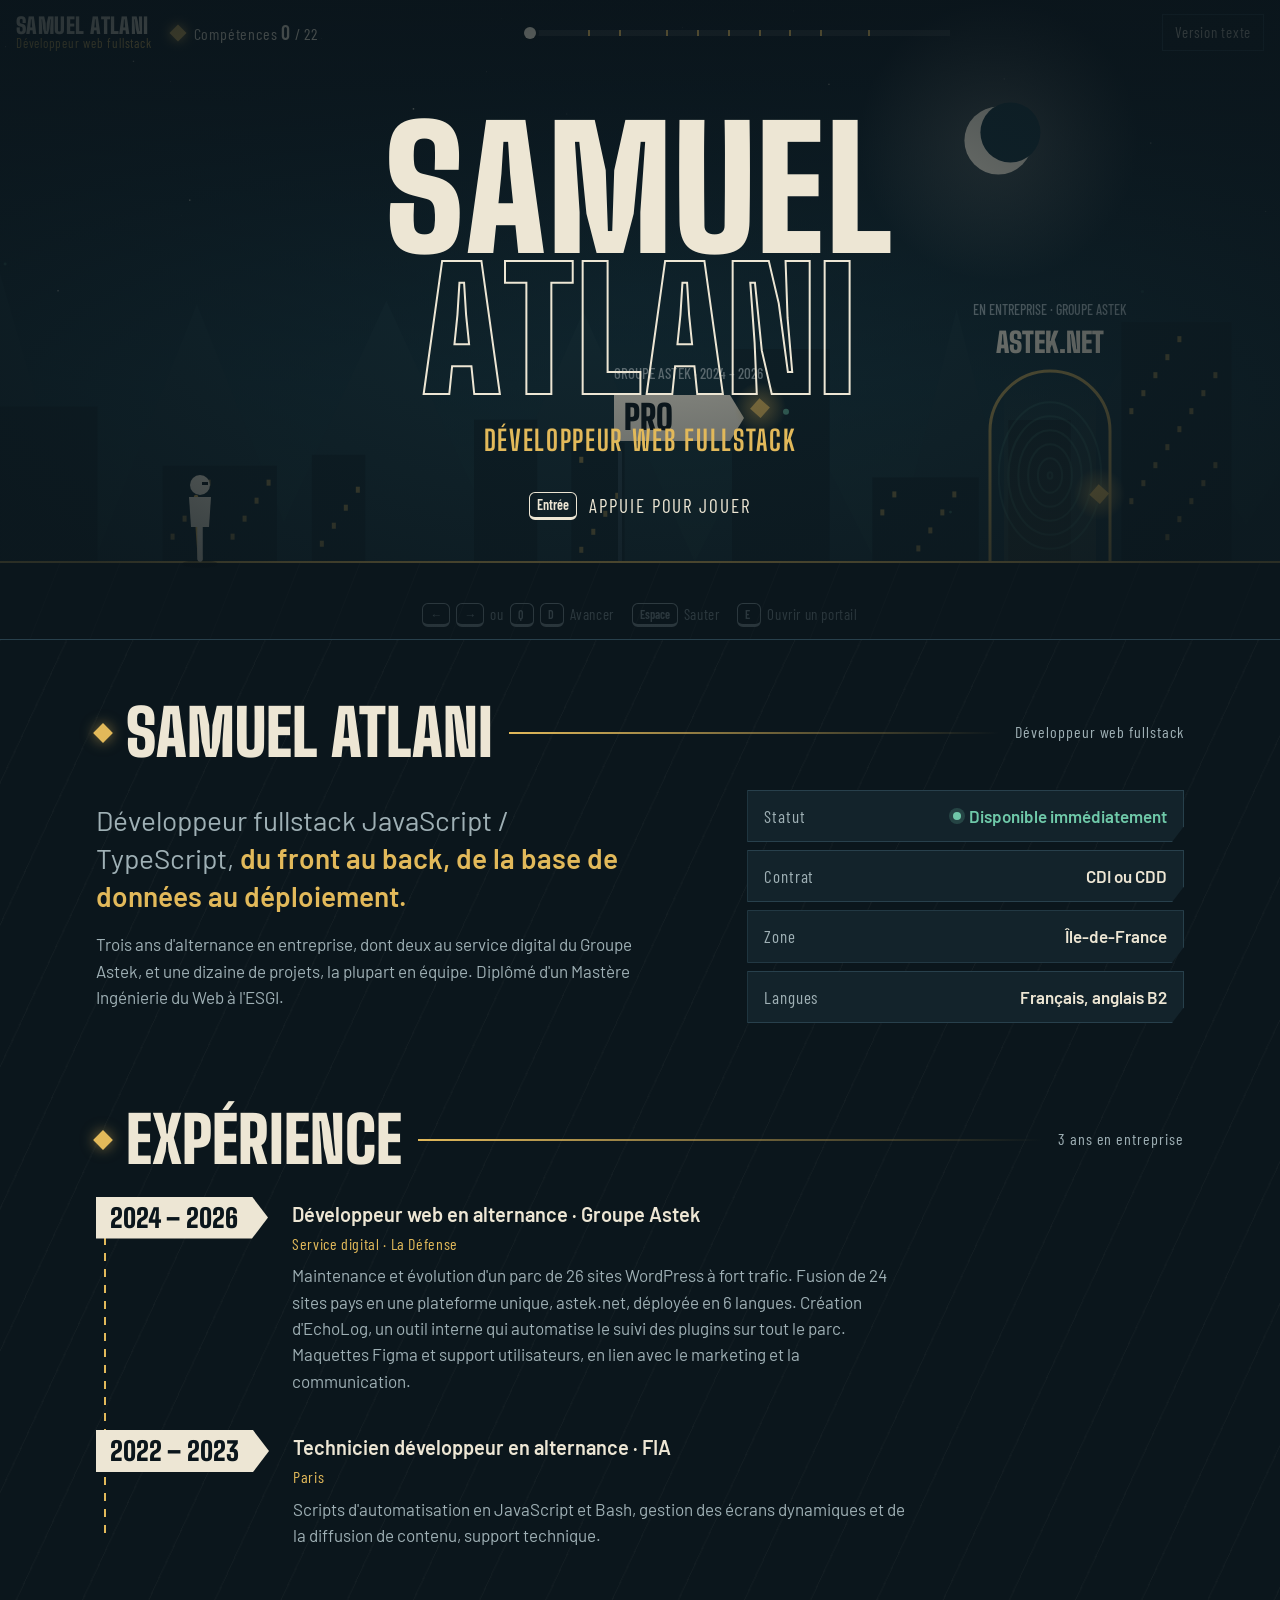
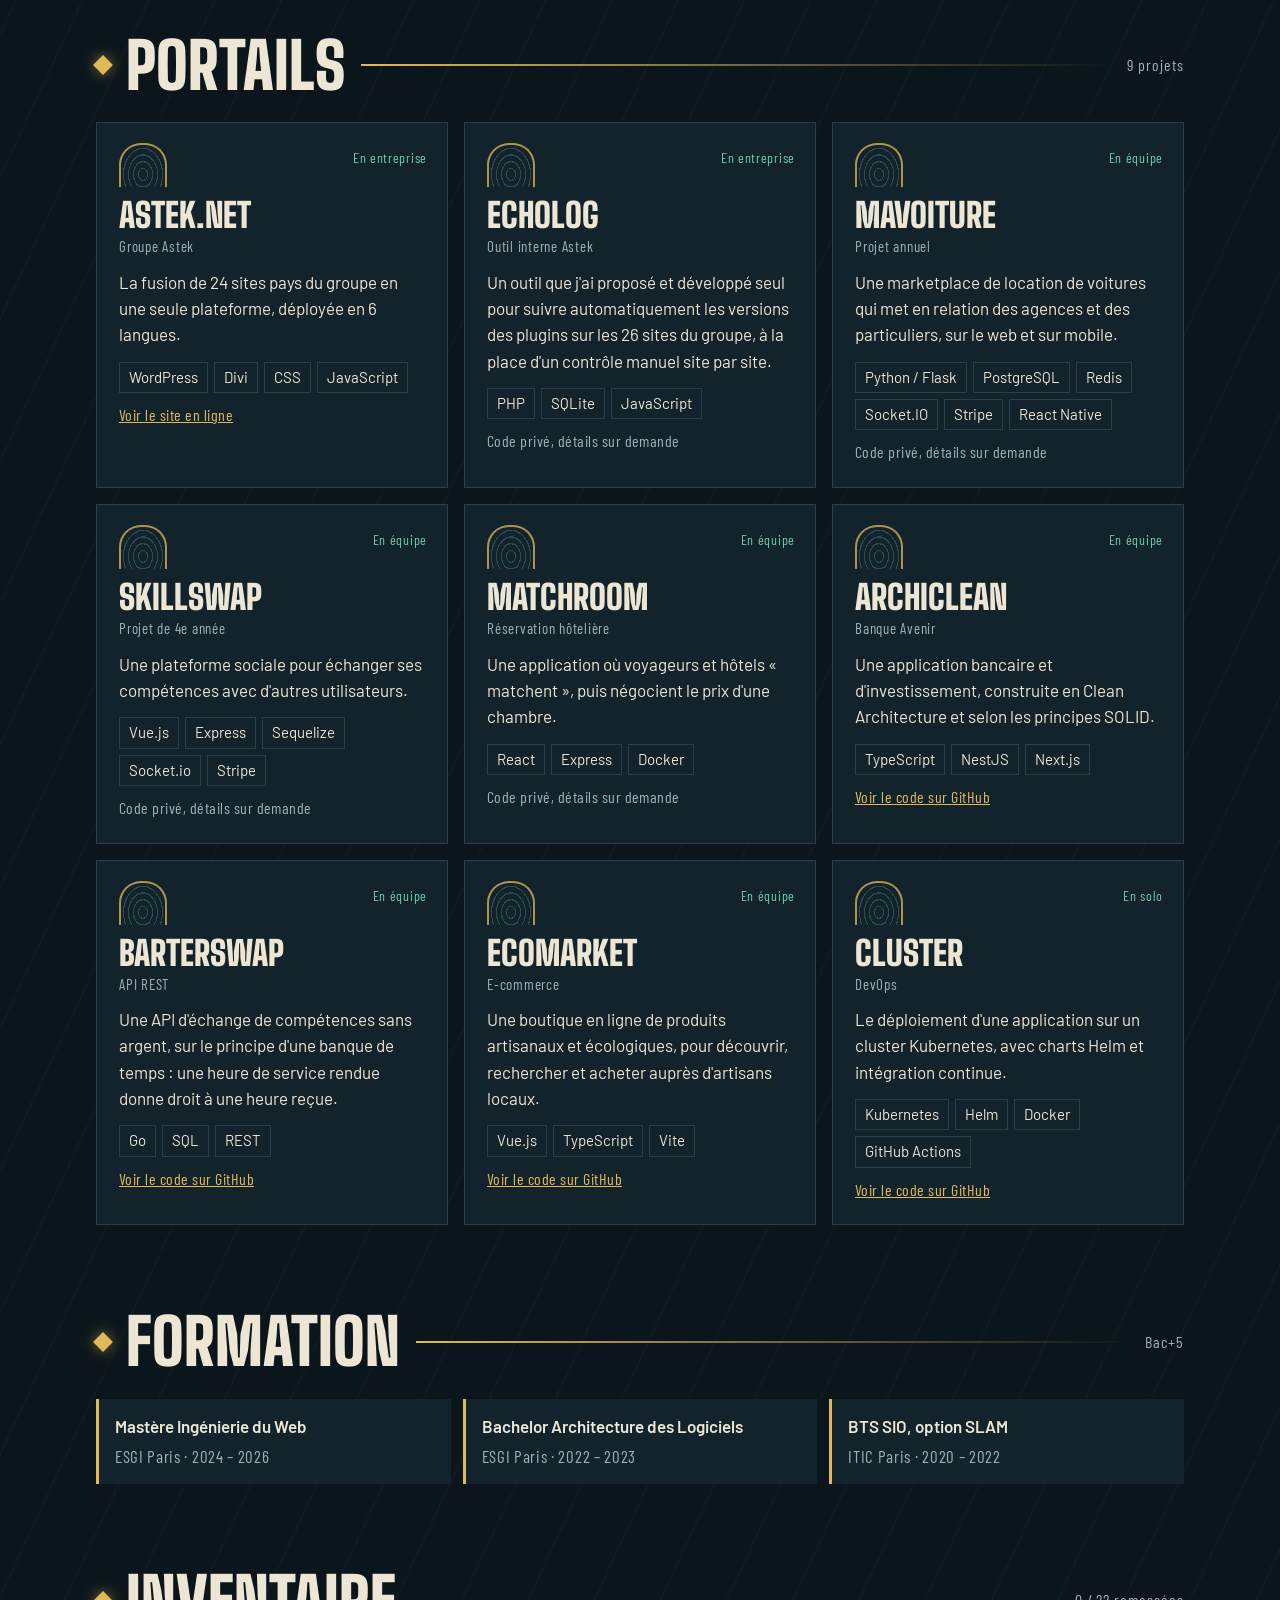
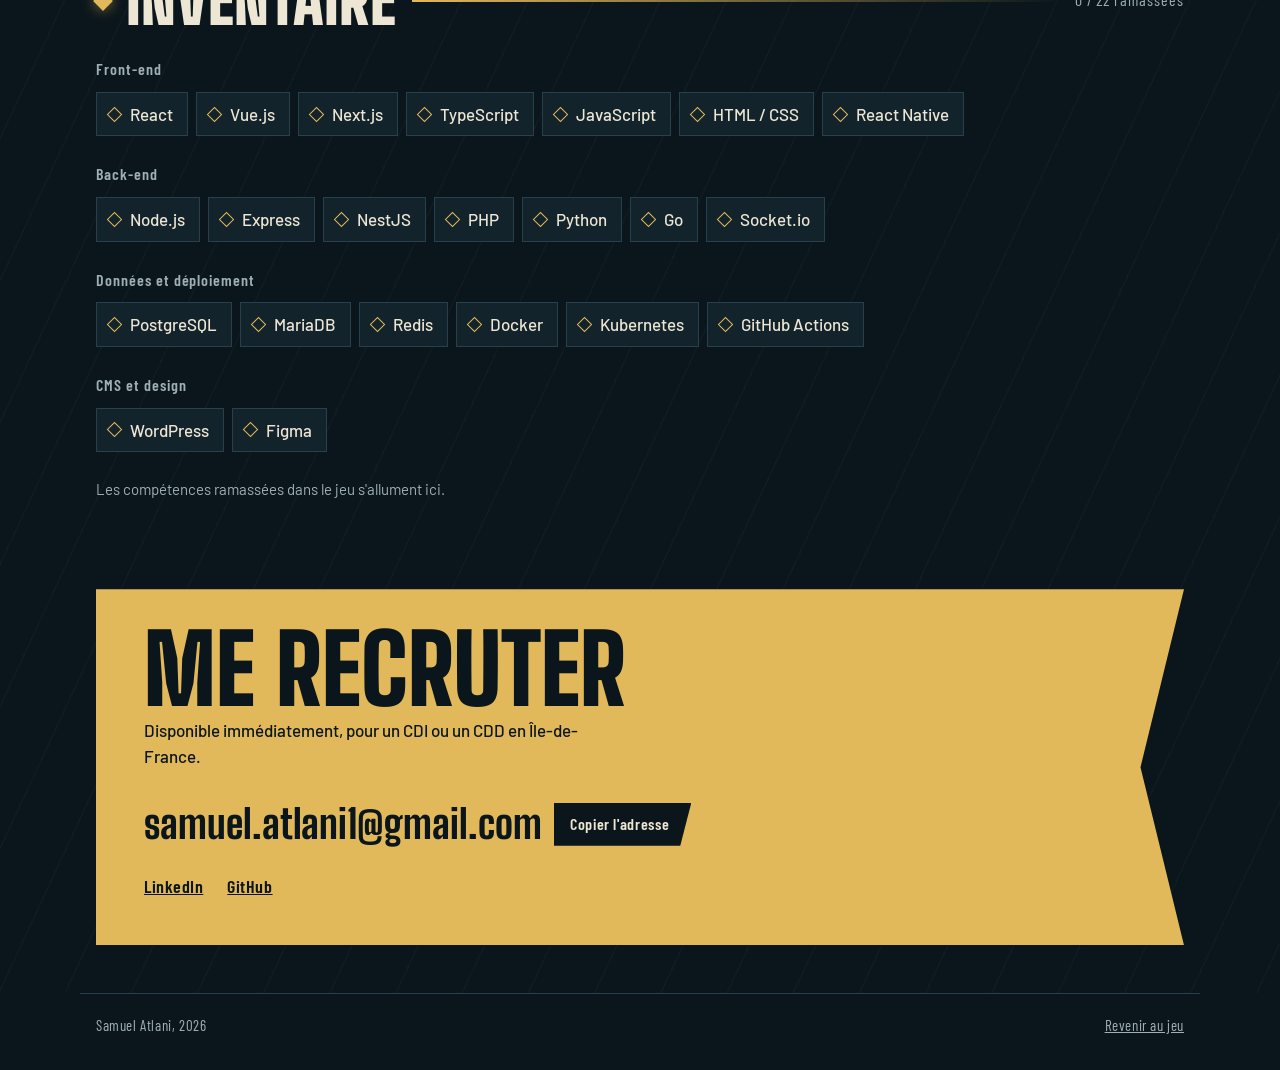
<file: index.html>
<!doctype html>
<html lang="fr">
<head>
<meta charset="utf-8">
<meta name="viewport" content="width=device-width, initial-scale=1, viewport-fit=cover">
<title>Samuel Atlani · Développeur web fullstack</title>
<meta name="description" content="Samuel Atlani, développeur web fullstack junior en Île-de-France. Portfolio jouable : projets, expérience et compétences.">
<meta property="og:title" content="Samuel Atlani · Développeur web fullstack">
<meta property="og:description" content="Portfolio jouable : avance dans le niveau et ouvre les portails pour découvrir mes projets.">
<link rel="icon" href="assets/favicon.svg" type="image/svg+xml">
<link rel="preconnect" href="https://fonts.googleapis.com">
<link rel="preconnect" href="https://fonts.gstatic.com" crossorigin>
<link rel="stylesheet" href="https://fonts.googleapis.com/css2?family=Big+Shoulders+Display:wght@700;800;900&family=Barlow:wght@400;500;600&family=Barlow+Condensed:wght@500;600&display=swap">
<link rel="stylesheet" href="assets/css/style.css">
</head>
<body>
<section class="game" id="game" aria-label="Portfolio jouable : avance avec les flèches, ouvre les portails pour voir les projets">
  <canvas id="cv"></canvas>

  <div class="hud">
    <div class="left"><div class="who"><b>Samuel Atlani</b><span>Développeur web fullstack</span></div><div class="count" aria-live="polite"><i></i><span><span class="lbl">Compétences </span><b id="got">0</b> / <span id="tot">0</span></span></div></div>
    <div class="map" id="map" aria-hidden="true"><span id="dot"></span></div>
    <a class="skip" href="#lecture">Version texte</a>
  </div>

  <button class="prompt" id="prompt" type="button" hidden><span class="key kbd">E</span><span id="ptxt">Ouvrir</span></button>
  <div class="toast" id="toast" aria-live="polite"></div>

  <div class="help" id="help">
    <span><span class="key">←</span><span class="key">→</span> ou <span class="key">Q</span><span class="key">D</span> Avancer</span>
    <span><span class="key">Espace</span> Sauter</span>
    <span><span class="key">E</span> Ouvrir un portail</span>
  </div>
  <div class="pad l"><button id="bl" type="button" aria-label="Aller à gauche">◀</button><button id="br" type="button" aria-label="Aller à droite">▶</button></div>
  <div class="pad r"><button id="bj" type="button" aria-label="Sauter">⤒</button></div>

  <div class="card" id="card" hidden role="dialog" aria-modal="true" aria-labelledby="ctitle">
    <article id="cbody"></article>
  </div>

  <div class="intro" id="intro">
    <h1 id="logo" aria-label="Samuel Atlani"></h1>
    <p class="sub">Développeur web fullstack</p>
    <button class="go" id="go" type="button"><span class="key kbd">Entrée</span><span class="blink"><span class="kbd">Appuie pour jouer</span><span class="touch">Touche pour jouer</span></span></button>
  </div>
</section>

<main class="read" id="lecture">
  <div class="wrap">
    <section aria-labelledby="h-about">
      <div class="shead"><i></i><h2 id="h-about">Samuel Atlani</h2><hr><small>Développeur web fullstack</small></div>
      <div class="about">
        <div>
          <p class="big">Développeur fullstack JavaScript / TypeScript, <b>du front au back, de la base de données au déploiement.</b></p>
          <p>Trois ans d'alternance en entreprise, dont deux au service digital du Groupe Astek, et une dizaine de projets, la plupart en équipe. Diplômé d'un Mastère Ingénierie du Web à l'ESGI.</p>
        </div>
        <ul class="stats">
          <li class="ok"><span>Statut</span><b>Disponible immédiatement</b></li>
          <li><span>Contrat</span><b>CDI ou CDD</b></li>
          <li><span>Zone</span><b>Île-de-France</b></li>
          <li><span>Langues</span><b>Français, anglais B2</b></li>
        </ul>
      </div>
    </section>

    <section aria-labelledby="h-exp">
      <div class="shead"><i></i><h2 id="h-exp">Expérience</h2><hr><small>3 ans en entreprise</small></div>
      <ol class="road">
        <li><span class="plate">2024 – 2026</span><div><h3>Développeur web en alternance · Groupe Astek</h3><div class="sub">Service digital · La Défense</div><p>Maintenance et évolution d'un parc de 26 sites WordPress à fort trafic. Fusion de 24 sites pays en une plateforme unique, astek.net, déployée en 6 langues. Création d'EchoLog, un outil interne qui automatise le suivi des plugins sur tout le parc. Maquettes Figma et support utilisateurs, en lien avec le marketing et la communication.</p></div></li>
        <li><span class="plate">2022 – 2023</span><div><h3>Technicien développeur en alternance · FIA</h3><div class="sub">Paris</div><p>Scripts d'automatisation en JavaScript et Bash, gestion des écrans dynamiques et de la diffusion de contenu, support technique.</p></div></li>
      </ol>
    </section>

    <section aria-labelledby="h-proj">
      <div class="shead"><i></i><h2 id="h-proj">Portails</h2><hr><small id="pcount"></small></div>
      <ul class="plist" id="plist"></ul>
    </section>

    <section aria-labelledby="h-edu">
      <div class="shead"><i></i><h2 id="h-edu">Formation</h2><hr><small>Bac+5</small></div>
      <ul class="edu">
        <li><b>Mastère Ingénierie du Web</b><span>ESGI Paris · 2024 – 2026</span></li>
        <li><b>Bachelor Architecture des Logiciels</b><span>ESGI Paris · 2022 – 2023</span></li>
        <li><b>BTS SIO, option SLAM</b><span>ITIC Paris · 2020 – 2022</span></li>
      </ul>
    </section>

    <section aria-labelledby="h-skills">
      <div class="shead"><i></i><h2 id="h-skills">Inventaire</h2><hr><small id="icount"></small></div>
      <div class="inv" id="skills"></div>
    </section>

    <section aria-labelledby="h-contact" id="contact" class="flag">
      <h2 id="h-contact">Me recruter</h2>
      <p class="lead">Disponible immédiatement, pour un CDI ou un CDD en Île-de-France.</p>
      <div class="mail"><span id="email">samuel.atlani1@gmail.com</span><button class="btn" id="copy" type="button">Copier l'adresse</button></div>
      <div class="links"><a href="https://www.linkedin.com/in/samuel-atlani-118638210">LinkedIn</a><a href="https://github.com/SamEPK">GitHub</a></div>
    </section>
  </div>
</main>
<footer><div class="wrap"><span>Samuel Atlani, 2026</span><a href="#game">Revenir au jeu</a></div></footer>

<script src="assets/js/data.js"></script>
<script src="assets/js/main.js"></script>
</body>
</html>
</file>
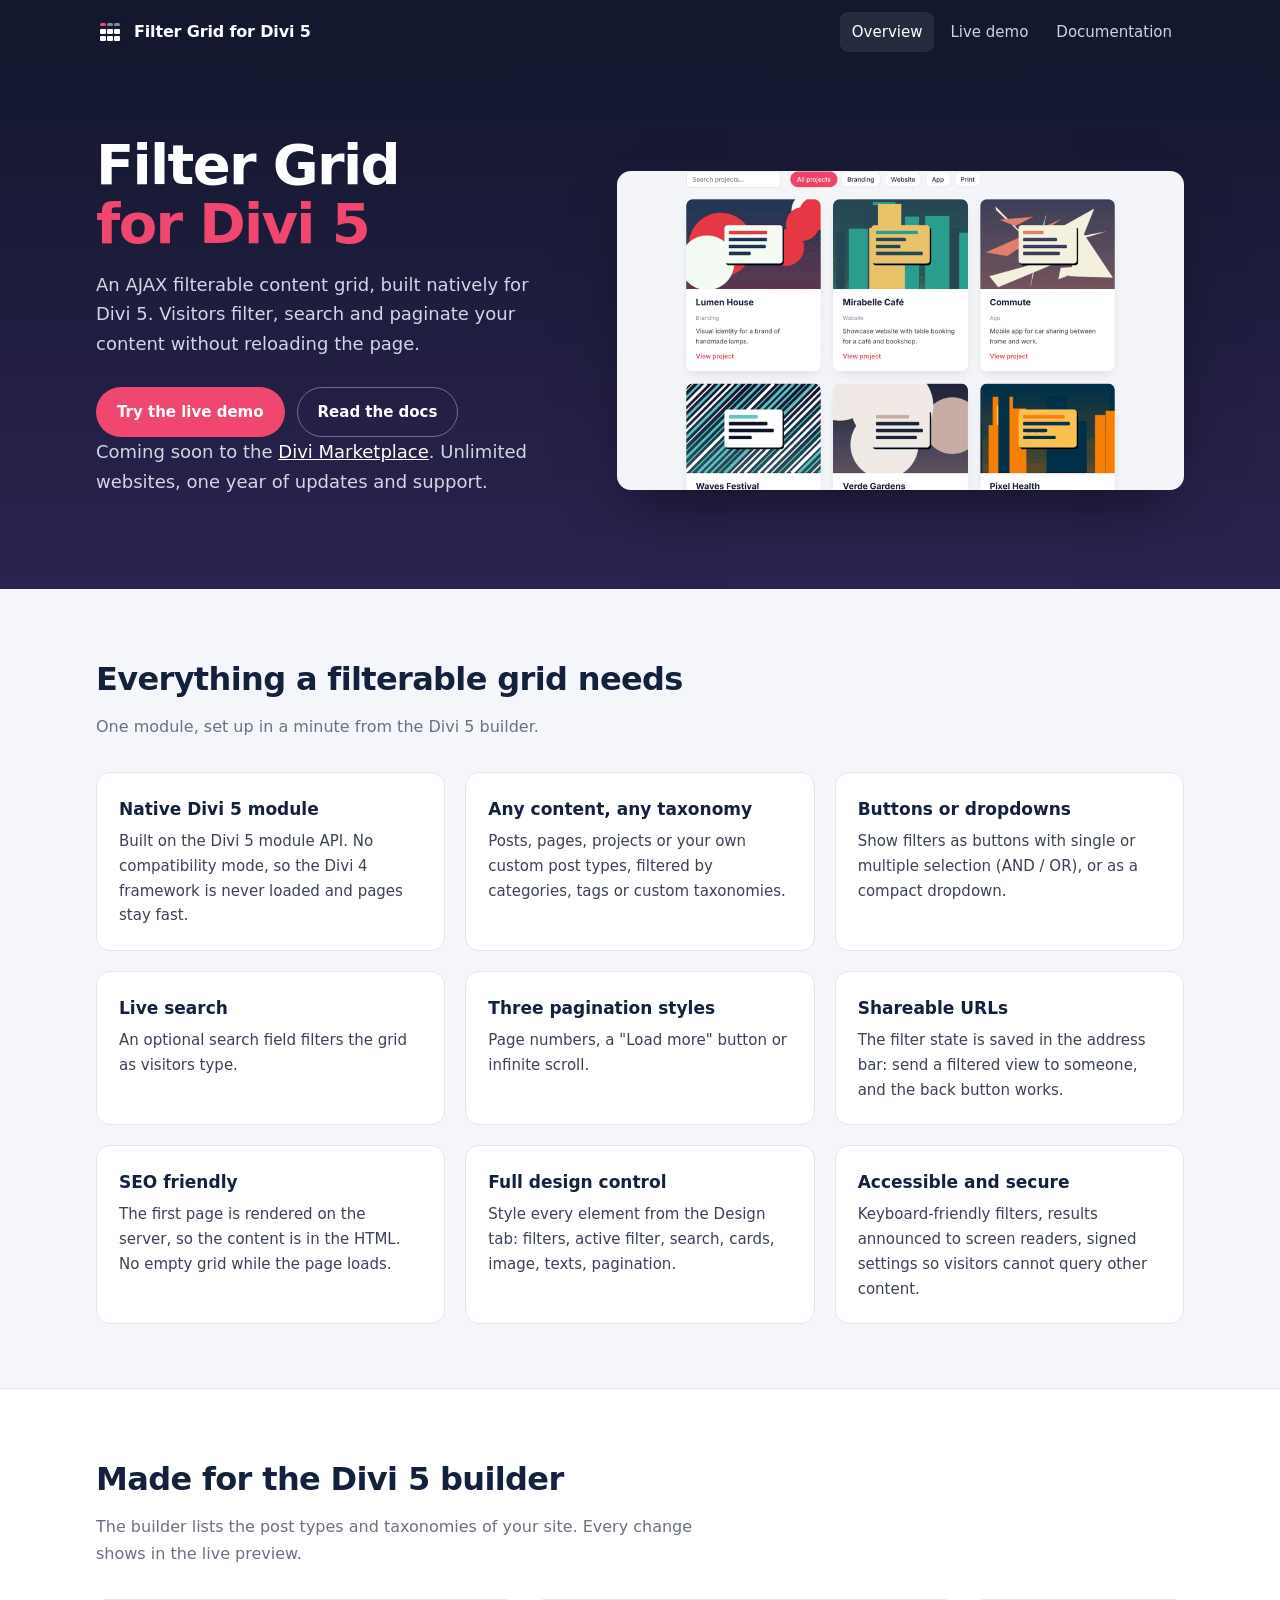
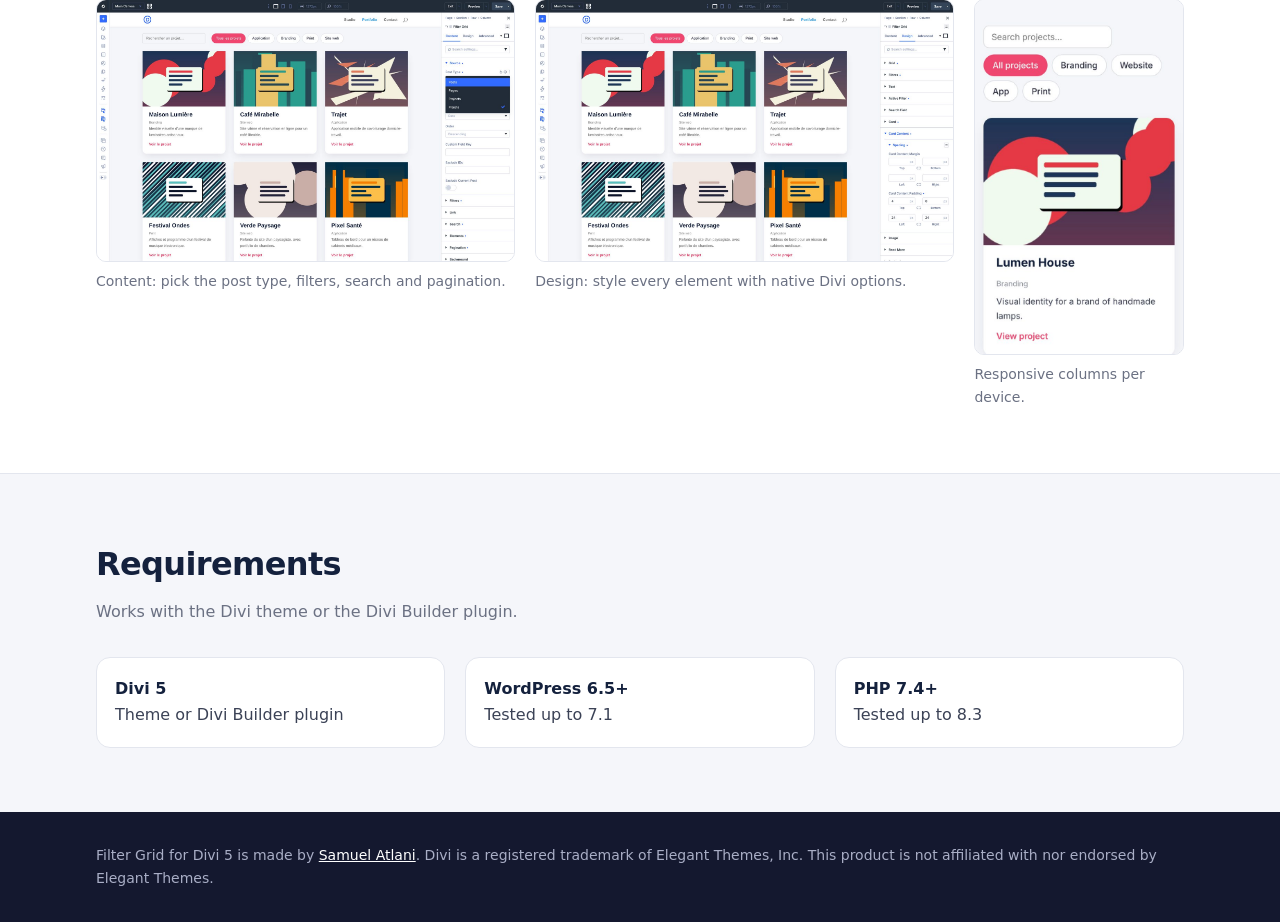
<file: filter-grid/index.html>
<!doctype html>
<html lang="en">
<head>
<meta charset="utf-8">
<meta name="viewport" content="width=device-width, initial-scale=1">
<title>Filter Grid for Divi 5: AJAX filterable grid module</title>
<meta name="description" content="An AJAX filterable content grid built natively for Divi 5: filters, live search, load more and shareable URLs.">
<meta property="og:title" content="Filter Grid for Divi 5: AJAX filterable grid module">
<meta property="og:description" content="An AJAX filterable content grid built natively for Divi 5: filters, live search, load more and shareable URLs.">
<meta property="og:image" content="https://samepk.fr/filter-grid/assets/img/og.jpg">
<link rel="icon" href="data:image/svg+xml,%3Csvg xmlns='http://www.w3.org/2000/svg' viewBox='0 0 28 28'%3E%3Crect width='28' height='28' rx='6' fill='%2314182f'/%3E%3Crect x='4' y='5' width='6' height='3' rx='1.5' fill='%23ef476f'/%3E%3Crect x='11' y='5' width='6' height='3' rx='1.5' fill='%23ffffff' opacity='.5'/%3E%3Crect x='18' y='5' width='6' height='3' rx='1.5' fill='%23ffffff' opacity='.5'/%3E%3Crect x='4' y='11' width='6' height='5' rx='1' fill='%23fff'/%3E%3Crect x='11' y='11' width='6' height='5' rx='1' fill='%23fff'/%3E%3Crect x='18' y='11' width='6' height='5' rx='1' fill='%23fff'/%3E%3Crect x='4' y='18' width='6' height='5' rx='1' fill='%23fff'/%3E%3Crect x='11' y='18' width='6' height='5' rx='1' fill='%23fff'/%3E%3Crect x='18' y='18' width='6' height='5' rx='1' fill='%23fff'/%3E%3C/svg%3E">
<link rel="stylesheet" href="assets/site.css">

</head>
<body>
<header class="top"><div class="wrap"><a class="brand" href=""><img src="data:image/svg+xml,%3Csvg xmlns='http://www.w3.org/2000/svg' viewBox='0 0 28 28'%3E%3Crect width='28' height='28' rx='6' fill='%2314182f'/%3E%3Crect x='4' y='5' width='6' height='3' rx='1.5' fill='%23ef476f'/%3E%3Crect x='11' y='5' width='6' height='3' rx='1.5' fill='%23ffffff' opacity='.5'/%3E%3Crect x='18' y='5' width='6' height='3' rx='1.5' fill='%23ffffff' opacity='.5'/%3E%3Crect x='4' y='11' width='6' height='5' rx='1' fill='%23fff'/%3E%3Crect x='11' y='11' width='6' height='5' rx='1' fill='%23fff'/%3E%3Crect x='18' y='11' width='6' height='5' rx='1' fill='%23fff'/%3E%3Crect x='4' y='18' width='6' height='5' rx='1' fill='%23fff'/%3E%3Crect x='11' y='18' width='6' height='5' rx='1' fill='%23fff'/%3E%3Crect x='18' y='18' width='6' height='5' rx='1' fill='%23fff'/%3E%3C/svg%3E" alt="">Filter Grid for Divi 5</a><nav aria-label="Main"><a href="" aria-current="page">Overview</a><a href="demo/">Live demo</a><a href="docs/">Documentation</a></nav></div></header>

<section class="hero"><div class="wrap">
  <div>
    <h1>Filter Grid<br><span>for Divi 5</span></h1>
    <p>An AJAX filterable content grid, built natively for Divi 5. Visitors filter, search and paginate your content without reloading the page.</p>
    <div class="ctas"><a class="btn btn-primary" href="demo/">Try the live demo</a><a class="btn btn-ghost" href="docs/">Read the docs</a></div>
    <p class="note">Coming soon to the <a href="https://www.elegantthemes.com/marketplace/" style="color:#fff">Divi Marketplace</a>. Unlimited websites, one year of updates and support.</p>
  </div>
  <figure><img src="assets/img/demo.gif" width="960" height="540" alt="A portfolio grid being filtered by project type, then searched for a word."></figure>
</div></section>
<section class="block"><div class="wrap">
  <h2>Everything a filterable grid needs</h2>
  <p class="lead">One module, set up in a minute from the Divi 5 builder.</p>
  <div class="features"><div class="feature"><h3>Native Divi 5 module</h3><p>Built on the Divi 5 module API. No compatibility mode, so the Divi 4 framework is never loaded and pages stay fast.</p></div><div class="feature"><h3>Any content, any taxonomy</h3><p>Posts, pages, projects or your own custom post types, filtered by categories, tags or custom taxonomies.</p></div><div class="feature"><h3>Buttons or dropdowns</h3><p>Show filters as buttons with single or multiple selection (AND / OR), or as a compact dropdown.</p></div><div class="feature"><h3>Live search</h3><p>An optional search field filters the grid as visitors type.</p></div><div class="feature"><h3>Three pagination styles</h3><p>Page numbers, a &quot;Load more&quot; button or infinite scroll.</p></div><div class="feature"><h3>Shareable URLs</h3><p>The filter state is saved in the address bar: send a filtered view to someone, and the back button works.</p></div><div class="feature"><h3>SEO friendly</h3><p>The first page is rendered on the server, so the content is in the HTML. No empty grid while the page loads.</p></div><div class="feature"><h3>Full design control</h3><p>Style every element from the Design tab: filters, active filter, search, cards, image, texts, pagination.</p></div><div class="feature"><h3>Accessible and secure</h3><p>Keyboard-friendly filters, results announced to screen readers, signed settings so visitors cannot query other content.</p></div></div>
</div></section>
<section class="block" style="background:#fff;border-top:1px solid var(--line);border-bottom:1px solid var(--line)"><div class="wrap">
  <h2>Made for the Divi 5 builder</h2>
  <p class="lead">The builder lists the post types and taxonomies of your site. Every change shows in the live preview.</p>
  <div class="shots">
    <figure><img src="assets/img/builder-content.jpg" width="1600" height="1000" alt="Divi 5 builder with the Filter Grid settings open on the post type list." loading="lazy"><figcaption>Content: pick the post type, filters, search and pagination.</figcaption></figure>
    <figure><img src="assets/img/builder-design.jpg" width="1600" height="1000" alt="Divi 5 builder with the Filter Grid design options open." loading="lazy"><figcaption>Design: style every element with native Divi options.</figcaption></figure>
    <figure><img src="assets/img/mobile.jpg" width="600" height="1021" alt="The grid on a phone." loading="lazy"><figcaption>Responsive columns per device.</figcaption></figure>
  </div>
</div></section>
<section class="block"><div class="wrap">
  <h2>Requirements</h2>
  <p class="lead">Works with the Divi theme or the Divi Builder plugin.</p>
  <div class="req"><div><b>Divi 5</b>Theme or Divi Builder plugin</div><div><b>WordPress 6.5+</b>Tested up to 7.1</div><div><b>PHP 7.4+</b>Tested up to 8.3</div></div>
</div></section>

<footer><div class="wrap">Filter Grid for Divi 5 is made by <a href="https://samepk.fr">Samuel Atlani</a>. Divi is a registered trademark of Elegant Themes, Inc. This product is not affiliated with nor endorsed by Elegant Themes.</div></footer>
</body>
</html>
</file>
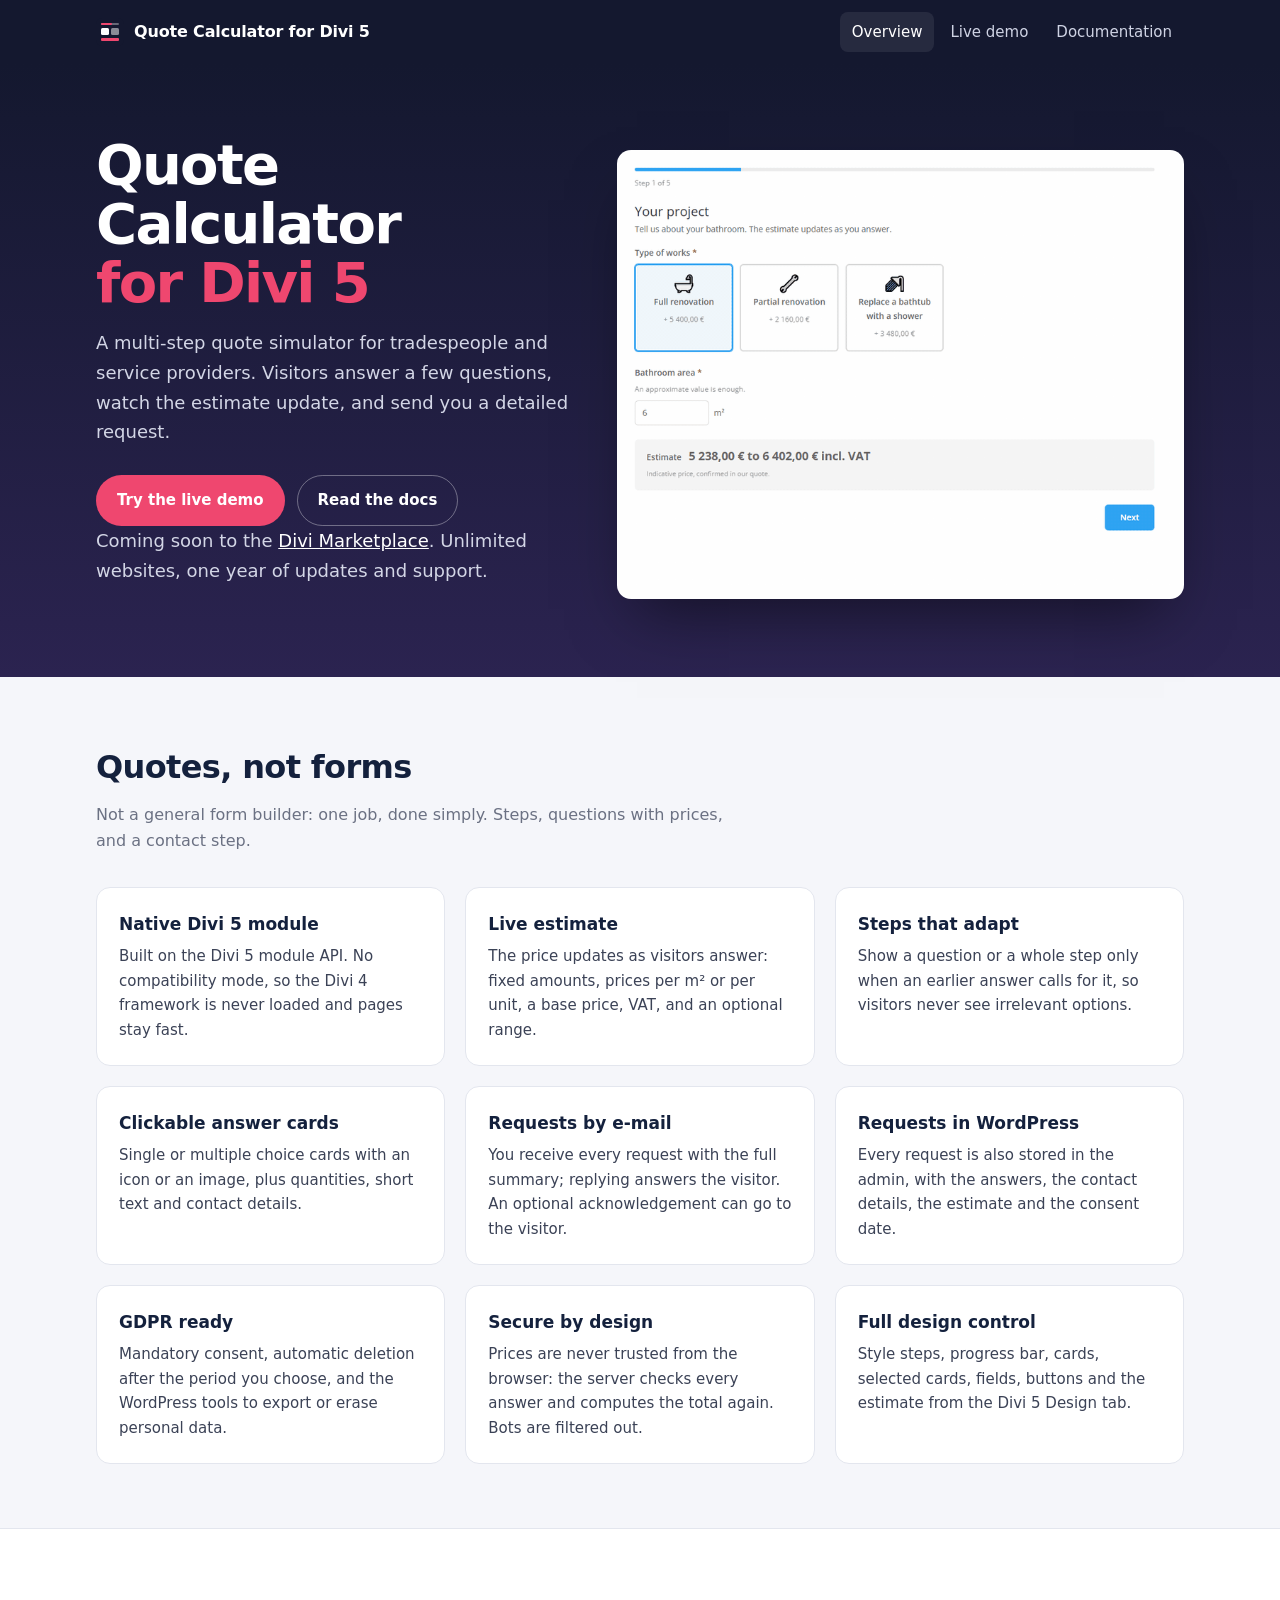
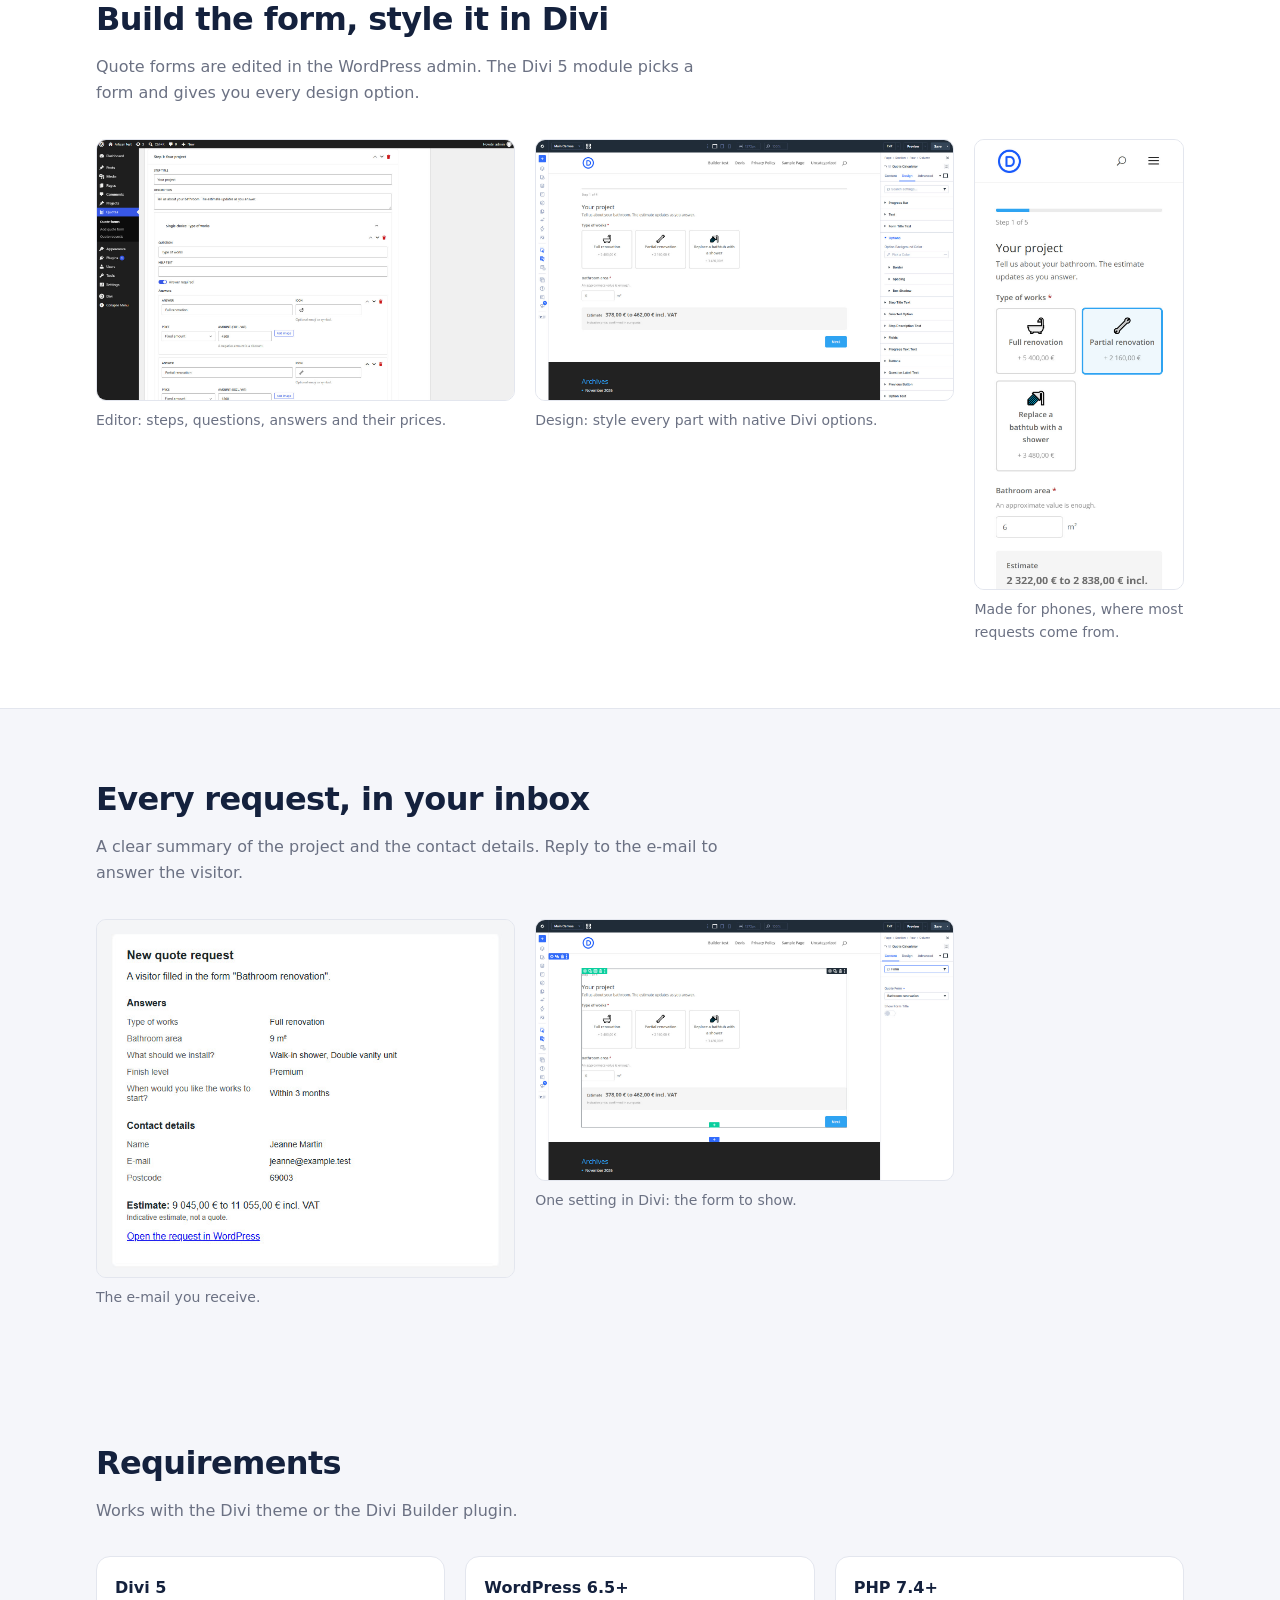
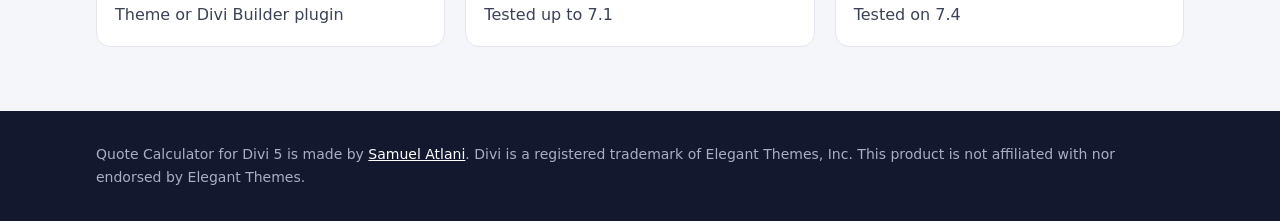
<file: quote-calculator/index.html>
<!doctype html>
<html lang="en">
<head>
<meta charset="utf-8">
<meta name="viewport" content="width=device-width, initial-scale=1">
<title>Quote Calculator for Divi 5: multi-step quote and estimate module</title>
<meta name="description" content="A multi-step quote calculator built natively for Divi 5: live price estimate, conditional steps, requests by e-mail and in the admin, GDPR tools.">
<meta property="og:title" content="Quote Calculator for Divi 5: multi-step quote and estimate module">
<meta property="og:description" content="A multi-step quote calculator built natively for Divi 5: live price estimate, conditional steps, requests by e-mail and in the admin, GDPR tools.">
<meta property="og:image" content="https://samepk.fr/quote-calculator/assets/img/og.jpg">
<link rel="icon" href="data:image/svg+xml,%3Csvg xmlns='http://www.w3.org/2000/svg' viewBox='0 0 28 28'%3E%3Crect width='28' height='28' rx='6' fill='%2314182f'/%3E%3Crect x='5' y='5' width='18' height='2' rx='1' fill='%23ffffff' opacity='.35'/%3E%3Crect x='5' y='5' width='11' height='2' rx='1' fill='%23ef476f'/%3E%3Crect x='5' y='10' width='8' height='7' rx='1.5' fill='%23fff'/%3E%3Crect x='15' y='10' width='8' height='7' rx='1.5' fill='%23fff' opacity='.5'/%3E%3Crect x='5' y='20' width='18' height='3' rx='1' fill='%23ef476f'/%3E%3C/svg%3E">
<link rel="stylesheet" href="assets/site.css">

</head>
<body>
<header class="top"><div class="wrap"><a class="brand" href="./"><img src="data:image/svg+xml,%3Csvg xmlns='http://www.w3.org/2000/svg' viewBox='0 0 28 28'%3E%3Crect width='28' height='28' rx='6' fill='%2314182f'/%3E%3Crect x='5' y='5' width='18' height='2' rx='1' fill='%23ffffff' opacity='.35'/%3E%3Crect x='5' y='5' width='11' height='2' rx='1' fill='%23ef476f'/%3E%3Crect x='5' y='10' width='8' height='7' rx='1.5' fill='%23fff'/%3E%3Crect x='15' y='10' width='8' height='7' rx='1.5' fill='%23fff' opacity='.5'/%3E%3Crect x='5' y='20' width='18' height='3' rx='1' fill='%23ef476f'/%3E%3C/svg%3E" alt="">Quote Calculator for Divi 5</a><nav aria-label="Main"><a href="./" aria-current="page">Overview</a><a href="demo/">Live demo</a><a href="docs/">Documentation</a></nav></div></header>

<section class="hero"><div class="wrap">
  <div>
    <h1>Quote Calculator<br><span>for Divi 5</span></h1>
    <p>A multi-step quote simulator for tradespeople and service providers. Visitors answer a few questions, watch the estimate update, and send you a detailed request.</p>
    <div class="ctas"><a class="btn btn-primary" href="demo/">Try the live demo</a><a class="btn btn-ghost" href="docs/">Read the docs</a></div>
    <p class="note">Coming soon to the <a href="https://www.elegantthemes.com/marketplace/" style="color:#fff">Divi Marketplace</a>. Unlimited websites, one year of updates and support.</p>
  </div>
  <figure><img src="assets/img/demo.gif" width="800" height="633" alt="A bathroom renovation quote: the visitor picks the type of works and the area, adds equipment and a finish level, enters contact details and sends the request. The estimate updates at each step."></figure>
</div></section>
<section class="block"><div class="wrap">
  <h2>Quotes, not forms</h2>
  <p class="lead">Not a general form builder: one job, done simply. Steps, questions with prices, and a contact step.</p>
  <div class="features"><div class="feature"><h3>Native Divi 5 module</h3><p>Built on the Divi 5 module API. No compatibility mode, so the Divi 4 framework is never loaded and pages stay fast.</p></div><div class="feature"><h3>Live estimate</h3><p>The price updates as visitors answer: fixed amounts, prices per m² or per unit, a base price, VAT, and an optional range.</p></div><div class="feature"><h3>Steps that adapt</h3><p>Show a question or a whole step only when an earlier answer calls for it, so visitors never see irrelevant options.</p></div><div class="feature"><h3>Clickable answer cards</h3><p>Single or multiple choice cards with an icon or an image, plus quantities, short text and contact details.</p></div><div class="feature"><h3>Requests by e-mail</h3><p>You receive every request with the full summary; replying answers the visitor. An optional acknowledgement can go to the visitor.</p></div><div class="feature"><h3>Requests in WordPress</h3><p>Every request is also stored in the admin, with the answers, the contact details, the estimate and the consent date.</p></div><div class="feature"><h3>GDPR ready</h3><p>Mandatory consent, automatic deletion after the period you choose, and the WordPress tools to export or erase personal data.</p></div><div class="feature"><h3>Secure by design</h3><p>Prices are never trusted from the browser: the server checks every answer and computes the total again. Bots are filtered out.</p></div><div class="feature"><h3>Full design control</h3><p>Style steps, progress bar, cards, selected cards, fields, buttons and the estimate from the Divi 5 Design tab.</p></div></div>
</div></section>
<section class="block" style="background:#fff;border-top:1px solid var(--line);border-bottom:1px solid var(--line)"><div class="wrap">
  <h2>Build the form, style it in Divi</h2>
  <p class="lead">Quote forms are edited in the WordPress admin. The Divi 5 module picks a form and gives you every design option.</p>
  <div class="shots">
    <figure><img src="assets/img/editor.jpg" width="1600" height="1000" alt="The quote form editor in the WordPress admin, with a question and its priced answers open." loading="lazy"><figcaption>Editor: steps, questions, answers and their prices.</figcaption></figure>
    <figure><img src="assets/img/builder-design.jpg" width="1600" height="1000" alt="Divi 5 builder with the Quote Calculator design options open." loading="lazy"><figcaption>Design: style every part with native Divi options.</figcaption></figure>
    <figure><img src="assets/img/mobile.jpg" width="780" height="1688" alt="The quote calculator on a phone." loading="lazy"><figcaption>Made for phones, where most requests come from.</figcaption></figure>
  </div>
</div></section>
<section class="block"><div class="wrap">
  <h2>Every request, in your inbox</h2>
  <p class="lead">A clear summary of the project and the contact details. Reply to the e-mail to answer the visitor.</p>
  <div class="shots"><figure><img src="assets/img/email.jpg" width="700" height="600" alt="E-mail received for a new quote request, listing the answers, the contact details and the estimate." loading="lazy"><figcaption>The e-mail you receive.</figcaption></figure>
  <figure><img src="assets/img/builder-content.jpg" width="1600" height="1000" alt="Divi 5 builder with the Quote Calculator content settings: the form to show." loading="lazy"><figcaption>One setting in Divi: the form to show.</figcaption></figure></div>
</div></section>
<section class="block"><div class="wrap">
  <h2>Requirements</h2>
  <p class="lead">Works with the Divi theme or the Divi Builder plugin.</p>
  <div class="req"><div><b>Divi 5</b>Theme or Divi Builder plugin</div><div><b>WordPress 6.5+</b>Tested up to 7.1</div><div><b>PHP 7.4+</b>Tested on 7.4</div></div>
</div></section>

<footer><div class="wrap">Quote Calculator for Divi 5 is made by <a href="https://samepk.fr">Samuel Atlani</a>. Divi is a registered trademark of Elegant Themes, Inc. This product is not affiliated with nor endorsed by Elegant Themes.</div></footer>
</body>
</html>
</file>
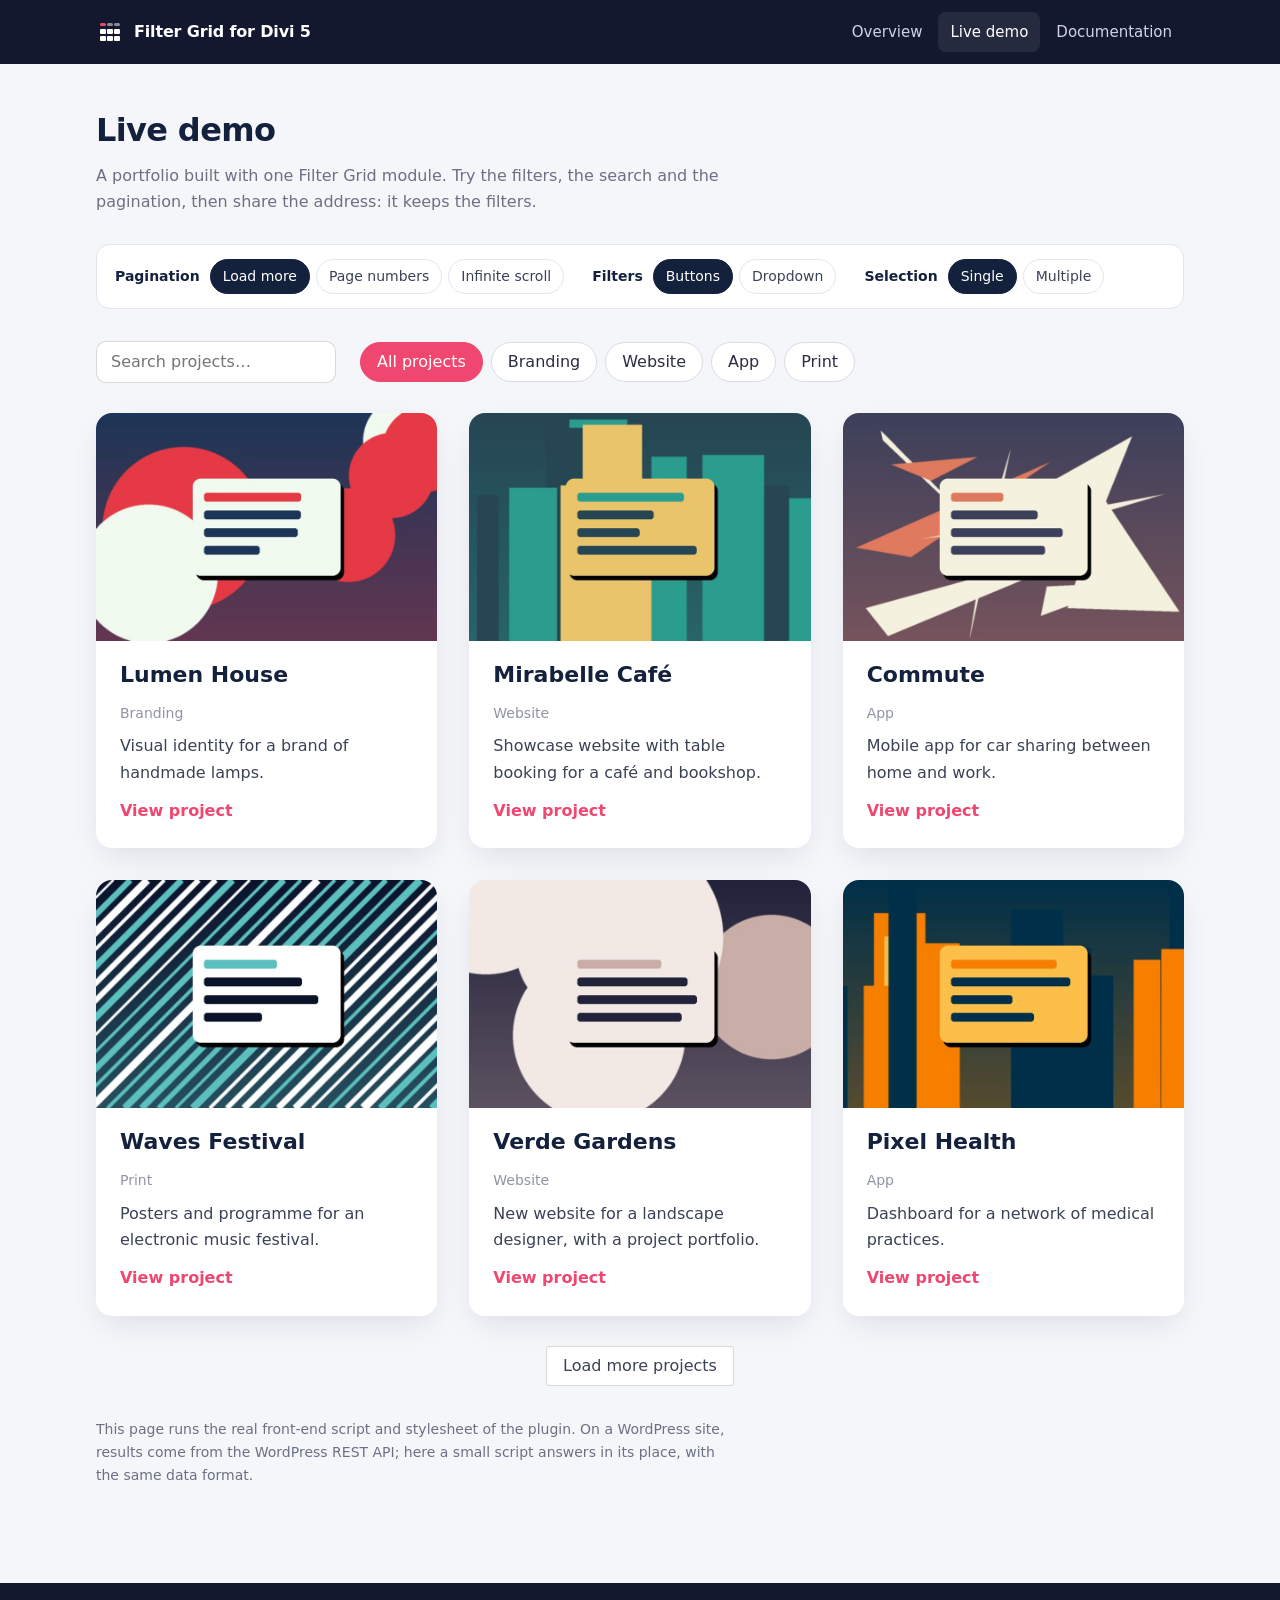
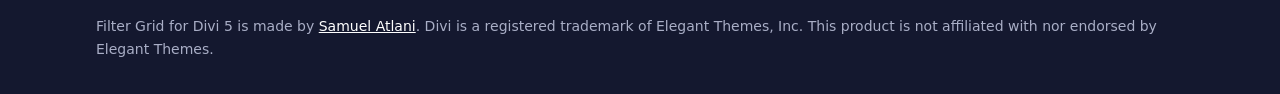
<file: filter-grid/demo/index.html>
<!doctype html>
<html lang="en">
<head>
<meta charset="utf-8">
<meta name="viewport" content="width=device-width, initial-scale=1">
<title>Live demo: Filter Grid for Divi 5</title>
<meta name="description" content="Try the Filter Grid for Divi 5 module: filters, live search and pagination on a portfolio.">
<meta property="og:title" content="Live demo: Filter Grid for Divi 5">
<meta property="og:description" content="Try the Filter Grid for Divi 5 module: filters, live search and pagination on a portfolio.">
<meta property="og:image" content="https://samepk.fr/filter-grid/assets/img/og.jpg">
<link rel="icon" href="data:image/svg+xml,%3Csvg xmlns='http://www.w3.org/2000/svg' viewBox='0 0 28 28'%3E%3Crect width='28' height='28' rx='6' fill='%2314182f'/%3E%3Crect x='4' y='5' width='6' height='3' rx='1.5' fill='%23ef476f'/%3E%3Crect x='11' y='5' width='6' height='3' rx='1.5' fill='%23ffffff' opacity='.5'/%3E%3Crect x='18' y='5' width='6' height='3' rx='1.5' fill='%23ffffff' opacity='.5'/%3E%3Crect x='4' y='11' width='6' height='5' rx='1' fill='%23fff'/%3E%3Crect x='11' y='11' width='6' height='5' rx='1' fill='%23fff'/%3E%3Crect x='18' y='11' width='6' height='5' rx='1' fill='%23fff'/%3E%3Crect x='4' y='18' width='6' height='5' rx='1' fill='%23fff'/%3E%3Crect x='11' y='18' width='6' height='5' rx='1' fill='%23fff'/%3E%3Crect x='18' y='18' width='6' height='5' rx='1' fill='%23fff'/%3E%3C/svg%3E">
<link rel="stylesheet" href="../assets/site.css">
<link rel="stylesheet" href="../assets/d5fg.css">
<style>
.d5fg-demo .d5fg-filter,.d5fg-demo .d5fg-filter-select{background-color:#fff;font-weight:500;color:#2b2d42;border-radius:999px;border:1px solid #d9dce3}
.d5fg-demo .d5fg-filter-select{border-radius:10px;padding:9px 14px}
.d5fg-demo .d5fg-filter.is-active{background-color:#ef476f;color:#fff;border-color:#ef476f}
.d5fg-demo .d5fg-search__input{background:#fff;border-radius:10px;padding:9px 14px}
.d5fg-demo .d5fg-card{background-color:#fff;padding:0 0 24px;border-radius:16px;overflow:hidden;box-shadow:0 12px 32px -8px rgba(20,24,40,.12)}
.d5fg-demo .d5fg-card__body{padding:4px 24px 0}
.d5fg-demo .d5fg-card__title{font-weight:700;color:#14213d;font-size:22px;line-height:1.25}
.d5fg-demo .d5fg-card__more{font-weight:600;color:#ef476f}
.d5fg-demo .d5fg-card__title,.d5fg-demo .d5fg-card__meta,.d5fg-demo .d5fg-card__excerpt p{margin:0}
.d5fg-demo .d5fg-card__title{margin-bottom:6px}
.d5fg-demo .d5fg-card__meta{color:#6b7183}
.d5fg-demo .d5fg-card__more,.d5fg-demo .d5fg-card__title a,.d5fg-demo .d5fg-card__meta a{text-decoration:none}
.d5fg-demo .d5fg-card__more:hover{text-decoration:underline}
.d5fg-demo .d5fg-load-more,.d5fg-demo .d5fg-page{background:#fff}
.d5fg-demo .d5fg-grid{--d5fg-columns:3;--d5fg-gap:32px}
@media (max-width:980px){.d5fg-demo .d5fg-grid{--d5fg-columns:2}}
@media (max-width:767px){.d5fg-demo .d5fg-grid{--d5fg-columns:1}}
</style>
</head>
<body>
<header class="top"><div class="wrap"><a class="brand" href="../"><img src="data:image/svg+xml,%3Csvg xmlns='http://www.w3.org/2000/svg' viewBox='0 0 28 28'%3E%3Crect width='28' height='28' rx='6' fill='%2314182f'/%3E%3Crect x='4' y='5' width='6' height='3' rx='1.5' fill='%23ef476f'/%3E%3Crect x='11' y='5' width='6' height='3' rx='1.5' fill='%23ffffff' opacity='.5'/%3E%3Crect x='18' y='5' width='6' height='3' rx='1.5' fill='%23ffffff' opacity='.5'/%3E%3Crect x='4' y='11' width='6' height='5' rx='1' fill='%23fff'/%3E%3Crect x='11' y='11' width='6' height='5' rx='1' fill='%23fff'/%3E%3Crect x='18' y='11' width='6' height='5' rx='1' fill='%23fff'/%3E%3Crect x='4' y='18' width='6' height='5' rx='1' fill='%23fff'/%3E%3Crect x='11' y='18' width='6' height='5' rx='1' fill='%23fff'/%3E%3Crect x='18' y='18' width='6' height='5' rx='1' fill='%23fff'/%3E%3C/svg%3E" alt="">Filter Grid for Divi 5</a><nav aria-label="Main"><a href="../">Overview</a><a href="../demo/" aria-current="page">Live demo</a><a href="../docs/">Documentation</a></nav></div></header>

<main class="wrap">
  <div class="demo-head"><h1>Live demo</h1><p class="lead" style="margin:0">A portfolio built with one Filter Grid module. Try the filters, the search and the pagination, then share the address: it keeps the filters.</p></div>
  <div class="switches" id="switches"></div>
  <div class="d5fg-demo demo-grid" id="demo-module"></div>
  <p class="lead" style="margin-top:-48px;padding-bottom:64px;font-size:14px">This page runs the real front-end script and stylesheet of the plugin. On a WordPress site, results come from the WordPress REST API; here a small script answers in its place, with the same data format.</p>
</main>
<script>
(function () {
  var p = new URLSearchParams(location.search);
  var layout = p.get('layout') || 'load_more', style = p.get('style') === 'dropdown' ? 'dropdown' : 'buttons', multi = style === 'buttons' && p.get('multi') === '1';
  function href(change) {
    var o = { layout: layout, style: style, multi: multi ? '1' : '' };
    for (var k in change) o[k] = change[k];
    if (o.style === 'dropdown') o.multi = '';
    if (o.layout === 'load_more') o.layout = '';
    if (o.style === 'buttons') o.style = '';
    var q = Object.keys(o).filter(function (k) { return o[k]; }).map(function (k) { return k + '=' + o[k]; }).join('&');
    return './' + (q ? '?' + q : '');
  }
  function group(label, key, opts, current) {
    return '<div><b>' + label + '</b>' + opts.map(function (o) { return '<a href="' + href(Object.fromEntries([[key, o[0]]])) + '"' + (o[0] === current ? ' aria-current="true"' : '') + '>' + o[1] + '</a>'; }).join('') + '</div>';
  }
  var html = group('Pagination', 'layout', [['load_more', 'Load more'], ['numbers', 'Page numbers'], ['infinite', 'Infinite scroll']], layout) +
    group('Filters', 'style', [['buttons', 'Buttons'], ['dropdown', 'Dropdown']], style);
  if (style === 'buttons') html += group('Selection', 'multi', [['', 'Single'], ['1', 'Multiple']], multi ? '1' : '');
  document.getElementById('switches').innerHTML = html;
})();
</script>
<script src="../assets/demo-engine.js"></script>
<script src="../assets/d5fg.js" defer></script>

<footer><div class="wrap">Filter Grid for Divi 5 is made by <a href="https://samepk.fr">Samuel Atlani</a>. Divi is a registered trademark of Elegant Themes, Inc. This product is not affiliated with nor endorsed by Elegant Themes.</div></footer>
</body>
</html>
</file>
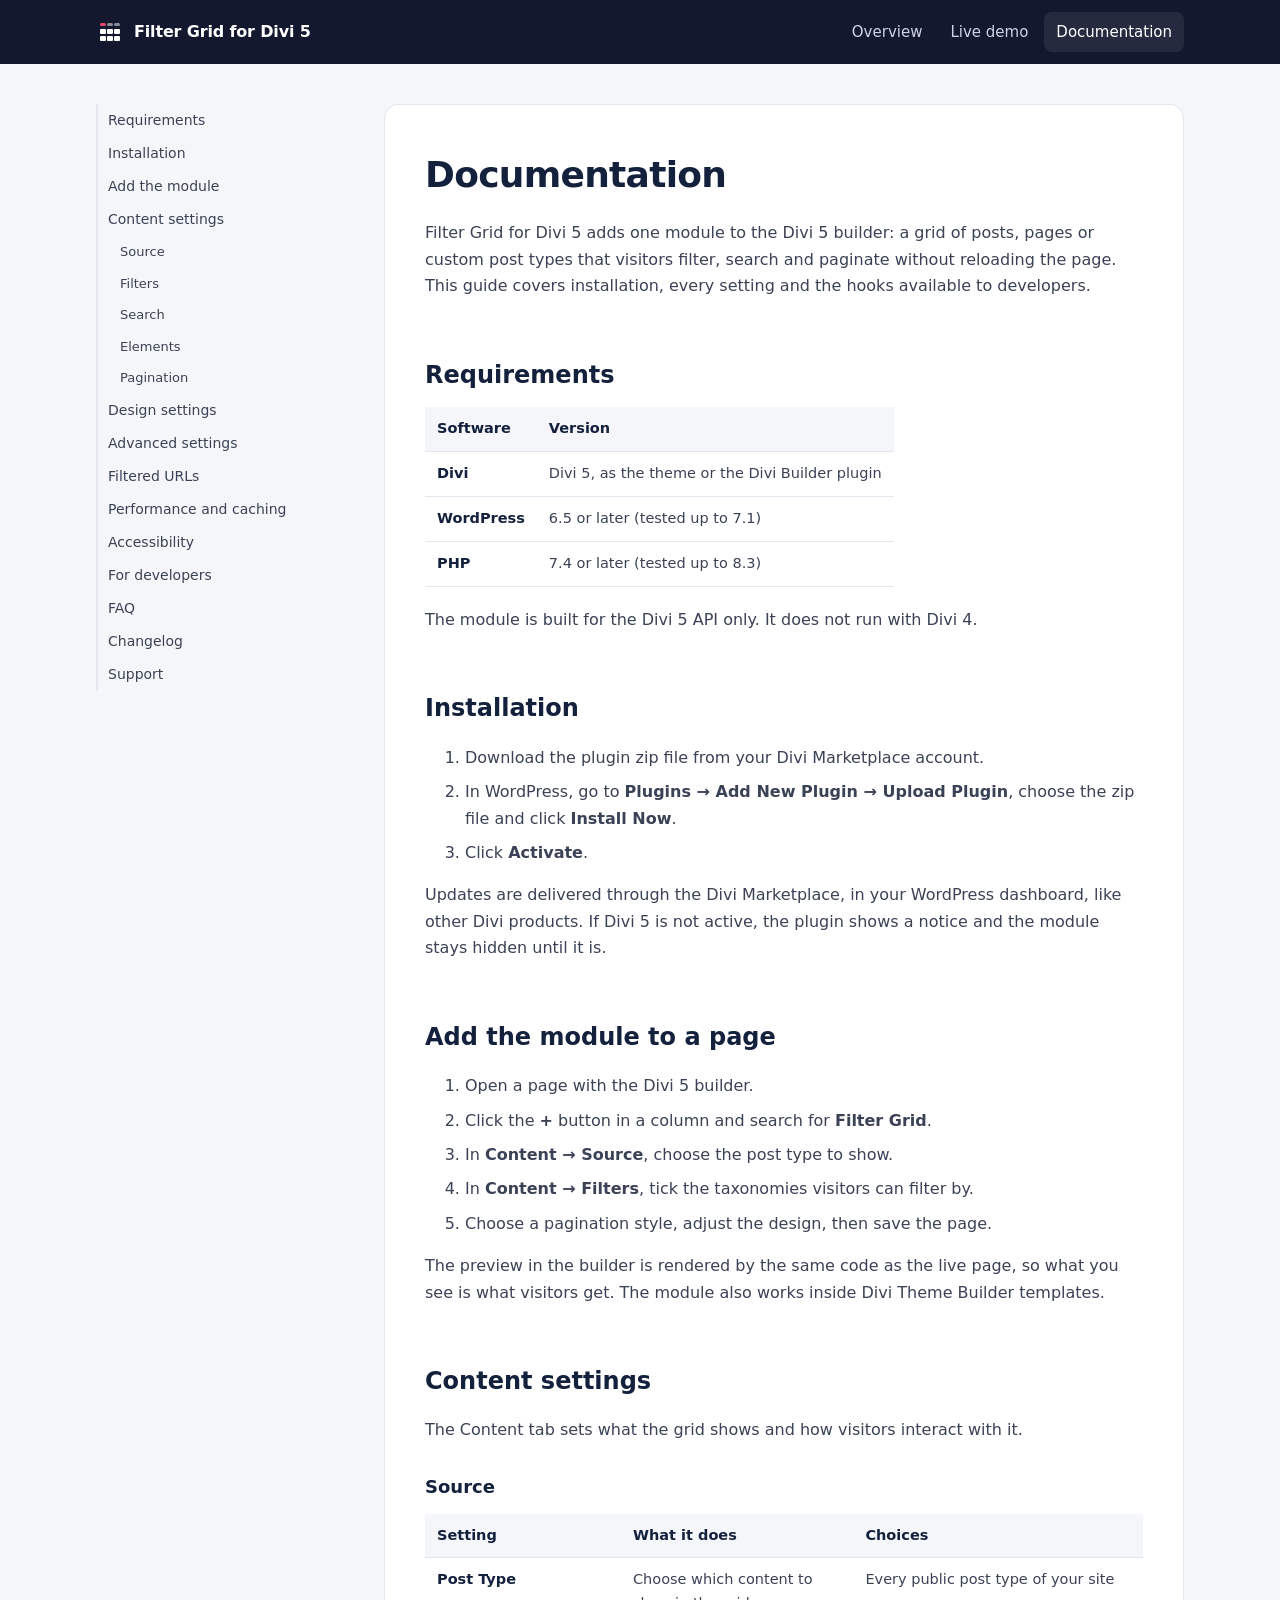
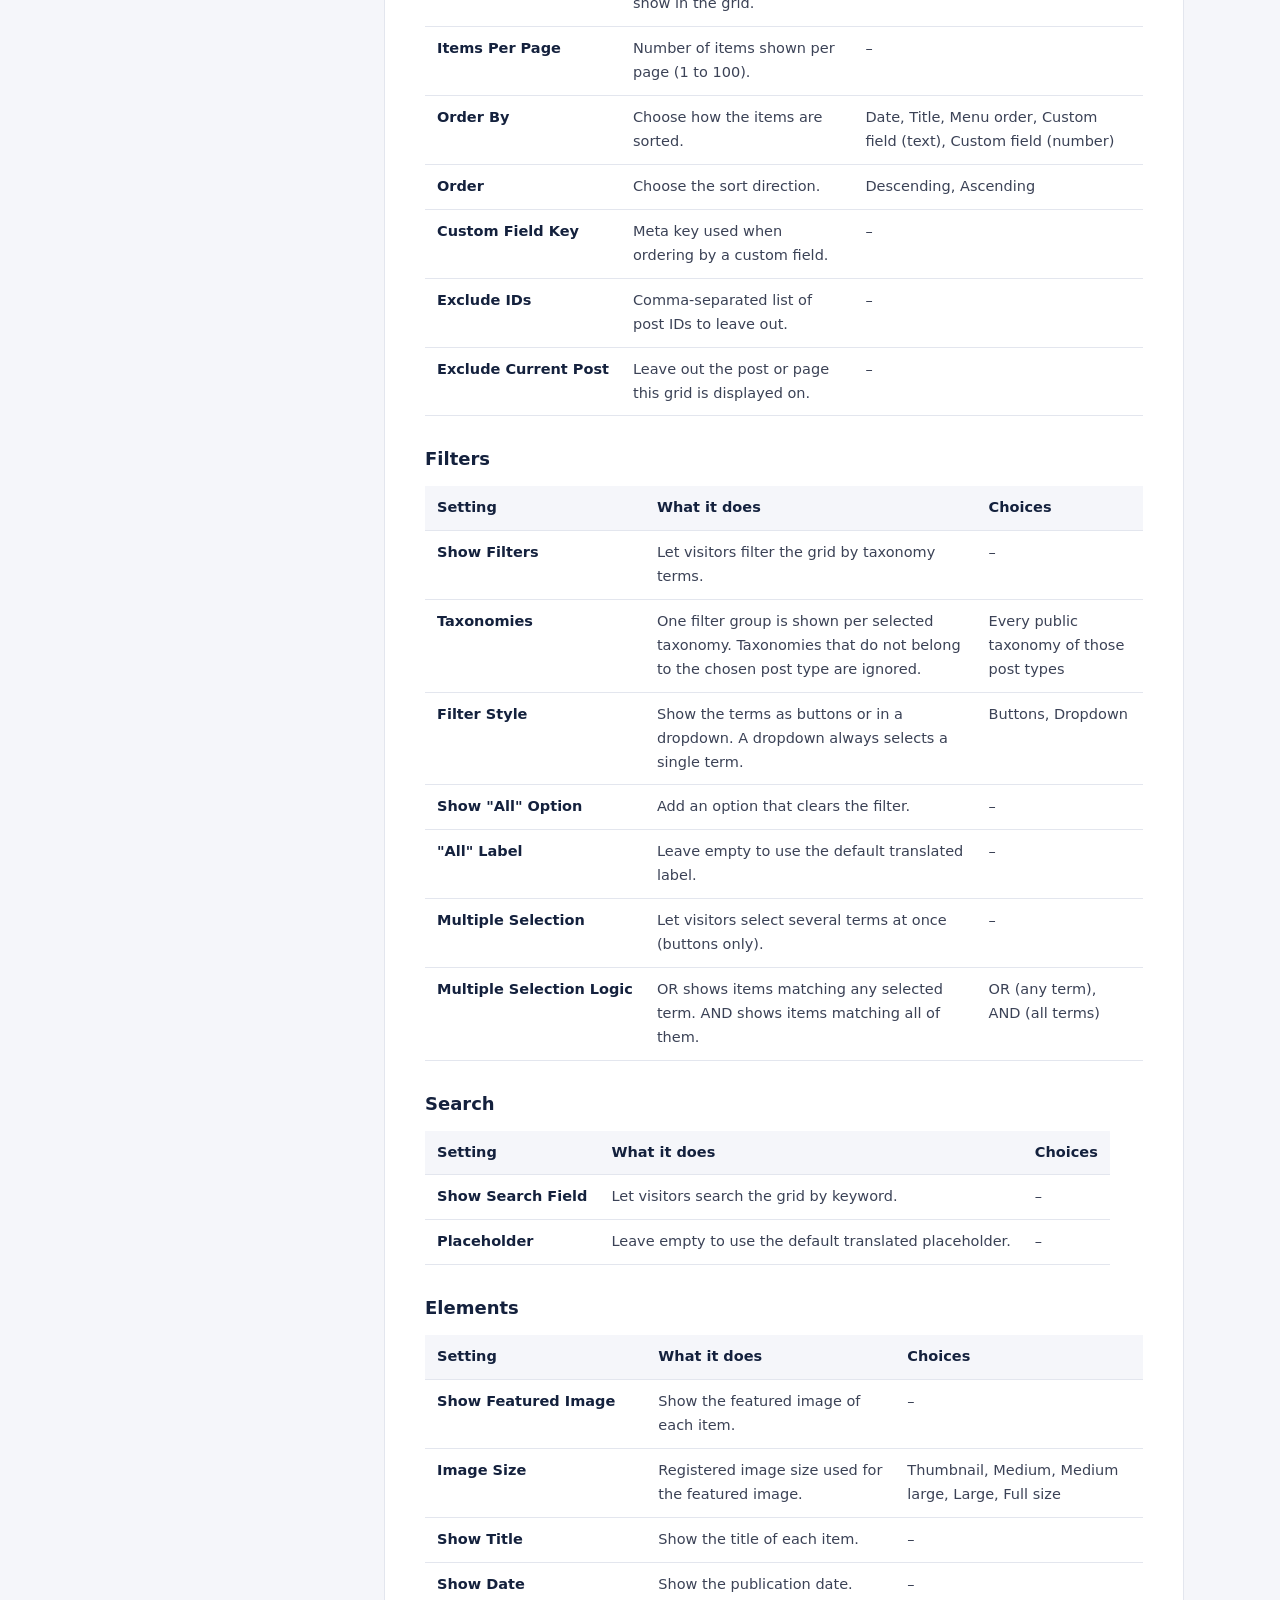
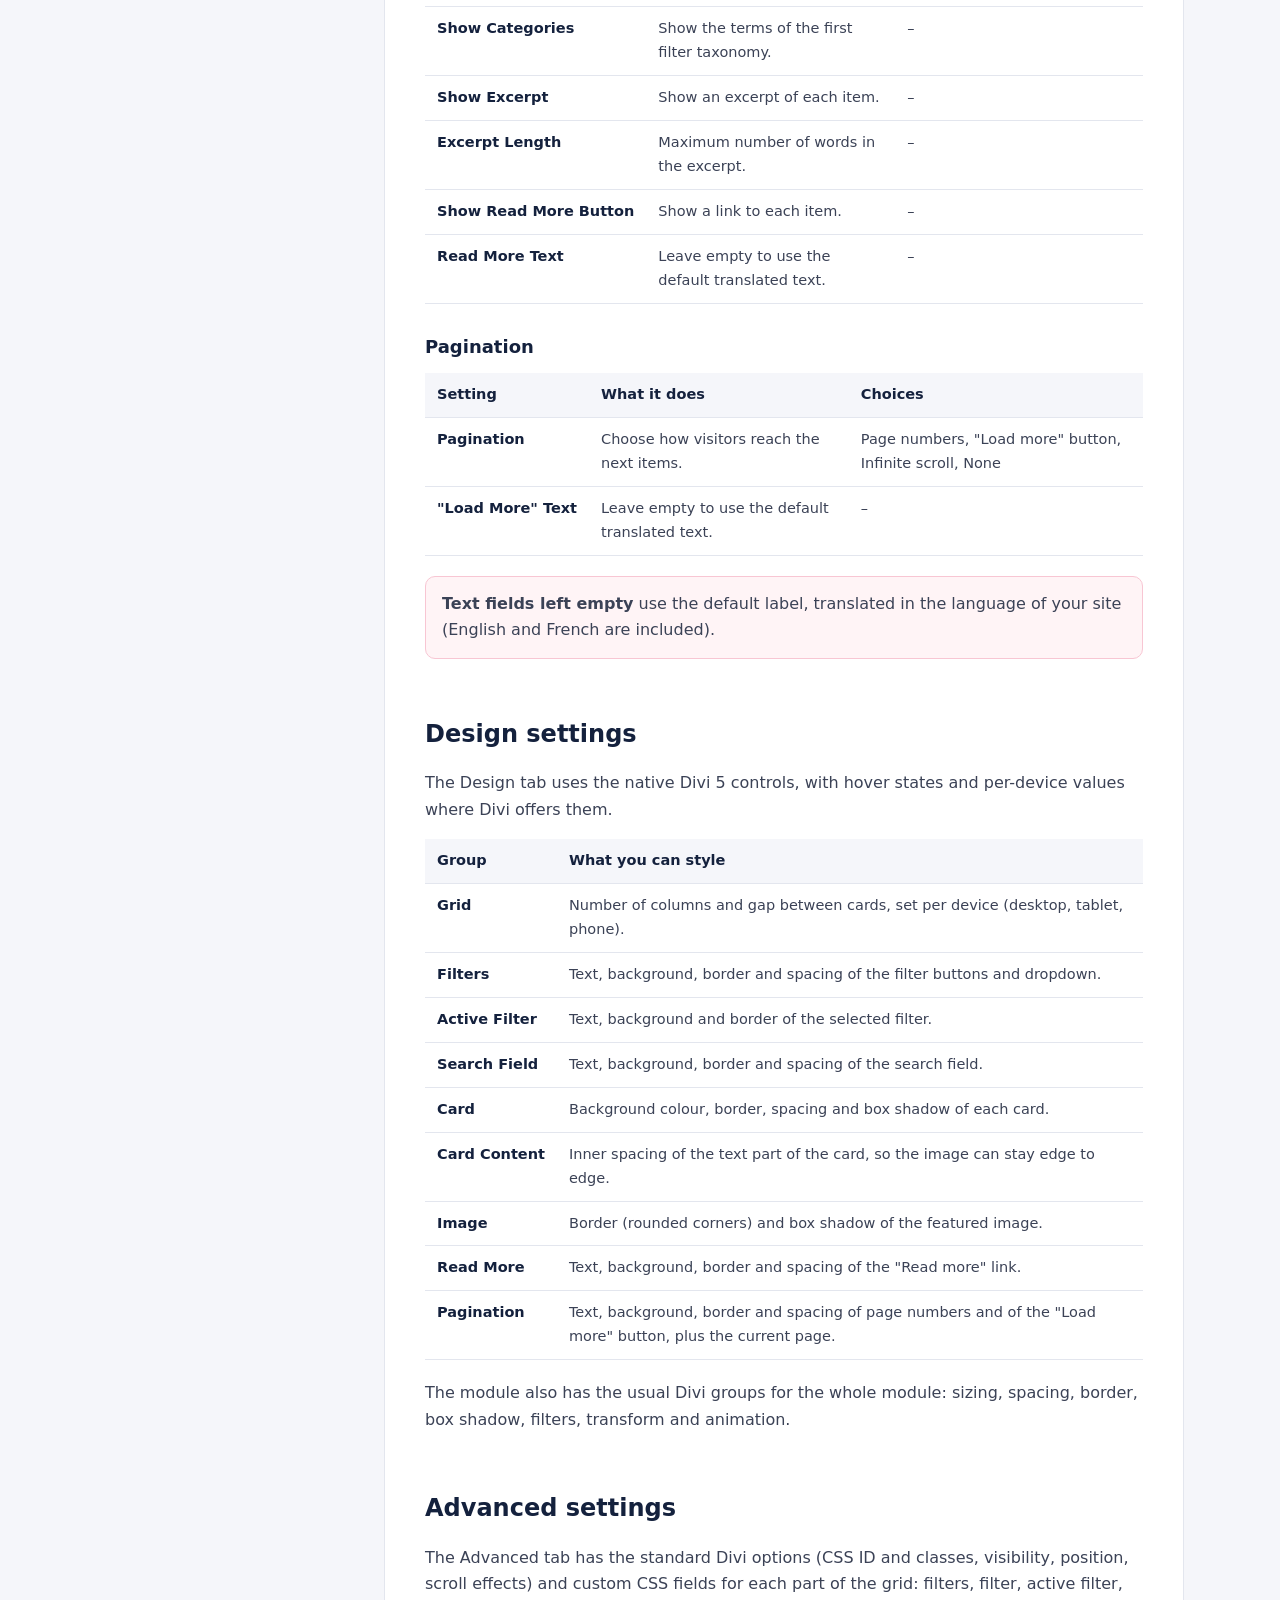
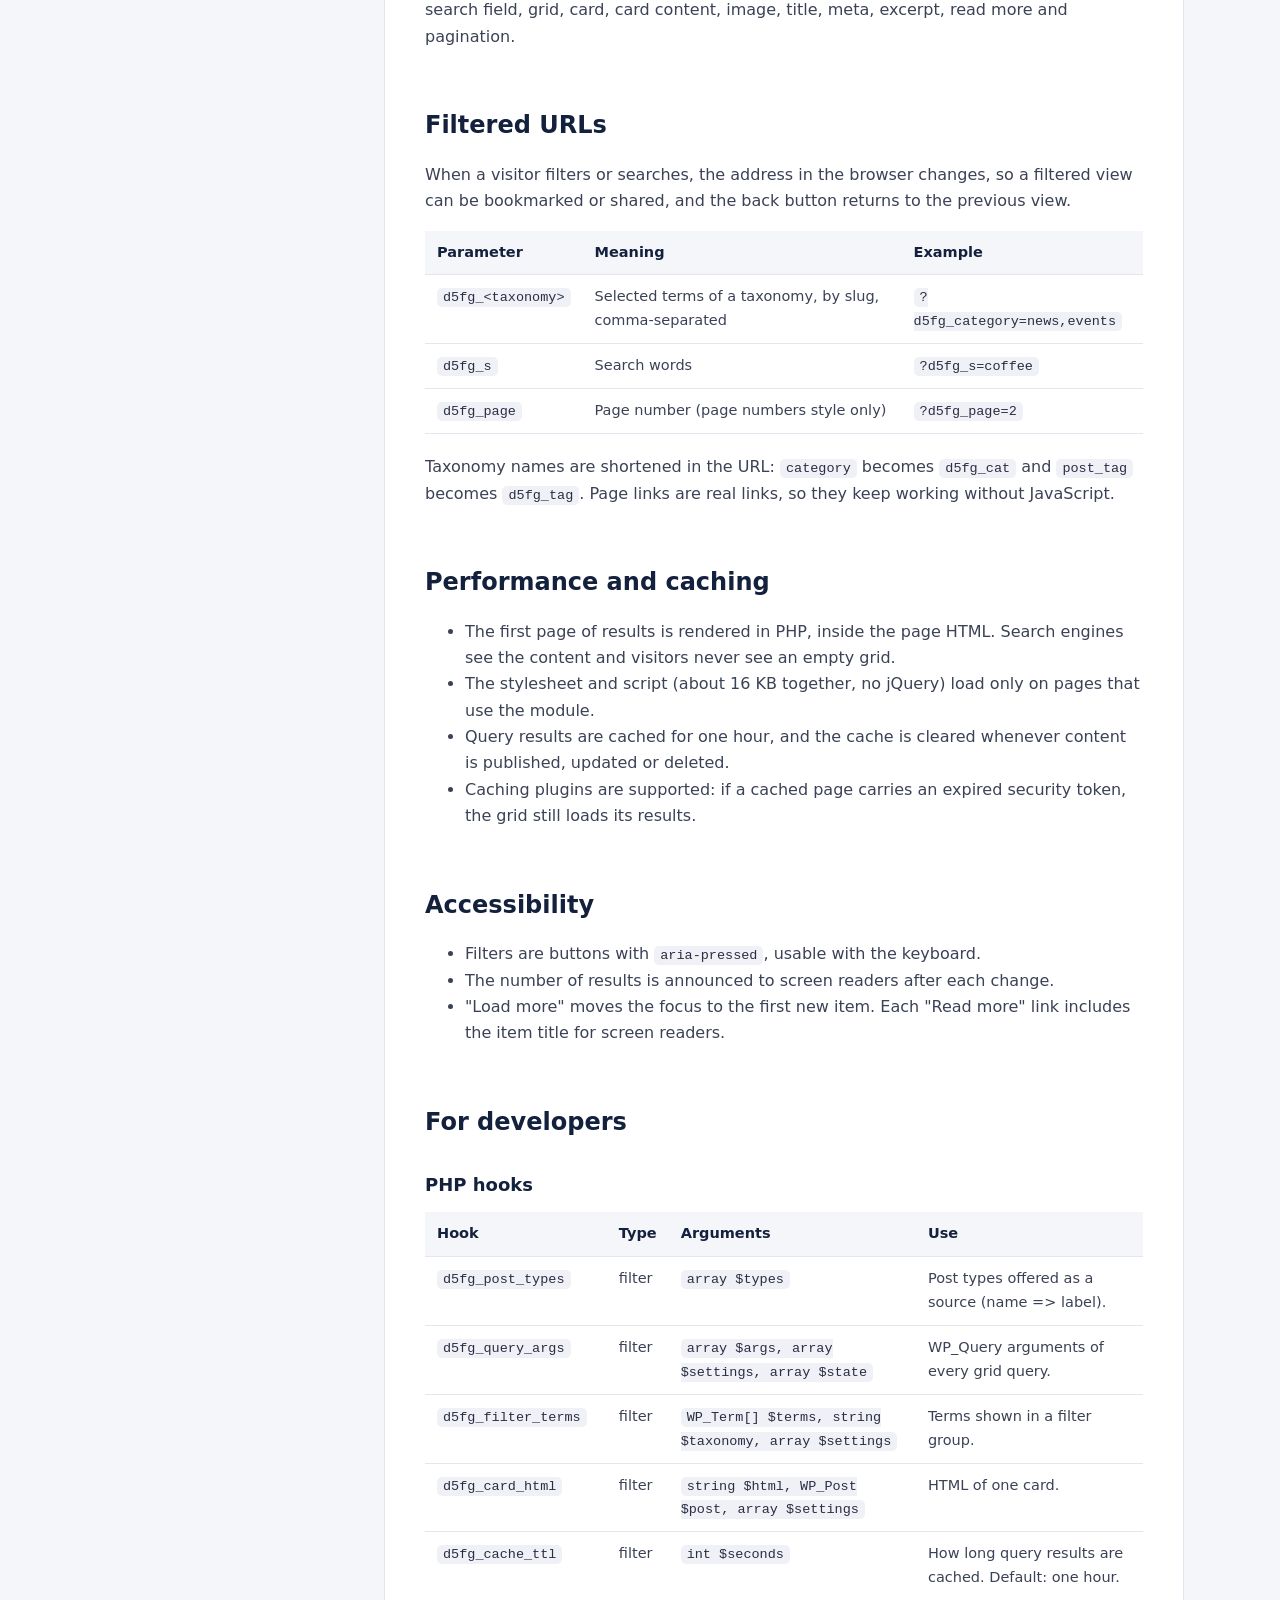
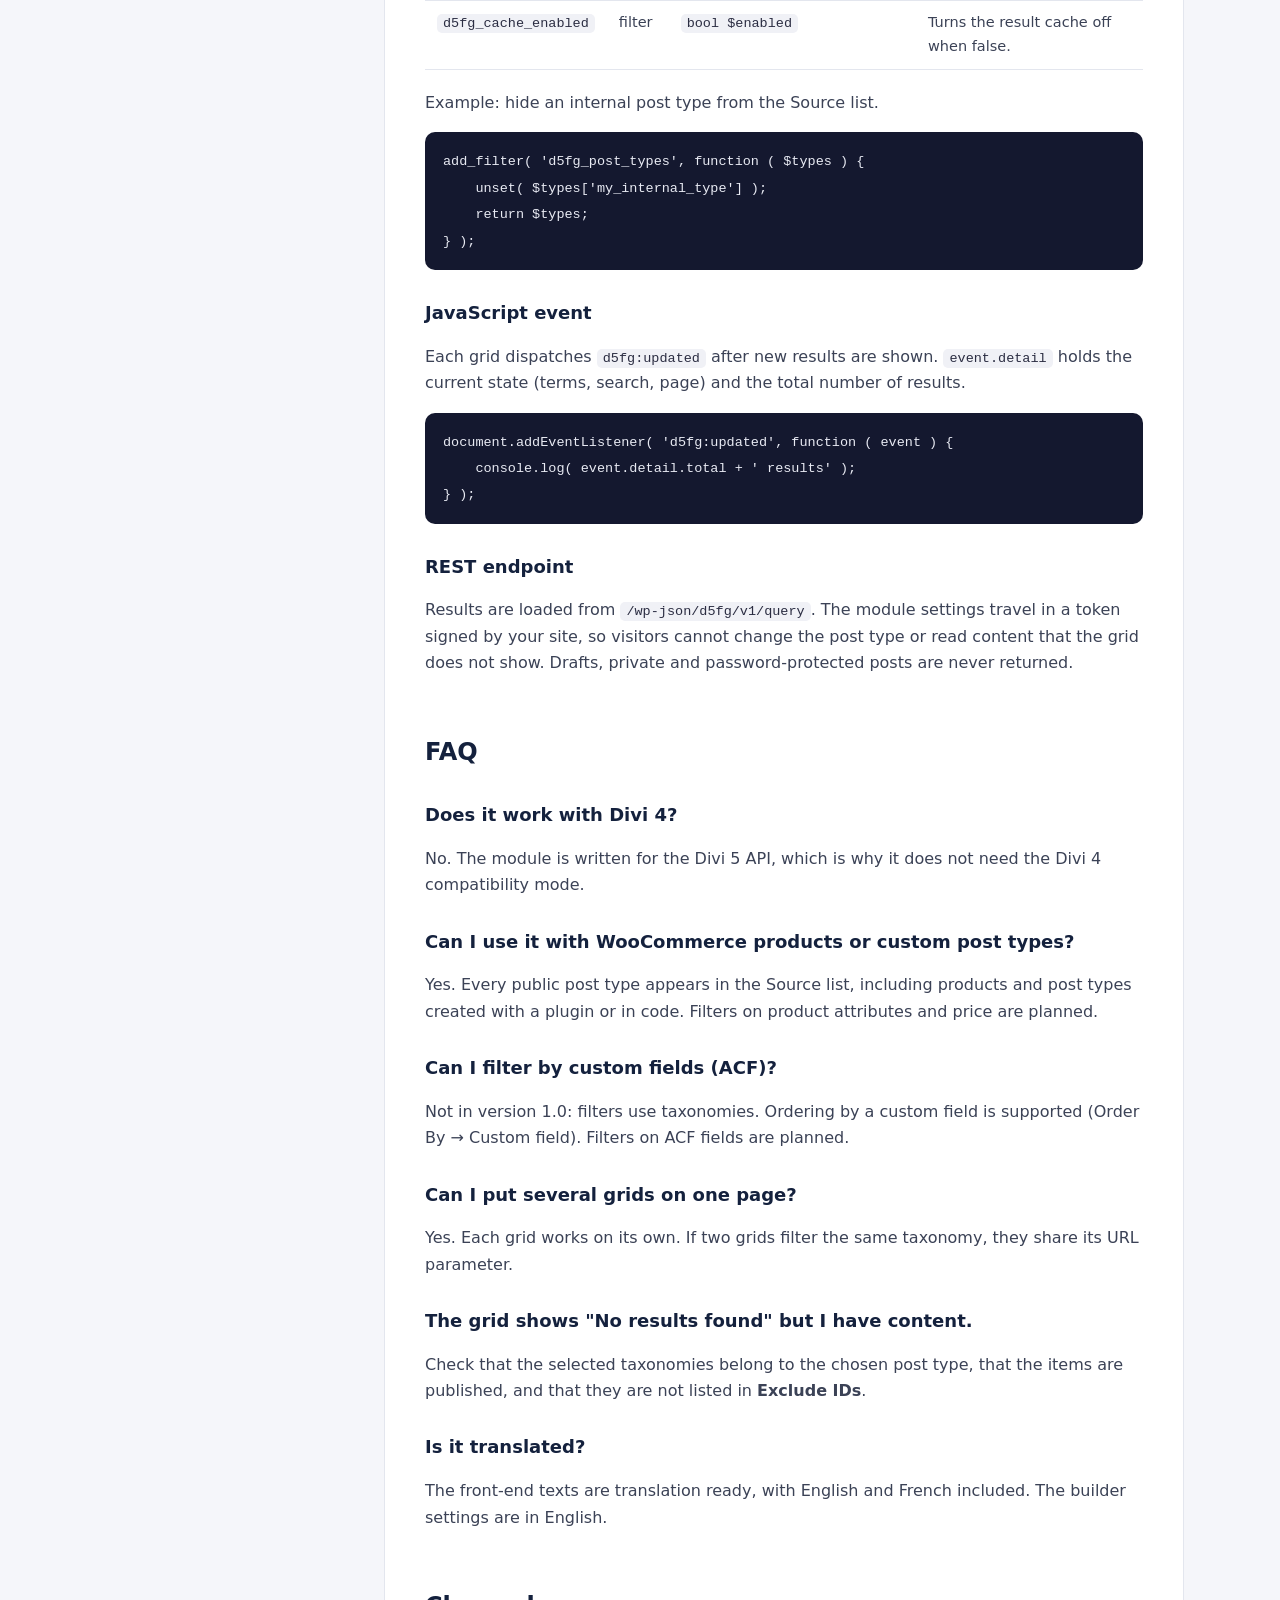
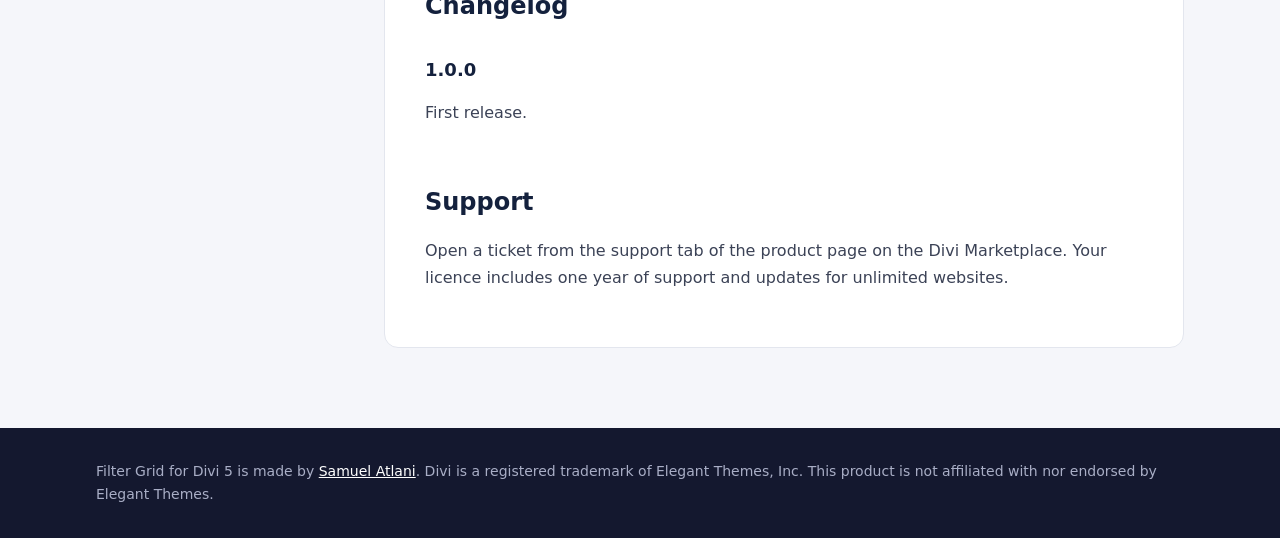
<file: filter-grid/docs/index.html>
<!doctype html>
<html lang="en">
<head>
<meta charset="utf-8">
<meta name="viewport" content="width=device-width, initial-scale=1">
<title>Documentation: Filter Grid for Divi 5</title>
<meta name="description" content="How to install and set up the Filter Grid for Divi 5 module: every setting, filtered URLs and developer hooks.">
<meta property="og:title" content="Documentation: Filter Grid for Divi 5">
<meta property="og:description" content="How to install and set up the Filter Grid for Divi 5 module: every setting, filtered URLs and developer hooks.">
<meta property="og:image" content="https://samepk.fr/filter-grid/assets/img/og.jpg">
<link rel="icon" href="data:image/svg+xml,%3Csvg xmlns='http://www.w3.org/2000/svg' viewBox='0 0 28 28'%3E%3Crect width='28' height='28' rx='6' fill='%2314182f'/%3E%3Crect x='4' y='5' width='6' height='3' rx='1.5' fill='%23ef476f'/%3E%3Crect x='11' y='5' width='6' height='3' rx='1.5' fill='%23ffffff' opacity='.5'/%3E%3Crect x='18' y='5' width='6' height='3' rx='1.5' fill='%23ffffff' opacity='.5'/%3E%3Crect x='4' y='11' width='6' height='5' rx='1' fill='%23fff'/%3E%3Crect x='11' y='11' width='6' height='5' rx='1' fill='%23fff'/%3E%3Crect x='18' y='11' width='6' height='5' rx='1' fill='%23fff'/%3E%3Crect x='4' y='18' width='6' height='5' rx='1' fill='%23fff'/%3E%3Crect x='11' y='18' width='6' height='5' rx='1' fill='%23fff'/%3E%3Crect x='18' y='18' width='6' height='5' rx='1' fill='%23fff'/%3E%3C/svg%3E">
<link rel="stylesheet" href="../assets/site.css">

</head>
<body>
<header class="top"><div class="wrap"><a class="brand" href="../"><img src="data:image/svg+xml,%3Csvg xmlns='http://www.w3.org/2000/svg' viewBox='0 0 28 28'%3E%3Crect width='28' height='28' rx='6' fill='%2314182f'/%3E%3Crect x='4' y='5' width='6' height='3' rx='1.5' fill='%23ef476f'/%3E%3Crect x='11' y='5' width='6' height='3' rx='1.5' fill='%23ffffff' opacity='.5'/%3E%3Crect x='18' y='5' width='6' height='3' rx='1.5' fill='%23ffffff' opacity='.5'/%3E%3Crect x='4' y='11' width='6' height='5' rx='1' fill='%23fff'/%3E%3Crect x='11' y='11' width='6' height='5' rx='1' fill='%23fff'/%3E%3Crect x='18' y='11' width='6' height='5' rx='1' fill='%23fff'/%3E%3Crect x='4' y='18' width='6' height='5' rx='1' fill='%23fff'/%3E%3Crect x='11' y='18' width='6' height='5' rx='1' fill='%23fff'/%3E%3Crect x='18' y='18' width='6' height='5' rx='1' fill='%23fff'/%3E%3C/svg%3E" alt="">Filter Grid for Divi 5</a><nav aria-label="Main"><a href="../">Overview</a><a href="../demo/">Live demo</a><a href="../docs/" aria-current="page">Documentation</a></nav></div></header>

<div class="wrap docs">
<nav class="toc" aria-label="On this page">
  <a href="#requirements">Requirements</a><a href="#install">Installation</a><a href="#add">Add the module</a>
  <a href="#content">Content settings</a><a class="sub" href="#content-source">Source</a><a class="sub" href="#content-filters">Filters</a><a class="sub" href="#content-search">Search</a><a class="sub" href="#content-elements">Elements</a><a class="sub" href="#content-pagination">Pagination</a>
  <a href="#design">Design settings</a><a href="#advanced">Advanced settings</a><a href="#urls">Filtered URLs</a>
  <a href="#performance">Performance and caching</a><a href="#accessibility">Accessibility</a><a href="#developers">For developers</a>
  <a href="#faq">FAQ</a><a href="#changelog">Changelog</a><a href="#support">Support</a>
</nav>
<article class="doc">
<h1>Documentation</h1>
<p>Filter Grid for Divi 5 adds one module to the Divi 5 builder: a grid of posts, pages or custom post types that visitors filter, search and paginate without reloading the page. This guide covers installation, every setting and the hooks available to developers.</p>

<h2 id="requirements">Requirements</h2>
<table><thead><tr><th>Software</th><th>Version</th></tr></thead><tbody>
<tr><td>Divi</td><td>Divi 5, as the theme or the Divi Builder plugin</td></tr>
<tr><td>WordPress</td><td>6.5 or later (tested up to 7.1)</td></tr>
<tr><td>PHP</td><td>7.4 or later (tested up to 8.3)</td></tr></tbody></table>
<p>The module is built for the Divi 5 API only. It does not run with Divi 4.</p>

<h2 id="install">Installation</h2>
<ol class="steps">
<li>Download the plugin zip file from your Divi Marketplace account.</li>
<li>In WordPress, go to <b>Plugins &rarr; Add New Plugin &rarr; Upload Plugin</b>, choose the zip file and click <b>Install Now</b>.</li>
<li>Click <b>Activate</b>.</li>
</ol>
<p>Updates are delivered through the Divi Marketplace, in your WordPress dashboard, like other Divi products. If Divi 5 is not active, the plugin shows a notice and the module stays hidden until it is.</p>

<h2 id="add">Add the module to a page</h2>
<ol class="steps">
<li>Open a page with the Divi 5 builder.</li>
<li>Click the <b>+</b> button in a column and search for <b>Filter Grid</b>.</li>
<li>In <b>Content &rarr; Source</b>, choose the post type to show.</li>
<li>In <b>Content &rarr; Filters</b>, tick the taxonomies visitors can filter by.</li>
<li>Choose a pagination style, adjust the design, then save the page.</li>
</ol>
<p>The preview in the builder is rendered by the same code as the live page, so what you see is what visitors get. The module also works inside Divi Theme Builder templates.</p>

<h2 id="content">Content settings</h2>
<p>The Content tab sets what the grid shows and how visitors interact with it.</p>
<h3 id="content-source">Source</h3><table><thead><tr><th>Setting</th><th>What it does</th><th>Choices</th></tr></thead><tbody><tr><td>Post Type</td><td>Choose which content to show in the grid.</td><td>Every public post type of your site</td></tr><tr><td>Items Per Page</td><td>Number of items shown per page (1 to 100).</td><td>&ndash;</td></tr><tr><td>Order By</td><td>Choose how the items are sorted.</td><td>Date, Title, Menu order, Custom field (text), Custom field (number)</td></tr><tr><td>Order</td><td>Choose the sort direction.</td><td>Descending, Ascending</td></tr><tr><td>Custom Field Key</td><td>Meta key used when ordering by a custom field.</td><td>&ndash;</td></tr><tr><td>Exclude IDs</td><td>Comma-separated list of post IDs to leave out.</td><td>&ndash;</td></tr><tr><td>Exclude Current Post</td><td>Leave out the post or page this grid is displayed on.</td><td>&ndash;</td></tr></tbody></table><h3 id="content-filters">Filters</h3><table><thead><tr><th>Setting</th><th>What it does</th><th>Choices</th></tr></thead><tbody><tr><td>Show Filters</td><td>Let visitors filter the grid by taxonomy terms.</td><td>&ndash;</td></tr><tr><td>Taxonomies</td><td>One filter group is shown per selected taxonomy. Taxonomies that do not belong to the chosen post type are ignored.</td><td>Every public taxonomy of those post types</td></tr><tr><td>Filter Style</td><td>Show the terms as buttons or in a dropdown. A dropdown always selects a single term.</td><td>Buttons, Dropdown</td></tr><tr><td>Show &quot;All&quot; Option</td><td>Add an option that clears the filter.</td><td>&ndash;</td></tr><tr><td>&quot;All&quot; Label</td><td>Leave empty to use the default translated label.</td><td>&ndash;</td></tr><tr><td>Multiple Selection</td><td>Let visitors select several terms at once (buttons only).</td><td>&ndash;</td></tr><tr><td>Multiple Selection Logic</td><td>OR shows items matching any selected term. AND shows items matching all of them.</td><td>OR (any term), AND (all terms)</td></tr></tbody></table><h3 id="content-search">Search</h3><table><thead><tr><th>Setting</th><th>What it does</th><th>Choices</th></tr></thead><tbody><tr><td>Show Search Field</td><td>Let visitors search the grid by keyword.</td><td>&ndash;</td></tr><tr><td>Placeholder</td><td>Leave empty to use the default translated placeholder.</td><td>&ndash;</td></tr></tbody></table><h3 id="content-elements">Elements</h3><table><thead><tr><th>Setting</th><th>What it does</th><th>Choices</th></tr></thead><tbody><tr><td>Show Featured Image</td><td>Show the featured image of each item.</td><td>&ndash;</td></tr><tr><td>Image Size</td><td>Registered image size used for the featured image.</td><td>Thumbnail, Medium, Medium large, Large, Full size</td></tr><tr><td>Show Title</td><td>Show the title of each item.</td><td>&ndash;</td></tr><tr><td>Show Date</td><td>Show the publication date.</td><td>&ndash;</td></tr><tr><td>Show Categories</td><td>Show the terms of the first filter taxonomy.</td><td>&ndash;</td></tr><tr><td>Show Excerpt</td><td>Show an excerpt of each item.</td><td>&ndash;</td></tr><tr><td>Excerpt Length</td><td>Maximum number of words in the excerpt.</td><td>&ndash;</td></tr><tr><td>Show Read More Button</td><td>Show a link to each item.</td><td>&ndash;</td></tr><tr><td>Read More Text</td><td>Leave empty to use the default translated text.</td><td>&ndash;</td></tr></tbody></table><h3 id="content-pagination">Pagination</h3><table><thead><tr><th>Setting</th><th>What it does</th><th>Choices</th></tr></thead><tbody><tr><td>Pagination</td><td>Choose how visitors reach the next items.</td><td>Page numbers, &quot;Load more&quot; button, Infinite scroll, None</td></tr><tr><td>&quot;Load More&quot; Text</td><td>Leave empty to use the default translated text.</td><td>&ndash;</td></tr></tbody></table>
<div class="callout"><b>Text fields left empty</b> use the default label, translated in the language of your site (English and French are included).</div>

<h2 id="design">Design settings</h2>
<p>The Design tab uses the native Divi 5 controls, with hover states and per-device values where Divi offers them.</p>
<table><thead><tr><th>Group</th><th>What you can style</th></tr></thead><tbody><tr><td>Grid</td><td>Number of columns and gap between cards, set per device (desktop, tablet, phone).</td></tr><tr><td>Filters</td><td>Text, background, border and spacing of the filter buttons and dropdown.</td></tr><tr><td>Active Filter</td><td>Text, background and border of the selected filter.</td></tr><tr><td>Search Field</td><td>Text, background, border and spacing of the search field.</td></tr><tr><td>Card</td><td>Background colour, border, spacing and box shadow of each card.</td></tr><tr><td>Card Content</td><td>Inner spacing of the text part of the card, so the image can stay edge to edge.</td></tr><tr><td>Image</td><td>Border (rounded corners) and box shadow of the featured image.</td></tr><tr><td>Read More</td><td>Text, background, border and spacing of the &quot;Read more&quot; link.</td></tr><tr><td>Pagination</td><td>Text, background, border and spacing of page numbers and of the &quot;Load more&quot; button, plus the current page.</td></tr></tbody></table>
<p>The module also has the usual Divi groups for the whole module: sizing, spacing, border, box shadow, filters, transform and animation.</p>

<h2 id="advanced">Advanced settings</h2>
<p>The Advanced tab has the standard Divi options (CSS ID and classes, visibility, position, scroll effects) and custom CSS fields for each part of the grid: filters, filter, active filter, search field, grid, card, card content, image, title, meta, excerpt, read more and pagination.</p>

<h2 id="urls">Filtered URLs</h2>
<p>When a visitor filters or searches, the address in the browser changes, so a filtered view can be bookmarked or shared, and the back button returns to the previous view.</p>
<table><thead><tr><th>Parameter</th><th>Meaning</th><th>Example</th></tr></thead><tbody>
<tr><td><code>d5fg_&lt;taxonomy&gt;</code></td><td>Selected terms of a taxonomy, by slug, comma-separated</td><td><code>?d5fg_category=news,events</code></td></tr>
<tr><td><code>d5fg_s</code></td><td>Search words</td><td><code>?d5fg_s=coffee</code></td></tr>
<tr><td><code>d5fg_page</code></td><td>Page number (page numbers style only)</td><td><code>?d5fg_page=2</code></td></tr></tbody></table>
<p>Taxonomy names are shortened in the URL: <code>category</code> becomes <code>d5fg_cat</code> and <code>post_tag</code> becomes <code>d5fg_tag</code>. Page links are real links, so they keep working without JavaScript.</p>

<h2 id="performance">Performance and caching</h2>
<ul>
<li>The first page of results is rendered in PHP, inside the page HTML. Search engines see the content and visitors never see an empty grid.</li>
<li>The stylesheet and script (about 16&nbsp;KB together, no jQuery) load only on pages that use the module.</li>
<li>Query results are cached for one hour, and the cache is cleared whenever content is published, updated or deleted.</li>
<li>Caching plugins are supported: if a cached page carries an expired security token, the grid still loads its results.</li>
</ul>

<h2 id="accessibility">Accessibility</h2>
<ul>
<li>Filters are buttons with <code>aria-pressed</code>, usable with the keyboard.</li>
<li>The number of results is announced to screen readers after each change.</li>
<li>"Load more" moves the focus to the first new item. Each "Read more" link includes the item title for screen readers.</li>
</ul>

<h2 id="developers">For developers</h2>
<h3 id="hooks">PHP hooks</h3>
<table><thead><tr><th>Hook</th><th>Type</th><th>Arguments</th><th>Use</th></tr></thead><tbody><tr><td><code>d5fg_post_types</code></td><td>filter</td><td><code>array $types</code></td><td>Post types offered as a source (name =&gt; label).</td></tr><tr><td><code>d5fg_query_args</code></td><td>filter</td><td><code>array $args, array $settings, array $state</code></td><td>WP_Query arguments of every grid query.</td></tr><tr><td><code>d5fg_filter_terms</code></td><td>filter</td><td><code>WP_Term[] $terms, string $taxonomy, array $settings</code></td><td>Terms shown in a filter group.</td></tr><tr><td><code>d5fg_card_html</code></td><td>filter</td><td><code>string $html, WP_Post $post, array $settings</code></td><td>HTML of one card.</td></tr><tr><td><code>d5fg_cache_ttl</code></td><td>filter</td><td><code>int $seconds</code></td><td>How long query results are cached. Default: one hour.</td></tr><tr><td><code>d5fg_cache_enabled</code></td><td>filter</td><td><code>bool $enabled</code></td><td>Turns the result cache off when false.</td></tr></tbody></table>
<p>Example: hide an internal post type from the Source list.</p>
<pre><code>add_filter( 'd5fg_post_types', function ( $types ) {
    unset( $types['my_internal_type'] );
    return $types;
} );</code></pre>
<h3 id="events">JavaScript event</h3>
<p>Each grid dispatches <code>d5fg:updated</code> after new results are shown. <code>event.detail</code> holds the current state (terms, search, page) and the total number of results.</p>
<pre><code>document.addEventListener( 'd5fg:updated', function ( event ) {
    console.log( event.detail.total + ' results' );
} );</code></pre>
<h3 id="rest">REST endpoint</h3>
<p>Results are loaded from <code>/wp-json/d5fg/v1/query</code>. The module settings travel in a token signed by your site, so visitors cannot change the post type or read content that the grid does not show. Drafts, private and password-protected posts are never returned.</p>

<h2 id="faq">FAQ</h2>
<h3>Does it work with Divi 4?</h3>
<p>No. The module is written for the Divi 5 API, which is why it does not need the Divi 4 compatibility mode.</p>
<h3>Can I use it with WooCommerce products or custom post types?</h3>
<p>Yes. Every public post type appears in the Source list, including products and post types created with a plugin or in code. Filters on product attributes and price are planned.</p>
<h3>Can I filter by custom fields (ACF)?</h3>
<p>Not in version 1.0: filters use taxonomies. Ordering by a custom field is supported (Order By &rarr; Custom field). Filters on ACF fields are planned.</p>
<h3>Can I put several grids on one page?</h3>
<p>Yes. Each grid works on its own. If two grids filter the same taxonomy, they share its URL parameter.</p>
<h3>The grid shows "No results found" but I have content.</h3>
<p>Check that the selected taxonomies belong to the chosen post type, that the items are published, and that they are not listed in <b>Exclude IDs</b>.</p>
<h3>Is it translated?</h3>
<p>The front-end texts are translation ready, with English and French included. The builder settings are in English.</p>

<h2 id="changelog">Changelog</h2>
<h3>1.0.0</h3>
<p>First release.</p>

<h2 id="support">Support</h2>
<p>Open a ticket from the support tab of the product page on the Divi Marketplace. Your licence includes one year of support and updates for unlimited websites.</p>
</article>
</div>

<footer><div class="wrap">Filter Grid for Divi 5 is made by <a href="https://samepk.fr">Samuel Atlani</a>. Divi is a registered trademark of Elegant Themes, Inc. This product is not affiliated with nor endorsed by Elegant Themes.</div></footer>
</body>
</html>
</file>
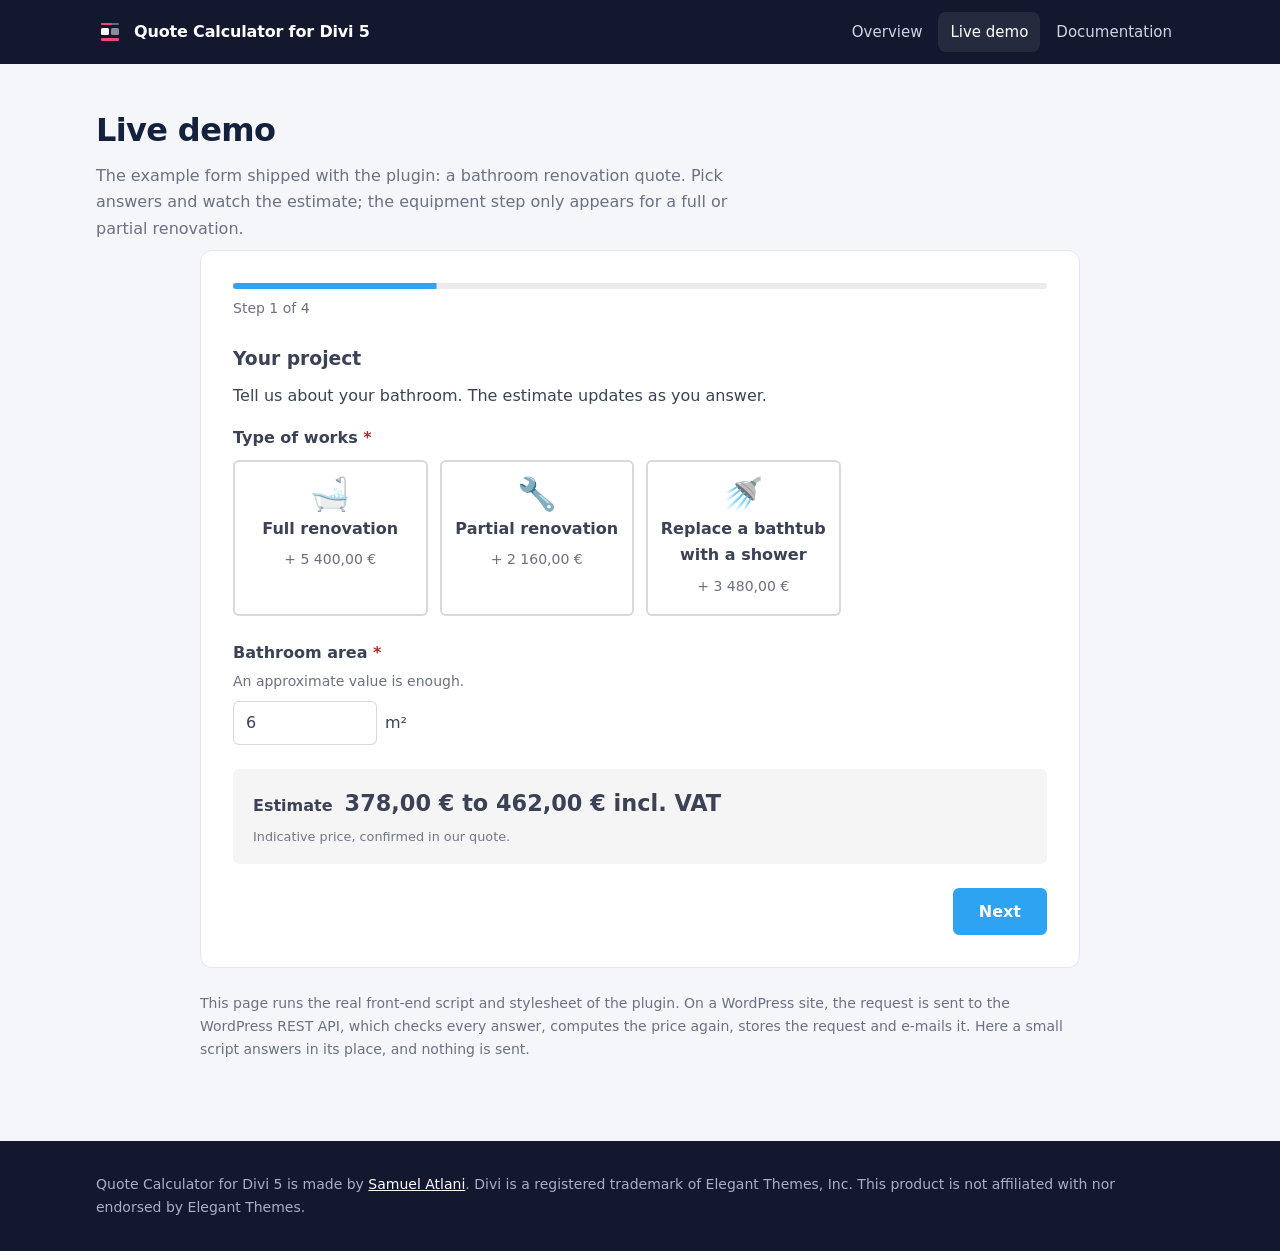
<file: quote-calculator/demo/index.html>
<!doctype html>
<html lang="en">
<head>
<meta charset="utf-8">
<meta name="viewport" content="width=device-width, initial-scale=1">
<title>Live demo: Quote Calculator for Divi 5</title>
<meta name="description" content="A multi-step quote calculator built natively for Divi 5: live price estimate, conditional steps, requests by e-mail and in the admin, GDPR tools.">
<meta property="og:title" content="Quote Calculator for Divi 5: multi-step quote and estimate module">
<meta property="og:description" content="A multi-step quote calculator built natively for Divi 5: live price estimate, conditional steps, requests by e-mail and in the admin, GDPR tools.">
<meta property="og:image" content="https://samepk.fr/quote-calculator/assets/img/og.jpg">
<link rel="icon" href="data:image/svg+xml,%3Csvg xmlns='http://www.w3.org/2000/svg' viewBox='0 0 28 28'%3E%3Crect width='28' height='28' rx='6' fill='%2314182f'/%3E%3Crect x='5' y='5' width='18' height='2' rx='1' fill='%23ffffff' opacity='.35'/%3E%3Crect x='5' y='5' width='11' height='2' rx='1' fill='%23ef476f'/%3E%3Crect x='5' y='10' width='8' height='7' rx='1.5' fill='%23fff'/%3E%3Crect x='15' y='10' width='8' height='7' rx='1.5' fill='%23fff' opacity='.5'/%3E%3Crect x='5' y='20' width='18' height='3' rx='1' fill='%23ef476f'/%3E%3C/svg%3E">
<link rel="stylesheet" href="../assets/site.css">
<link rel="stylesheet" href="../assets/d5qc.css">
<style>.demo-form{max-width:880px;margin:0 auto;padding:32px;background:#fff;border:1px solid var(--line);border-radius:12px}.demo-note{max-width:880px;margin:24px auto 80px;font-size:14px}</style>
</head>
<body>
<header class="top"><div class="wrap"><a class="brand" href="../"><img src="data:image/svg+xml,%3Csvg xmlns='http://www.w3.org/2000/svg' viewBox='0 0 28 28'%3E%3Crect width='28' height='28' rx='6' fill='%2314182f'/%3E%3Crect x='5' y='5' width='18' height='2' rx='1' fill='%23ffffff' opacity='.35'/%3E%3Crect x='5' y='5' width='11' height='2' rx='1' fill='%23ef476f'/%3E%3Crect x='5' y='10' width='8' height='7' rx='1.5' fill='%23fff'/%3E%3Crect x='15' y='10' width='8' height='7' rx='1.5' fill='%23fff' opacity='.5'/%3E%3Crect x='5' y='20' width='18' height='3' rx='1' fill='%23ef476f'/%3E%3C/svg%3E" alt="">Quote Calculator for Divi 5</a><nav aria-label="Main"><a href="../">Overview</a><a href="../demo/" aria-current="page">Live demo</a><a href="../docs/">Documentation</a></nav></div></header>

<main class="wrap">
  <div class="demo-head"><h1>Live demo</h1><p class="lead" style="margin:0">The example form shipped with the plugin: a bathroom renovation quote. Pick answers and watch the estimate; the equipment step only appears for a full or partial renovation.</p></div>
  <div class="demo-form d5qc_quote_calculator"><div class="d5qc" data-d5qc="" data-form="24" data-config="{&quot;settings&quot;:{&quot;base_price&quot;:350,&quot;vat_rate&quot;:20,&quot;price_mode&quot;:&quot;ttc&quot;,&quot;range_percent&quot;:10,&quot;price_visibility&quot;:&quot;live&quot;,&quot;currency&quot;:&quot;\u20ac&quot;,&quot;currency_position&quot;:&quot;after&quot;,&quot;decimals&quot;:2},&quot;steps&quot;:[{&quot;id&quot;:&quot;project&quot;,&quot;condition&quot;:null,&quot;questions&quot;:[{&quot;id&quot;:&quot;works&quot;,&quot;type&quot;:&quot;single&quot;,&quot;required&quot;:true,&quot;condition&quot;:null,&quot;options&quot;:[{&quot;id&quot;:&quot;full&quot;,&quot;price&quot;:{&quot;type&quot;:&quot;fixed&quot;,&quot;amount&quot;:4500,&quot;quantity&quot;:&quot;&quot;}},{&quot;id&quot;:&quot;partial&quot;,&quot;price&quot;:{&quot;type&quot;:&quot;fixed&quot;,&quot;amount&quot;:1800,&quot;quantity&quot;:&quot;&quot;}},{&quot;id&quot;:&quot;bath-to-shower&quot;,&quot;price&quot;:{&quot;type&quot;:&quot;fixed&quot;,&quot;amount&quot;:2900,&quot;quantity&quot;:&quot;&quot;}}]},{&quot;id&quot;:&quot;area&quot;,&quot;type&quot;:&quot;quantity&quot;,&quot;required&quot;:true,&quot;condition&quot;:null,&quot;min&quot;:2,&quot;max&quot;:40,&quot;step&quot;:0.5,&quot;unit&quot;:&quot;m\u00b2&quot;,&quot;default&quot;:6}]},{&quot;id&quot;:&quot;equipment&quot;,&quot;condition&quot;:{&quot;question&quot;:&quot;works&quot;,&quot;values&quot;:[&quot;full&quot;,&quot;partial&quot;]},&quot;questions&quot;:[{&quot;id&quot;:&quot;items&quot;,&quot;type&quot;:&quot;multiple&quot;,&quot;required&quot;:false,&quot;condition&quot;:null,&quot;options&quot;:[{&quot;id&quot;:&quot;walk-in-shower&quot;,&quot;price&quot;:{&quot;type&quot;:&quot;fixed&quot;,&quot;amount&quot;:1900,&quot;quantity&quot;:&quot;&quot;}},{&quot;id&quot;:&quot;bathtub&quot;,&quot;price&quot;:{&quot;type&quot;:&quot;fixed&quot;,&quot;amount&quot;:1200,&quot;quantity&quot;:&quot;&quot;}},{&quot;id&quot;:&quot;double-vanity&quot;,&quot;price&quot;:{&quot;type&quot;:&quot;fixed&quot;,&quot;amount&quot;:950,&quot;quantity&quot;:&quot;&quot;}}]}]},{&quot;id&quot;:&quot;finishes&quot;,&quot;condition&quot;:null,&quot;questions&quot;:[{&quot;id&quot;:&quot;level&quot;,&quot;type&quot;:&quot;single&quot;,&quot;required&quot;:true,&quot;condition&quot;:null,&quot;options&quot;:[{&quot;id&quot;:&quot;standard&quot;,&quot;price&quot;:{&quot;type&quot;:&quot;unit&quot;,&quot;amount&quot;:40,&quot;quantity&quot;:&quot;area&quot;}},{&quot;id&quot;:&quot;premium&quot;,&quot;price&quot;:{&quot;type&quot;:&quot;unit&quot;,&quot;amount&quot;:75,&quot;quantity&quot;:&quot;area&quot;}},{&quot;id&quot;:&quot;luxury&quot;,&quot;price&quot;:{&quot;type&quot;:&quot;unit&quot;,&quot;amount&quot;:120,&quot;quantity&quot;:&quot;area&quot;}}]}]},{&quot;id&quot;:&quot;timing&quot;,&quot;condition&quot;:null,&quot;questions&quot;:[{&quot;id&quot;:&quot;start&quot;,&quot;type&quot;:&quot;single&quot;,&quot;required&quot;:true,&quot;condition&quot;:null,&quot;options&quot;:[{&quot;id&quot;:&quot;asap&quot;,&quot;price&quot;:{&quot;type&quot;:&quot;none&quot;,&quot;amount&quot;:0,&quot;quantity&quot;:&quot;&quot;}},{&quot;id&quot;:&quot;three-months&quot;,&quot;price&quot;:{&quot;type&quot;:&quot;none&quot;,&quot;amount&quot;:0,&quot;quantity&quot;:&quot;&quot;}},{&quot;id&quot;:&quot;later&quot;,&quot;price&quot;:{&quot;type&quot;:&quot;none&quot;,&quot;amount&quot;:0,&quot;quantity&quot;:&quot;&quot;}}]}]},{&quot;id&quot;:&quot;contact&quot;,&quot;condition&quot;:null,&quot;questions&quot;:[{&quot;id&quot;:&quot;details&quot;,&quot;type&quot;:&quot;contact&quot;,&quot;required&quot;:true,&quot;condition&quot;:null,&quot;fields&quot;:{&quot;name&quot;:{&quot;enabled&quot;:true,&quot;required&quot;:true},&quot;email&quot;:{&quot;enabled&quot;:true,&quot;required&quot;:true},&quot;phone&quot;:{&quot;enabled&quot;:true,&quot;required&quot;:false},&quot;postcode&quot;:{&quot;enabled&quot;:true,&quot;required&quot;:true},&quot;message&quot;:{&quot;enabled&quot;:true,&quot;required&quot;:false}}}]}]}" data-token="demo" data-endpoint="demo:submit" data-nonce=""><form class="d5qc-form" novalidate><div class="d5qc-progress"><div class="d5qc-progress__track" role="progressbar" aria-label="Progress" aria-valuemin="1" aria-valuemax="4" aria-valuenow="1" aria-valuetext="Step 1 of 4"><div class="d5qc-progress__bar"></div></div><p class="d5qc-progress__text" aria-hidden="true">Step 1 of 4</p></div><div class="d5qc-alert" role="alert"></div><section class="d5qc-step" data-step="project" aria-labelledby="d5qc-1-project-title"><h3 class="d5qc-step__title" id="d5qc-1-project-title" tabindex="-1">Your project</h3><p class="d5qc-step__description">Tell us about your bathroom. The estimate updates as you answer.</p><fieldset class="d5qc-question d5qc-question--single" data-question="works" aria-describedby="d5qc-1-works-error" aria-required="true"><legend class="d5qc-label">Type of works<span class="d5qc-required" aria-hidden="true"> *</span></legend><div class="d5qc-options"><label class="d5qc-option"><input class="d5qc-option__input" type="radio" name="works" value="full"><span class="d5qc-option__card"><span class="d5qc-option__icon" aria-hidden="true">🛁</span><span class="d5qc-option__label">Full renovation</span><span class="d5qc-option__price">+ 5 400,00 €</span></span></label><label class="d5qc-option"><input class="d5qc-option__input" type="radio" name="works" value="partial"><span class="d5qc-option__card"><span class="d5qc-option__icon" aria-hidden="true">🔧</span><span class="d5qc-option__label">Partial renovation</span><span class="d5qc-option__price">+ 2 160,00 €</span></span></label><label class="d5qc-option"><input class="d5qc-option__input" type="radio" name="works" value="bath-to-shower"><span class="d5qc-option__card"><span class="d5qc-option__icon" aria-hidden="true">🚿</span><span class="d5qc-option__label">Replace a bathtub with a shower</span><span class="d5qc-option__price">+ 3 480,00 €</span></span></label></div><p class="d5qc-error" id="d5qc-1-works-error" data-error-for="works" hidden></p></fieldset><div class="d5qc-question d5qc-question--quantity" data-question="area"><label class="d5qc-label" for="d5qc-1-area">Bathroom area<span class="d5qc-required" aria-hidden="true"> *</span></label><p class="d5qc-help" id="d5qc-1-area-help">An approximate value is enough.</p><div class="d5qc-quantity"><input class="d5qc-input d5qc-input--quantity" type="number" inputmode="decimal" id="d5qc-1-area" name="area" min="2" max="40" step="0.5" value="6" aria-describedby="d5qc-1-area-help d5qc-1-area-error" required aria-required="true"><span class="d5qc-quantity__unit">m²</span></div><p class="d5qc-error" id="d5qc-1-area-error" data-error-for="area" hidden></p></div></section><section class="d5qc-step" data-step="equipment" aria-labelledby="d5qc-1-equipment-title" hidden><h3 class="d5qc-step__title" id="d5qc-1-equipment-title" tabindex="-1">Equipment</h3><fieldset class="d5qc-question d5qc-question--multiple" data-question="items" aria-describedby="d5qc-1-items-error"><legend class="d5qc-label">What should we install?</legend><div class="d5qc-options"><label class="d5qc-option"><input class="d5qc-option__input" type="checkbox" name="items" value="walk-in-shower"><span class="d5qc-option__card"><span class="d5qc-option__label">Walk-in shower</span><span class="d5qc-option__price">+ 2 280,00 €</span></span></label><label class="d5qc-option"><input class="d5qc-option__input" type="checkbox" name="items" value="bathtub"><span class="d5qc-option__card"><span class="d5qc-option__label">Bathtub</span><span class="d5qc-option__price">+ 1 440,00 €</span></span></label><label class="d5qc-option"><input class="d5qc-option__input" type="checkbox" name="items" value="double-vanity"><span class="d5qc-option__card"><span class="d5qc-option__label">Double vanity unit</span><span class="d5qc-option__price">+ 1 140,00 €</span></span></label></div><p class="d5qc-error" id="d5qc-1-items-error" data-error-for="items" hidden></p></fieldset></section><section class="d5qc-step" data-step="finishes" aria-labelledby="d5qc-1-finishes-title" hidden><h3 class="d5qc-step__title" id="d5qc-1-finishes-title" tabindex="-1">Finishes</h3><fieldset class="d5qc-question d5qc-question--single" data-question="level" aria-describedby="d5qc-1-level-help d5qc-1-level-error" aria-required="true"><legend class="d5qc-label">Finish level<span class="d5qc-required" aria-hidden="true"> *</span></legend><p class="d5qc-help" id="d5qc-1-level-help">Tiles, paint and fittings, priced per square metre.</p><div class="d5qc-options"><label class="d5qc-option"><input class="d5qc-option__input" type="radio" name="level" value="standard"><span class="d5qc-option__card"><span class="d5qc-option__label">Standard</span><span class="d5qc-option__price">48,00 € / m²</span></span></label><label class="d5qc-option"><input class="d5qc-option__input" type="radio" name="level" value="premium"><span class="d5qc-option__card"><span class="d5qc-option__label">Premium</span><span class="d5qc-option__price">90,00 € / m²</span></span></label><label class="d5qc-option"><input class="d5qc-option__input" type="radio" name="level" value="luxury"><span class="d5qc-option__card"><span class="d5qc-option__label">Luxury</span><span class="d5qc-option__price">144,00 € / m²</span></span></label></div><p class="d5qc-error" id="d5qc-1-level-error" data-error-for="level" hidden></p></fieldset></section><section class="d5qc-step" data-step="timing" aria-labelledby="d5qc-1-timing-title" hidden><h3 class="d5qc-step__title" id="d5qc-1-timing-title" tabindex="-1">Timing</h3><fieldset class="d5qc-question d5qc-question--single" data-question="start" aria-describedby="d5qc-1-start-error" aria-required="true"><legend class="d5qc-label">When would you like the works to start?<span class="d5qc-required" aria-hidden="true"> *</span></legend><div class="d5qc-options"><label class="d5qc-option"><input class="d5qc-option__input" type="radio" name="start" value="asap"><span class="d5qc-option__card"><span class="d5qc-option__label">As soon as possible</span></span></label><label class="d5qc-option"><input class="d5qc-option__input" type="radio" name="start" value="three-months"><span class="d5qc-option__card"><span class="d5qc-option__label">Within 3 months</span></span></label><label class="d5qc-option"><input class="d5qc-option__input" type="radio" name="start" value="later"><span class="d5qc-option__card"><span class="d5qc-option__label">Later</span></span></label></div><p class="d5qc-error" id="d5qc-1-start-error" data-error-for="start" hidden></p></fieldset></section><section class="d5qc-step" data-step="contact" aria-labelledby="d5qc-1-contact-title" hidden><h3 class="d5qc-step__title" id="d5qc-1-contact-title" tabindex="-1">Your details</h3><fieldset class="d5qc-question d5qc-question--contact" data-question="details"><legend class="d5qc-label">How can we reach you?<span class="d5qc-required" aria-hidden="true"> *</span></legend><div class="d5qc-fields"><div class="d5qc-field d5qc-field--name"><label class="d5qc-field__label" for="d5qc-1-details-name">Name<span class="d5qc-required" aria-hidden="true"> *</span></label><input type="text" class="d5qc-input" id="d5qc-1-details-name" name="details[name]" data-field="name" autocomplete="name" aria-describedby="d5qc-1-details-name-error" required aria-required="true" maxlength="100"><p class="d5qc-error" id="d5qc-1-details-name-error" data-error-for="details.name" hidden></p></div><div class="d5qc-field d5qc-field--email"><label class="d5qc-field__label" for="d5qc-1-details-email">E-mail<span class="d5qc-required" aria-hidden="true"> *</span></label><input type="email" class="d5qc-input" id="d5qc-1-details-email" name="details[email]" data-field="email" autocomplete="email" aria-describedby="d5qc-1-details-email-error" required aria-required="true" maxlength="100"><p class="d5qc-error" id="d5qc-1-details-email-error" data-error-for="details.email" hidden></p></div><div class="d5qc-field d5qc-field--phone"><label class="d5qc-field__label" for="d5qc-1-details-phone">Phone</label><input type="tel" class="d5qc-input" id="d5qc-1-details-phone" name="details[phone]" data-field="phone" autocomplete="tel" aria-describedby="d5qc-1-details-phone-error" maxlength="100"><p class="d5qc-error" id="d5qc-1-details-phone-error" data-error-for="details.phone" hidden></p></div><div class="d5qc-field d5qc-field--postcode"><label class="d5qc-field__label" for="d5qc-1-details-postcode">Postcode<span class="d5qc-required" aria-hidden="true"> *</span></label><input type="text" class="d5qc-input" id="d5qc-1-details-postcode" name="details[postcode]" data-field="postcode" autocomplete="postal-code" aria-describedby="d5qc-1-details-postcode-error" required aria-required="true" maxlength="10"><p class="d5qc-error" id="d5qc-1-details-postcode-error" data-error-for="details.postcode" hidden></p></div><div class="d5qc-field d5qc-field--message"><label class="d5qc-field__label" for="d5qc-1-details-message">Message</label><textarea class="d5qc-input" id="d5qc-1-details-message" name="details[message]" data-field="message" autocomplete="off" aria-describedby="d5qc-1-details-message-error" rows="4" maxlength="2000"></textarea><p class="d5qc-error" id="d5qc-1-details-message-error" data-error-for="details.message" hidden></p></div></div></fieldset></section><div class="d5qc-consent" hidden><label class="d5qc-check" for="d5qc-1-consent"><input type="checkbox" class="d5qc-consent__input" id="d5qc-1-consent" name="d5qc_consent" value="1" aria-describedby="d5qc-1-consent-error" required aria-required="true"> <span>I agree that the information I entered is used to answer my quote request.<span class="d5qc-required" aria-hidden="true"> *</span> <a href="../docs/#privacy" target="_blank" rel="noopener">Privacy policy</a></span></label><p class="d5qc-error" id="d5qc-1-consent-error" data-error-for="consent" hidden></p><div class="d5qc-hp" aria-hidden="true"><label for="d5qc-1-website">Leave this field empty</label><input type="text" id="d5qc-1-website" name="d5qc_website" tabindex="-1" autocomplete="off"></div></div><div class="d5qc-total"><span class="d5qc-total__label">Estimate</span> <output class="d5qc-total__amount" aria-live="polite">378,00 € to 462,00 € incl. VAT</output><span class="d5qc-total__note">Indicative price, confirmed in our quote.</span></div><div class="d5qc-nav"><button type="button" class="d5qc-button d5qc-button--prev" hidden>Previous</button><button type="button" class="d5qc-button d5qc-button--next">Next</button><button type="submit" class="d5qc-button d5qc-button--submit" hidden>Send my request</button></div></form><div class="d5qc-success" tabindex="-1" hidden><h3 class="d5qc-success__title">Thank you!</h3><p class="d5qc-success__message"></p><p class="d5qc-success__estimate"></p></div><noscript><p class="d5qc-noscript">Please enable JavaScript to use this quote calculator.</p></noscript></div></div>
  <p class="lead demo-note">This page runs the real front-end script and stylesheet of the plugin. On a WordPress site, the request is sent to the WordPress REST API, which checks every answer, computes the price again, stores the request and e-mails it. Here a small script answers in its place, and nothing is sent.</p>
</main>
<script src="../assets/demo-endpoint.js"></script>
<script src="../assets/d5qc.js" defer></script>

<footer><div class="wrap">Quote Calculator for Divi 5 is made by <a href="https://samepk.fr">Samuel Atlani</a>. Divi is a registered trademark of Elegant Themes, Inc. This product is not affiliated with nor endorsed by Elegant Themes.</div></footer>
</body>
</html>
</file>
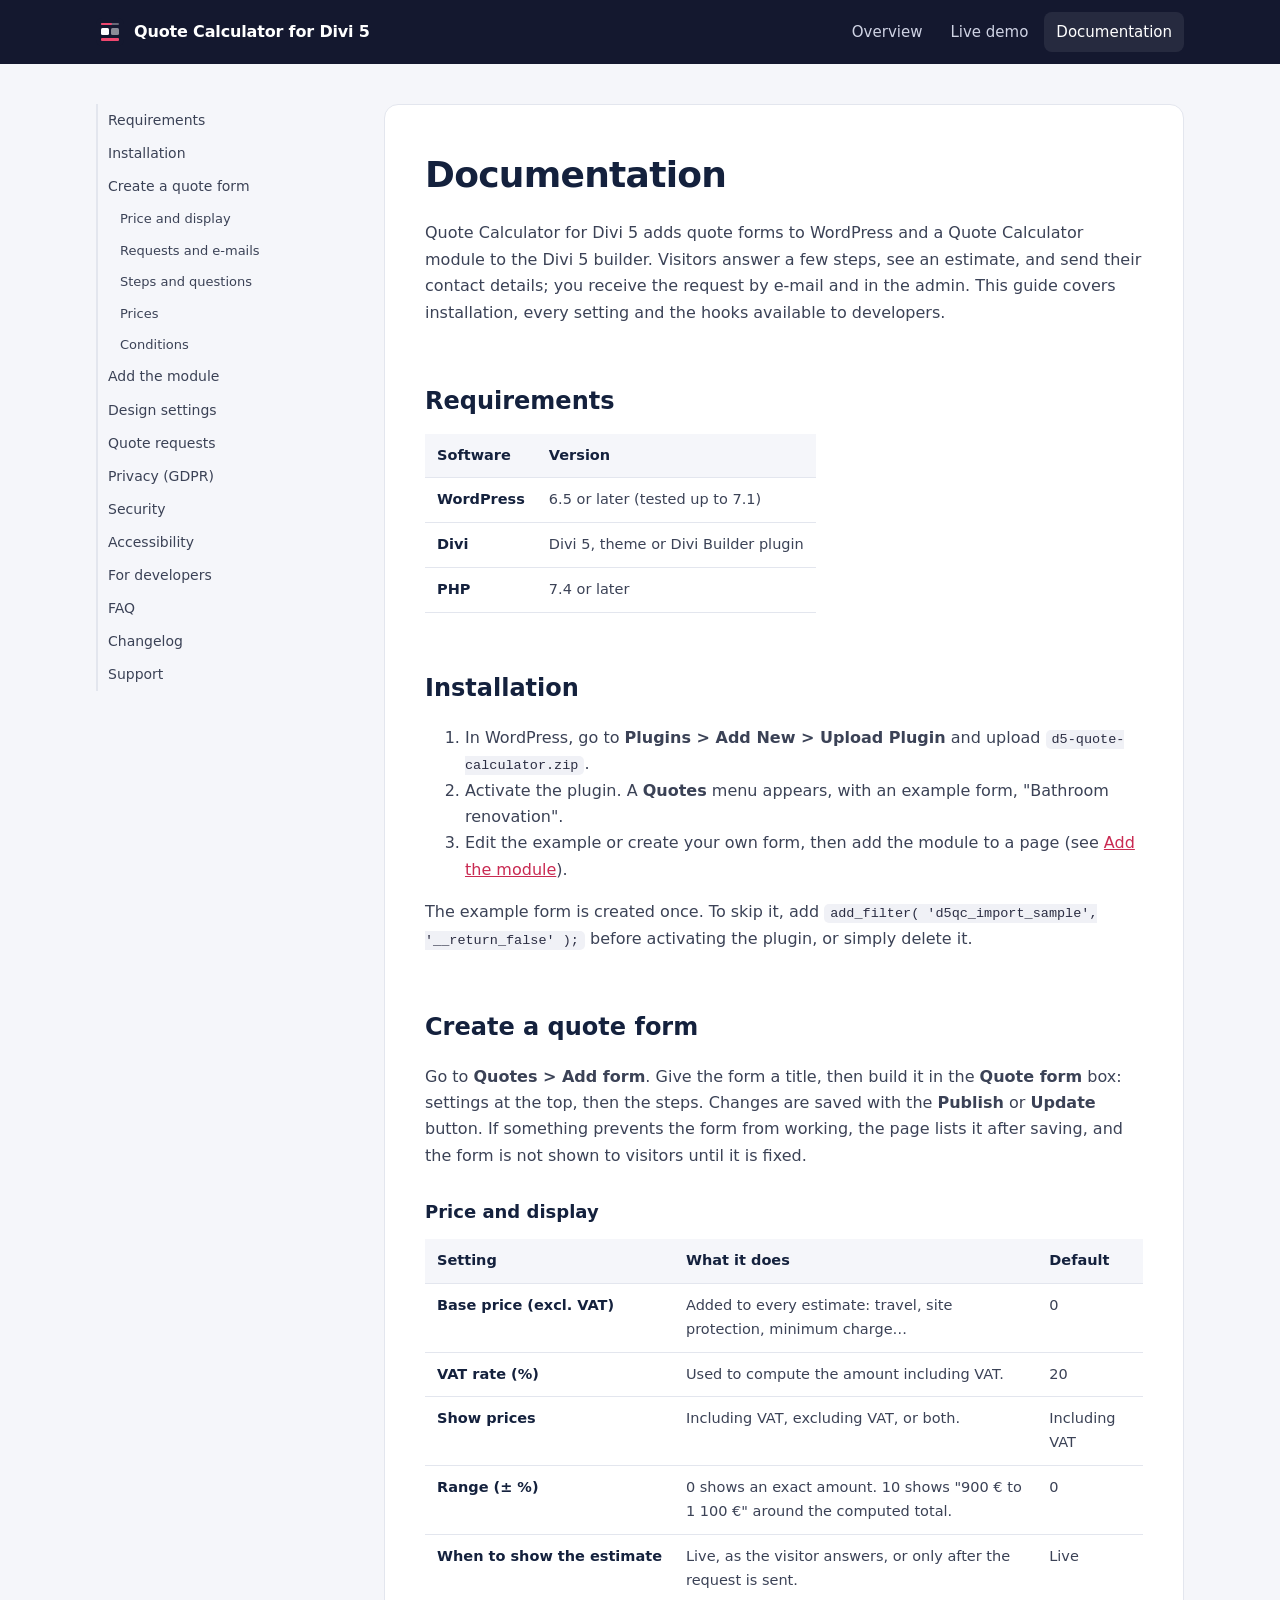
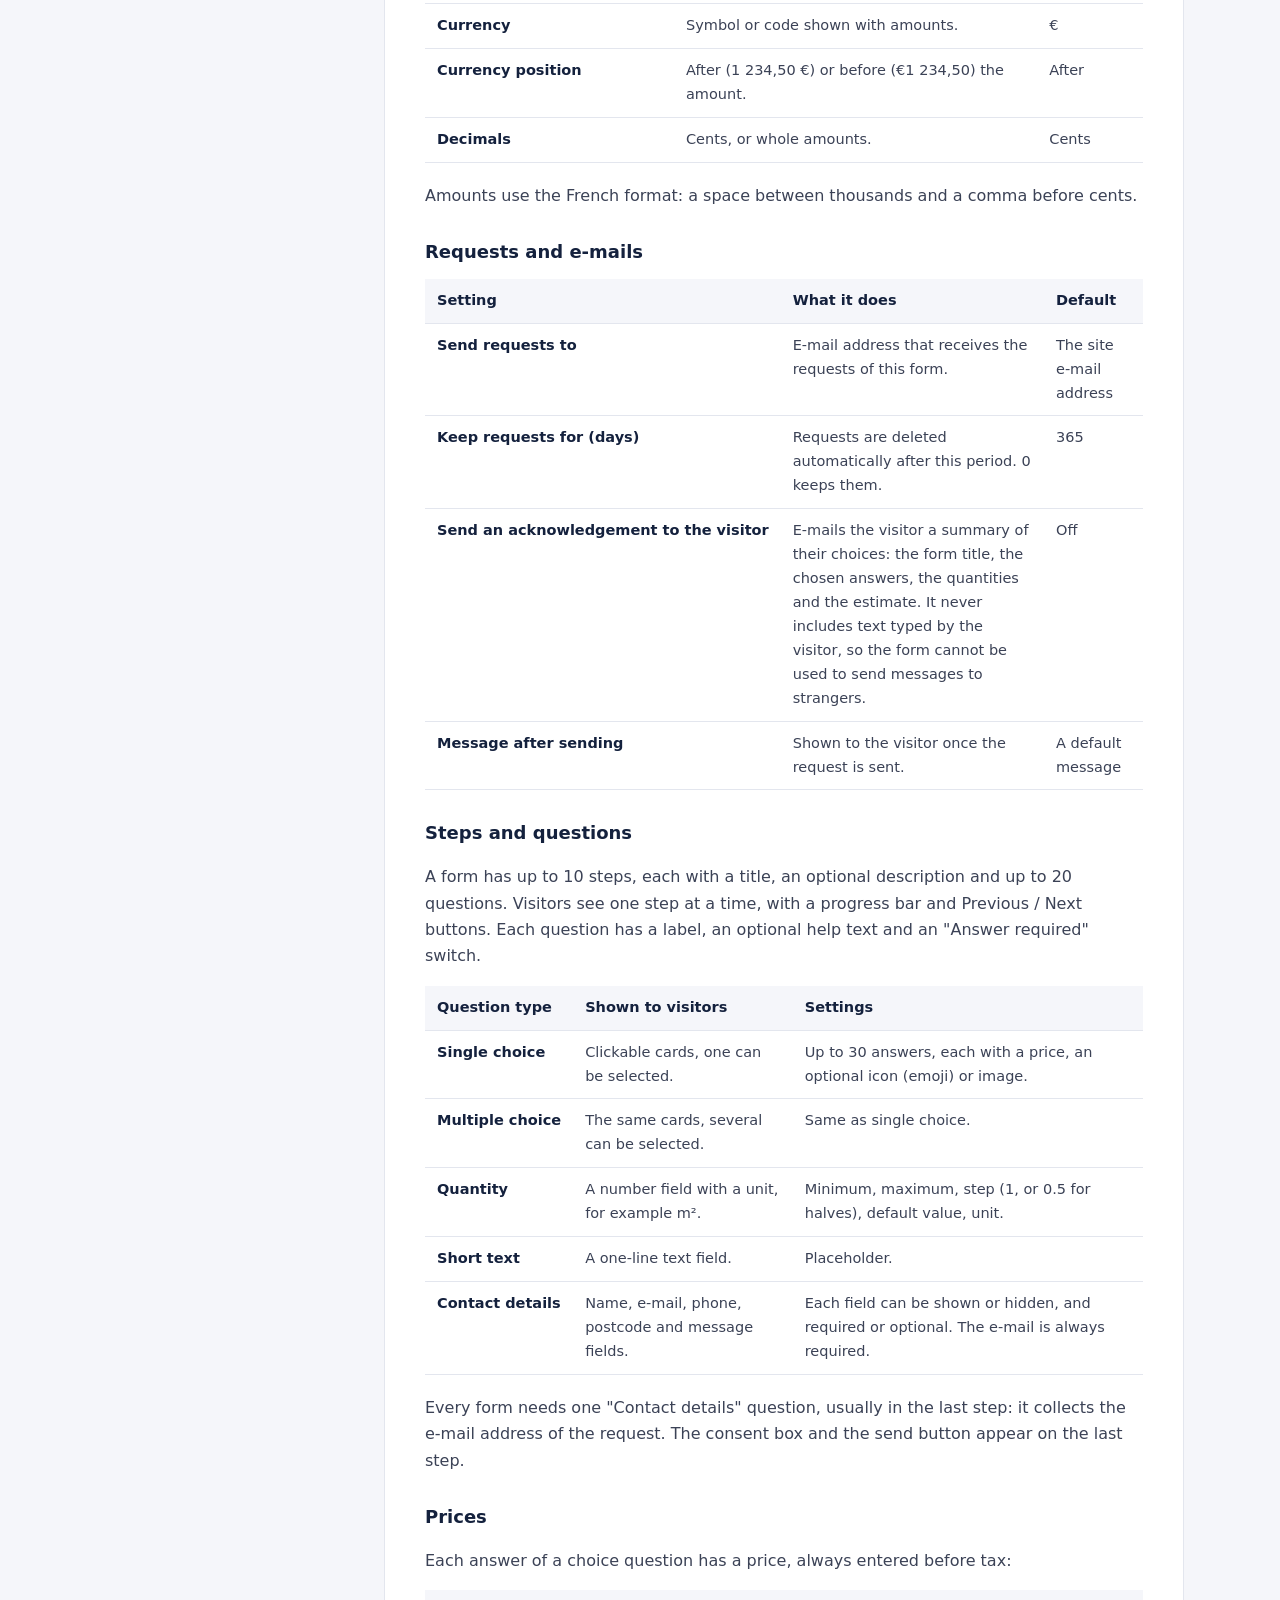
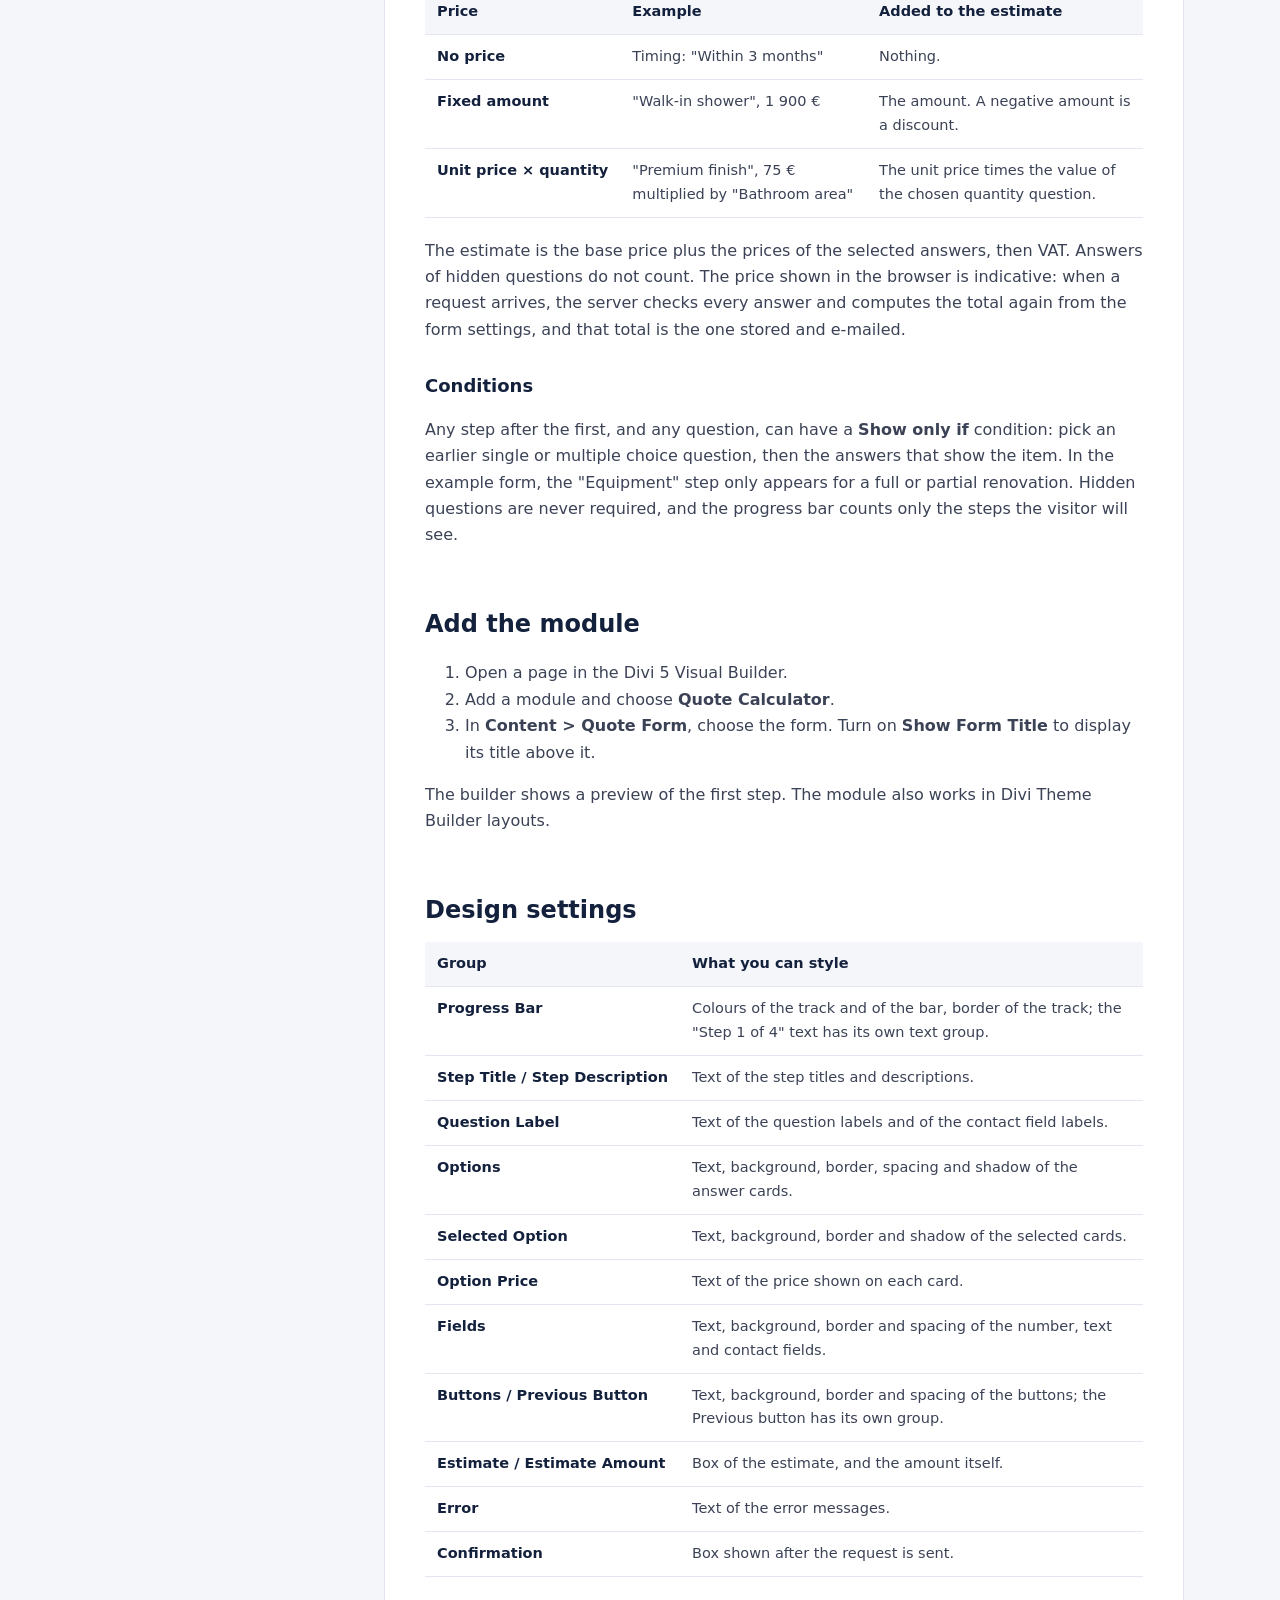
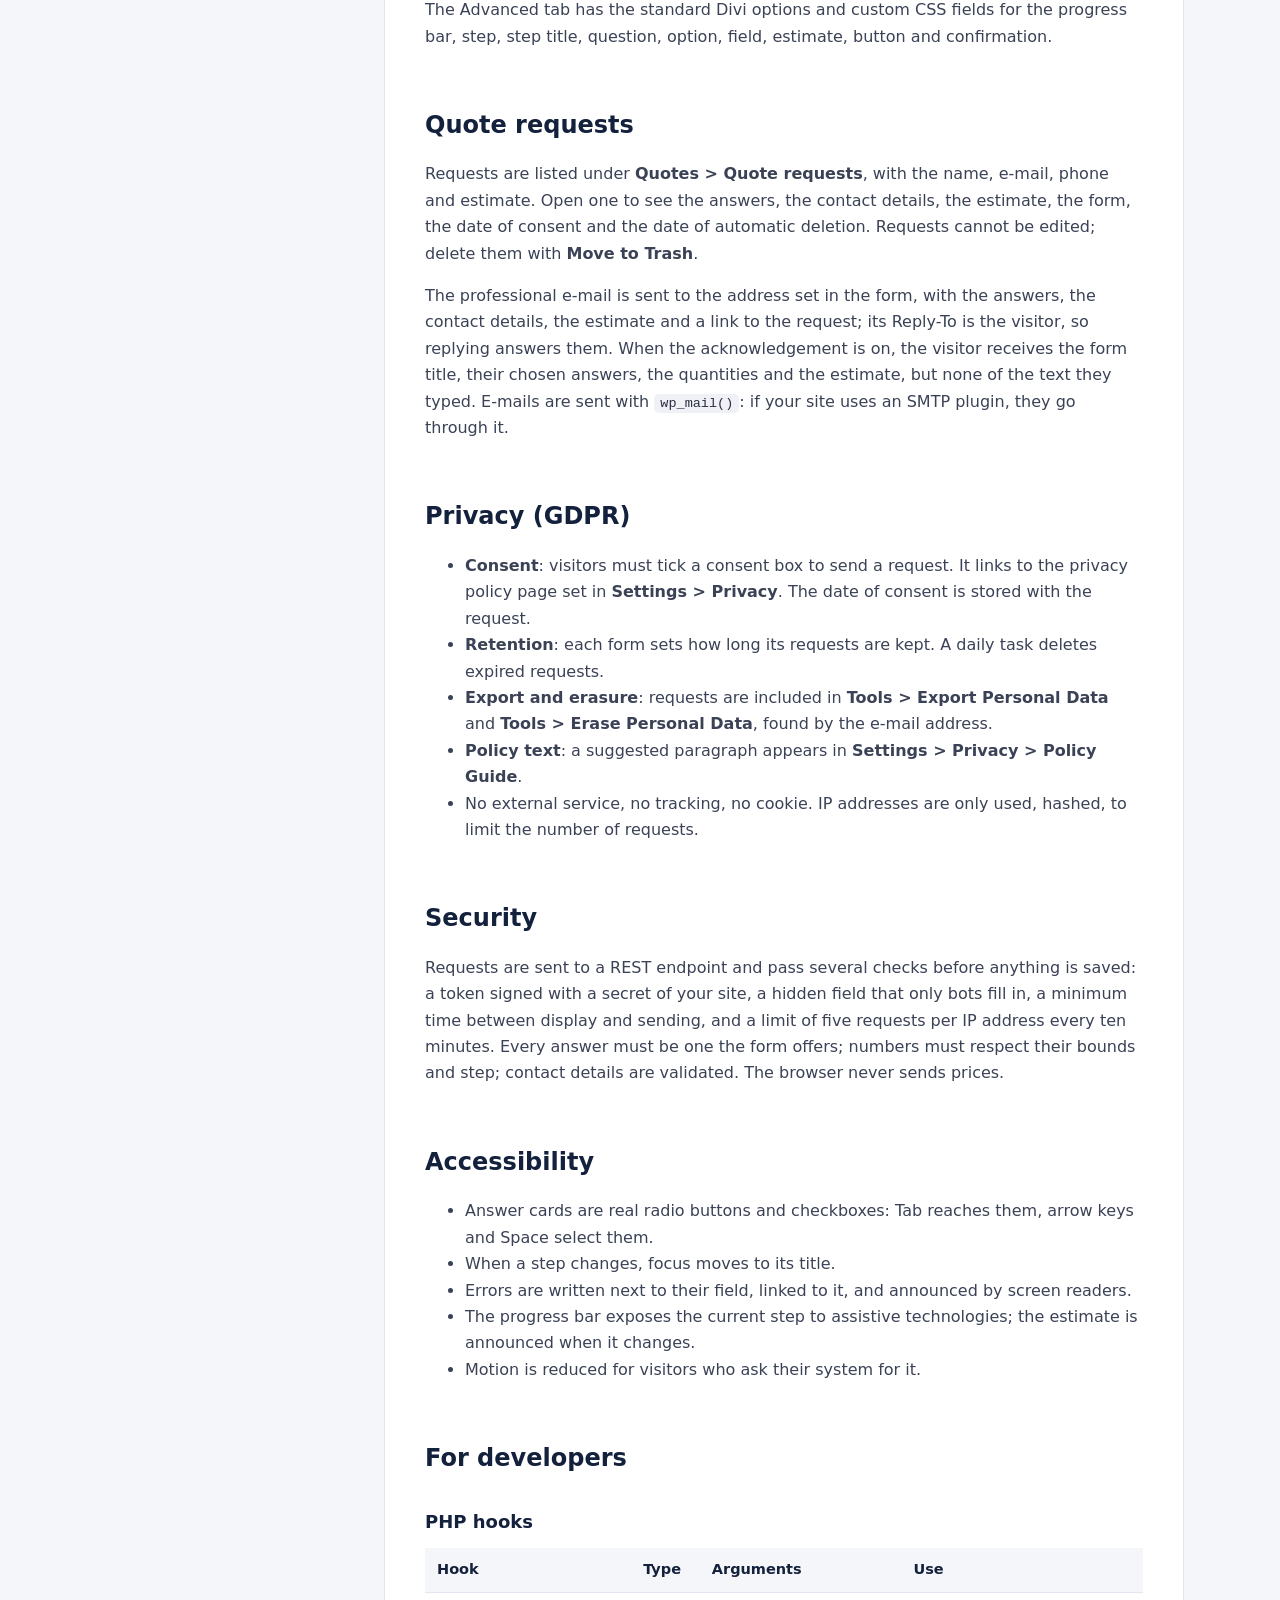
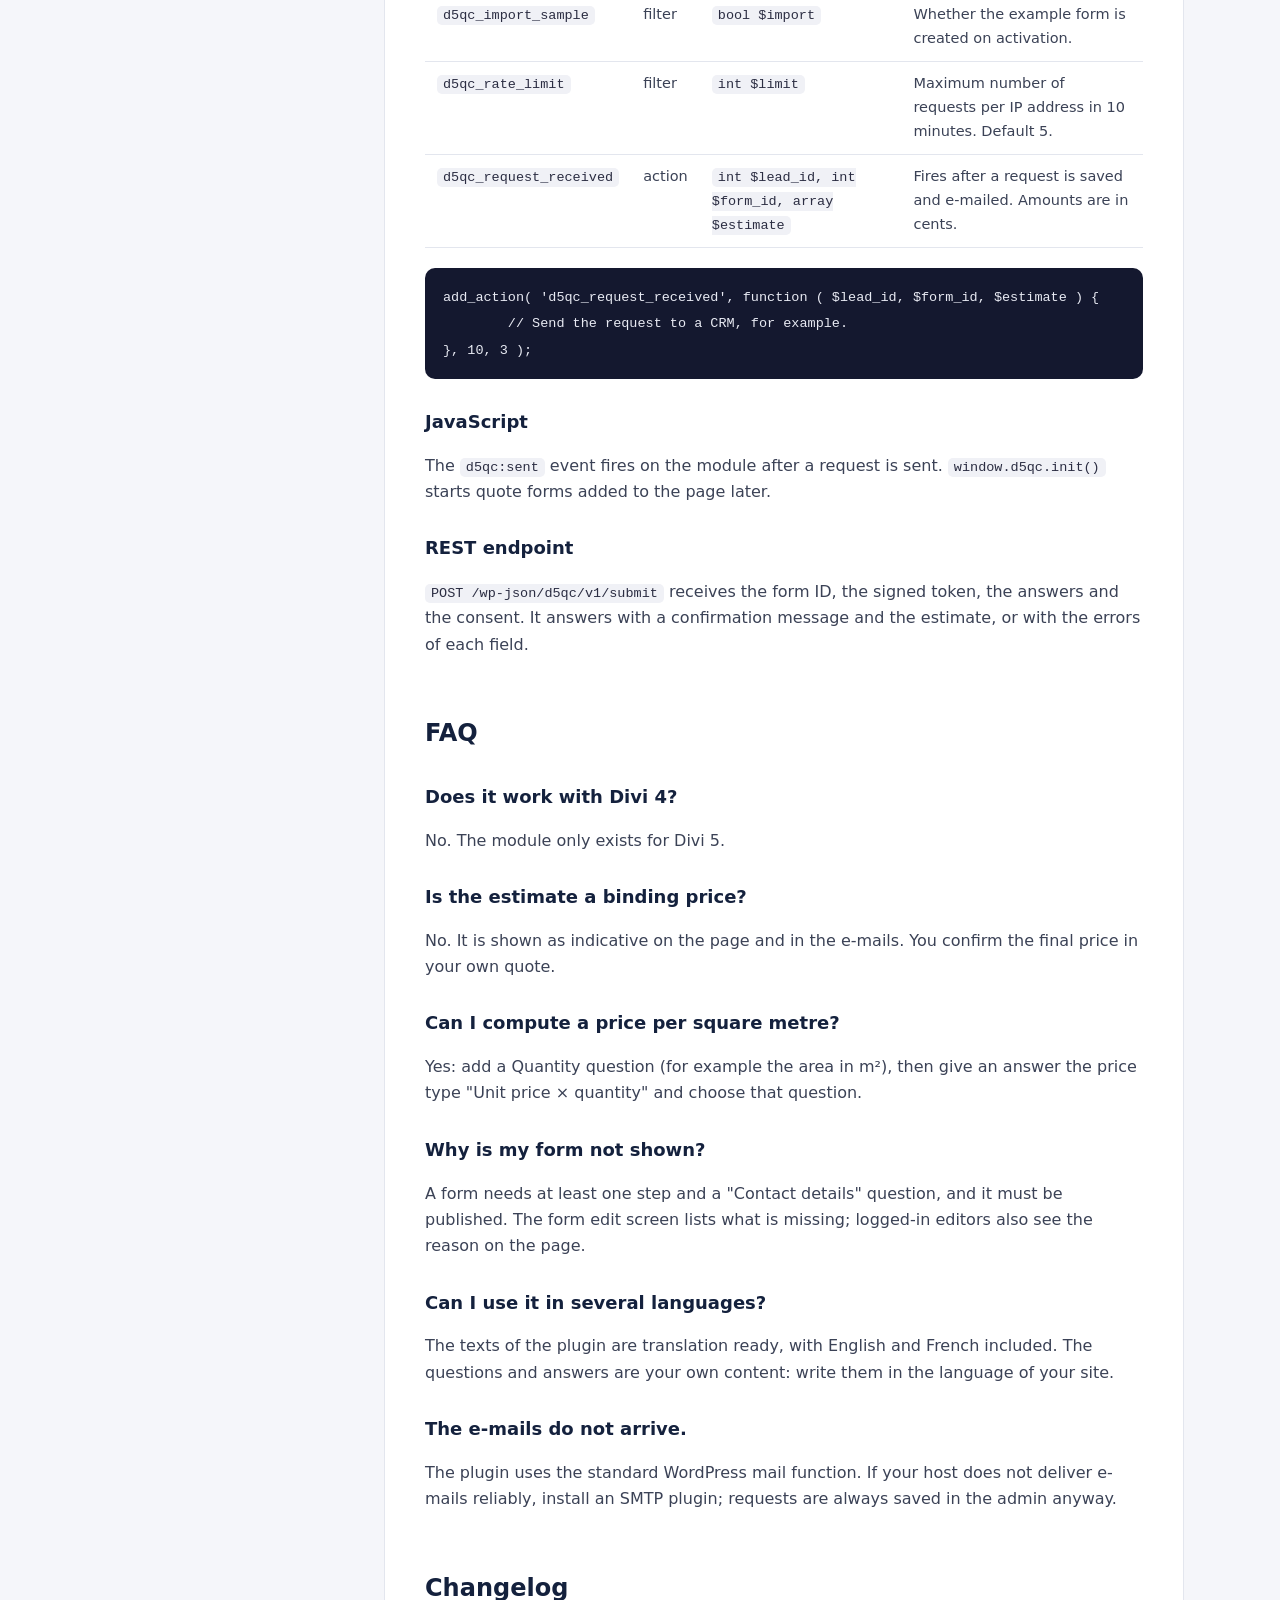
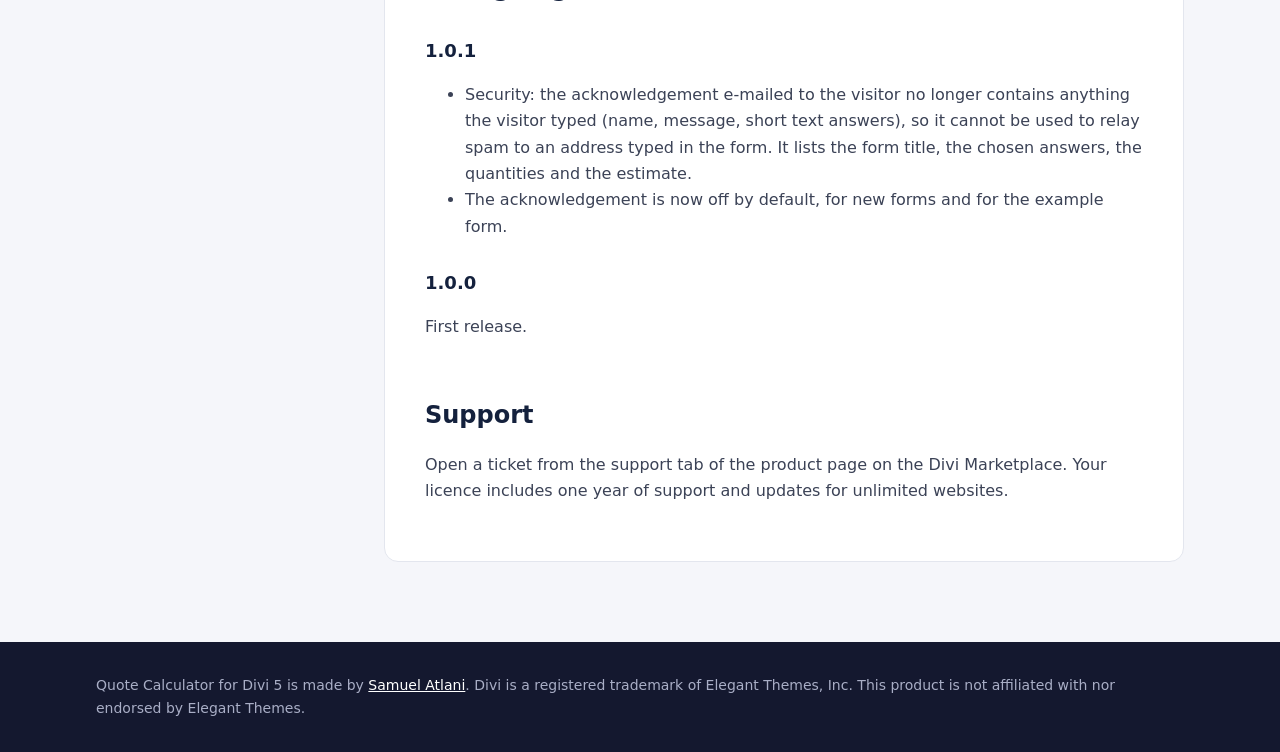
<file: quote-calculator/docs/index.html>
<!doctype html>
<html lang="en">
<head>
<meta charset="utf-8">
<meta name="viewport" content="width=device-width, initial-scale=1">
<title>Documentation: Quote Calculator for Divi 5</title>
<meta name="description" content="A multi-step quote calculator built natively for Divi 5: live price estimate, conditional steps, requests by e-mail and in the admin, GDPR tools.">
<meta property="og:title" content="Quote Calculator for Divi 5: multi-step quote and estimate module">
<meta property="og:description" content="A multi-step quote calculator built natively for Divi 5: live price estimate, conditional steps, requests by e-mail and in the admin, GDPR tools.">
<meta property="og:image" content="https://samepk.fr/quote-calculator/assets/img/og.jpg">
<link rel="icon" href="data:image/svg+xml,%3Csvg xmlns='http://www.w3.org/2000/svg' viewBox='0 0 28 28'%3E%3Crect width='28' height='28' rx='6' fill='%2314182f'/%3E%3Crect x='5' y='5' width='18' height='2' rx='1' fill='%23ffffff' opacity='.35'/%3E%3Crect x='5' y='5' width='11' height='2' rx='1' fill='%23ef476f'/%3E%3Crect x='5' y='10' width='8' height='7' rx='1.5' fill='%23fff'/%3E%3Crect x='15' y='10' width='8' height='7' rx='1.5' fill='%23fff' opacity='.5'/%3E%3Crect x='5' y='20' width='18' height='3' rx='1' fill='%23ef476f'/%3E%3C/svg%3E">
<link rel="stylesheet" href="../assets/site.css">

</head>
<body>
<header class="top"><div class="wrap"><a class="brand" href="../"><img src="data:image/svg+xml,%3Csvg xmlns='http://www.w3.org/2000/svg' viewBox='0 0 28 28'%3E%3Crect width='28' height='28' rx='6' fill='%2314182f'/%3E%3Crect x='5' y='5' width='18' height='2' rx='1' fill='%23ffffff' opacity='.35'/%3E%3Crect x='5' y='5' width='11' height='2' rx='1' fill='%23ef476f'/%3E%3Crect x='5' y='10' width='8' height='7' rx='1.5' fill='%23fff'/%3E%3Crect x='15' y='10' width='8' height='7' rx='1.5' fill='%23fff' opacity='.5'/%3E%3Crect x='5' y='20' width='18' height='3' rx='1' fill='%23ef476f'/%3E%3C/svg%3E" alt="">Quote Calculator for Divi 5</a><nav aria-label="Main"><a href="../">Overview</a><a href="../demo/">Live demo</a><a href="../docs/" aria-current="page">Documentation</a></nav></div></header>

<div class="wrap docs">
<nav class="toc" aria-label="On this page">
  <a href="#requirements">Requirements</a><a href="#install">Installation</a><a href="#forms">Create a quote form</a><a class="sub" href="#forms-settings">Price and display</a><a class="sub" href="#forms-requests">Requests and e-mails</a><a class="sub" href="#forms-steps">Steps and questions</a><a class="sub" href="#forms-prices">Prices</a><a class="sub" href="#forms-conditions">Conditions</a><a href="#module">Add the module</a><a href="#design">Design settings</a><a href="#requests">Quote requests</a><a href="#privacy">Privacy (GDPR)</a><a href="#security">Security</a><a href="#accessibility">Accessibility</a><a href="#developers">For developers</a><a href="#faq">FAQ</a><a href="#changelog">Changelog</a><a href="#support">Support</a>
</nav>
<article class="doc">
<h1>Documentation</h1>
<p>Quote Calculator for Divi 5 adds quote forms to WordPress and a Quote Calculator module to the Divi 5 builder. Visitors answer a few steps, see an estimate, and send their contact details; you receive the request by e-mail and in the admin. This guide covers installation, every setting and the hooks available to developers.</p>

<h2 id="requirements">Requirements</h2>
<table><thead><tr><th>Software</th><th>Version</th></tr></thead><tbody><tr><td>WordPress</td><td>6.5 or later (tested up to 7.1)</td></tr><tr><td>Divi</td><td>Divi 5, theme or Divi Builder plugin</td></tr><tr><td>PHP</td><td>7.4 or later</td></tr></tbody></table>

<h2 id="install">Installation</h2>
<ol><li>In WordPress, go to <strong>Plugins &gt; Add New &gt; Upload Plugin</strong> and upload <code>d5-quote-calculator.zip</code>.</li><li>Activate the plugin. A <strong>Quotes</strong> menu appears, with an example form, &quot;Bathroom renovation&quot;.</li><li>Edit the example or create your own form, then add the module to a page (see <a href="#module">Add the module</a>).</li></ol>
<p>The example form is created once. To skip it, add <code>add_filter( 'd5qc_import_sample', '__return_false' );</code> before activating the plugin, or simply delete it.</p>

<h2 id="forms">Create a quote form</h2>
<p>Go to <strong>Quotes &gt; Add form</strong>. Give the form a title, then build it in the <strong>Quote form</strong> box: settings at the top, then the steps. Changes are saved with the <strong>Publish</strong> or <strong>Update</strong> button. If something prevents the form from working, the page lists it after saving, and the form is not shown to visitors until it is fixed.</p>

<h3 id="forms-settings">Price and display</h3>
<table><thead><tr><th>Setting</th><th>What it does</th><th>Default</th></tr></thead><tbody><tr><td>Base price (excl. VAT)</td><td>Added to every estimate: travel, site protection, minimum charge…</td><td>0</td></tr><tr><td>VAT rate (%)</td><td>Used to compute the amount including VAT.</td><td>20</td></tr><tr><td>Show prices</td><td>Including VAT, excluding VAT, or both.</td><td>Including VAT</td></tr><tr><td>Range (± %)</td><td>0 shows an exact amount. 10 shows &quot;900 € to 1 100 €&quot; around the computed total.</td><td>0</td></tr><tr><td>When to show the estimate</td><td>Live, as the visitor answers, or only after the request is sent.</td><td>Live</td></tr><tr><td>Currency</td><td>Symbol or code shown with amounts.</td><td>€</td></tr><tr><td>Currency position</td><td>After (1 234,50 €) or before (€1 234,50) the amount.</td><td>After</td></tr><tr><td>Decimals</td><td>Cents, or whole amounts.</td><td>Cents</td></tr></tbody></table>
<p>Amounts use the French format: a space between thousands and a comma before cents.</p>

<h3 id="forms-requests">Requests and e-mails</h3>
<table><thead><tr><th>Setting</th><th>What it does</th><th>Default</th></tr></thead><tbody><tr><td>Send requests to</td><td>E-mail address that receives the requests of this form.</td><td>The site e-mail address</td></tr><tr><td>Keep requests for (days)</td><td>Requests are deleted automatically after this period. 0 keeps them.</td><td>365</td></tr><tr><td>Send an acknowledgement to the visitor</td><td>E-mails the visitor a summary of their choices: the form title, the chosen answers, the quantities and the estimate. It never includes text typed by the visitor, so the form cannot be used to send messages to strangers.</td><td>Off</td></tr><tr><td>Message after sending</td><td>Shown to the visitor once the request is sent.</td><td>A default message</td></tr></tbody></table>

<h3 id="forms-steps">Steps and questions</h3>
<p>A form has up to 10 steps, each with a title, an optional description and up to 20 questions. Visitors see one step at a time, with a progress bar and Previous / Next buttons. Each question has a label, an optional help text and an &quot;Answer required&quot; switch.</p>
<table><thead><tr><th>Question type</th><th>Shown to visitors</th><th>Settings</th></tr></thead><tbody><tr><td>Single choice</td><td>Clickable cards, one can be selected.</td><td>Up to 30 answers, each with a price, an optional icon (emoji) or image.</td></tr><tr><td>Multiple choice</td><td>The same cards, several can be selected.</td><td>Same as single choice.</td></tr><tr><td>Quantity</td><td>A number field with a unit, for example m².</td><td>Minimum, maximum, step (1, or 0.5 for halves), default value, unit.</td></tr><tr><td>Short text</td><td>A one-line text field.</td><td>Placeholder.</td></tr><tr><td>Contact details</td><td>Name, e-mail, phone, postcode and message fields.</td><td>Each field can be shown or hidden, and required or optional. The e-mail is always required.</td></tr></tbody></table>
<p>Every form needs one &quot;Contact details&quot; question, usually in the last step: it collects the e-mail address of the request. The consent box and the send button appear on the last step.</p>

<h3 id="forms-prices">Prices</h3>
<p>Each answer of a choice question has a price, always entered before tax:</p>
<table><thead><tr><th>Price</th><th>Example</th><th>Added to the estimate</th></tr></thead><tbody><tr><td>No price</td><td>Timing: &quot;Within 3 months&quot;</td><td>Nothing.</td></tr><tr><td>Fixed amount</td><td>&quot;Walk-in shower&quot;, 1 900 €</td><td>The amount. A negative amount is a discount.</td></tr><tr><td>Unit price × quantity</td><td>&quot;Premium finish&quot;, 75 € multiplied by &quot;Bathroom area&quot;</td><td>The unit price times the value of the chosen quantity question.</td></tr></tbody></table>
<p>The estimate is the base price plus the prices of the selected answers, then VAT. Answers of hidden questions do not count. The price shown in the browser is indicative: when a request arrives, the server checks every answer and computes the total again from the form settings, and that total is the one stored and e-mailed.</p>

<h3 id="forms-conditions">Conditions</h3>
<p>Any step after the first, and any question, can have a <strong>Show only if</strong> condition: pick an earlier single or multiple choice question, then the answers that show the item. In the example form, the &quot;Equipment&quot; step only appears for a full or partial renovation. Hidden questions are never required, and the progress bar counts only the steps the visitor will see.</p>

<h2 id="module">Add the module</h2>
<ol><li>Open a page in the Divi 5 Visual Builder.</li><li>Add a module and choose <strong>Quote Calculator</strong>.</li><li>In <strong>Content &gt; Quote Form</strong>, choose the form. Turn on <strong>Show Form Title</strong> to display its title above it.</li></ol>
<p>The builder shows a preview of the first step. The module also works in Divi Theme Builder layouts.</p>

<h2 id="design">Design settings</h2>
<table><thead><tr><th>Group</th><th>What you can style</th></tr></thead><tbody><tr><td>Progress Bar</td><td>Colours of the track and of the bar, border of the track; the &quot;Step 1 of 4&quot; text has its own text group.</td></tr><tr><td>Step Title / Step Description</td><td>Text of the step titles and descriptions.</td></tr><tr><td>Question Label</td><td>Text of the question labels and of the contact field labels.</td></tr><tr><td>Options</td><td>Text, background, border, spacing and shadow of the answer cards.</td></tr><tr><td>Selected Option</td><td>Text, background, border and shadow of the selected cards.</td></tr><tr><td>Option Price</td><td>Text of the price shown on each card.</td></tr><tr><td>Fields</td><td>Text, background, border and spacing of the number, text and contact fields.</td></tr><tr><td>Buttons / Previous Button</td><td>Text, background, border and spacing of the buttons; the Previous button has its own group.</td></tr><tr><td>Estimate / Estimate Amount</td><td>Box of the estimate, and the amount itself.</td></tr><tr><td>Error</td><td>Text of the error messages.</td></tr><tr><td>Confirmation</td><td>Box shown after the request is sent.</td></tr></tbody></table>
<p>The Advanced tab has the standard Divi options and custom CSS fields for the progress bar, step, step title, question, option, field, estimate, button and confirmation.</p>

<h2 id="requests">Quote requests</h2>
<p>Requests are listed under <strong>Quotes &gt; Quote requests</strong>, with the name, e-mail, phone and estimate. Open one to see the answers, the contact details, the estimate, the form, the date of consent and the date of automatic deletion. Requests cannot be edited; delete them with <strong>Move to Trash</strong>.</p>
<p>The professional e-mail is sent to the address set in the form, with the answers, the contact details, the estimate and a link to the request; its Reply-To is the visitor, so replying answers them. When the acknowledgement is on, the visitor receives the form title, their chosen answers, the quantities and the estimate, but none of the text they typed. E-mails are sent with <code>wp_mail()</code>: if your site uses an SMTP plugin, they go through it.</p>

<h2 id="privacy">Privacy (GDPR)</h2>
<ul><li><strong>Consent</strong>: visitors must tick a consent box to send a request. It links to the privacy policy page set in <strong>Settings &gt; Privacy</strong>. The date of consent is stored with the request.</li><li><strong>Retention</strong>: each form sets how long its requests are kept. A daily task deletes expired requests.</li><li><strong>Export and erasure</strong>: requests are included in <strong>Tools &gt; Export Personal Data</strong> and <strong>Tools &gt; Erase Personal Data</strong>, found by the e-mail address.</li><li><strong>Policy text</strong>: a suggested paragraph appears in <strong>Settings &gt; Privacy &gt; Policy Guide</strong>.</li><li>No external service, no tracking, no cookie. IP addresses are only used, hashed, to limit the number of requests.</li></ul>

<h2 id="security">Security</h2>
<p>Requests are sent to a REST endpoint and pass several checks before anything is saved: a token signed with a secret of your site, a hidden field that only bots fill in, a minimum time between display and sending, and a limit of five requests per IP address every ten minutes. Every answer must be one the form offers; numbers must respect their bounds and step; contact details are validated. The browser never sends prices.</p>

<h2 id="accessibility">Accessibility</h2>
<ul><li>Answer cards are real radio buttons and checkboxes: Tab reaches them, arrow keys and Space select them.</li><li>When a step changes, focus moves to its title.</li><li>Errors are written next to their field, linked to it, and announced by screen readers.</li><li>The progress bar exposes the current step to assistive technologies; the estimate is announced when it changes.</li><li>Motion is reduced for visitors who ask their system for it.</li></ul>

<h2 id="developers">For developers</h2>
<h3 id="hooks">PHP hooks</h3>
<table><thead><tr><th>Hook</th><th>Type</th><th>Arguments</th><th>Use</th></tr></thead><tbody><tr><td><code>d5qc_import_sample</code></td><td>filter</td><td><code>bool $import</code></td><td>Whether the example form is created on activation.</td></tr><tr><td><code>d5qc_rate_limit</code></td><td>filter</td><td><code>int $limit</code></td><td>Maximum number of requests per IP address in 10 minutes. Default 5.</td></tr><tr><td><code>d5qc_request_received</code></td><td>action</td><td><code>int $lead_id, int $form_id, array $estimate</code></td><td>Fires after a request is saved and e-mailed. Amounts are in cents.</td></tr></tbody></table>
<pre><code>add_action( 'd5qc_request_received', function ( $lead_id, $form_id, $estimate ) {
	// Send the request to a CRM, for example.
}, 10, 3 );</code></pre>
<h3 id="events">JavaScript</h3>
<p>The <code>d5qc:sent</code> event fires on the module after a request is sent. <code>window.d5qc.init()</code> starts quote forms added to the page later.</p>
<h3 id="rest">REST endpoint</h3>
<p><code>POST /wp-json/d5qc/v1/submit</code> receives the form ID, the signed token, the answers and the consent. It answers with a confirmation message and the estimate, or with the errors of each field.</p>

<h2 id="faq">FAQ</h2>
<h3>Does it work with Divi 4?</h3>
<p>No. The module only exists for Divi 5.</p>
<h3>Is the estimate a binding price?</h3>
<p>No. It is shown as indicative on the page and in the e-mails. You confirm the final price in your own quote.</p>
<h3>Can I compute a price per square metre?</h3>
<p>Yes: add a Quantity question (for example the area in m²), then give an answer the price type &quot;Unit price × quantity&quot; and choose that question.</p>
<h3>Why is my form not shown?</h3>
<p>A form needs at least one step and a &quot;Contact details&quot; question, and it must be published. The form edit screen lists what is missing; logged-in editors also see the reason on the page.</p>
<h3>Can I use it in several languages?</h3>
<p>The texts of the plugin are translation ready, with English and French included. The questions and answers are your own content: write them in the language of your site.</p>
<h3>The e-mails do not arrive.</h3>
<p>The plugin uses the standard WordPress mail function. If your host does not deliver e-mails reliably, install an SMTP plugin; requests are always saved in the admin anyway.</p>

<h2 id="changelog">Changelog</h2>
<h3>1.0.1</h3>
<ul><li>Security: the acknowledgement e-mailed to the visitor no longer contains anything the visitor typed (name, message, short text answers), so it cannot be used to relay spam to an address typed in the form. It lists the form title, the chosen answers, the quantities and the estimate.</li><li>The acknowledgement is now off by default, for new forms and for the example form.</li></ul>
<h3>1.0.0</h3>
<p>First release.</p>

<h2 id="support">Support</h2>
<p>Open a ticket from the support tab of the product page on the Divi Marketplace. Your licence includes one year of support and updates for unlimited websites.</p>
</article>
</div>

<footer><div class="wrap">Quote Calculator for Divi 5 is made by <a href="https://samepk.fr">Samuel Atlani</a>. Divi is a registered trademark of Elegant Themes, Inc. This product is not affiliated with nor endorsed by Elegant Themes.</div></footer>
</body>
</html>
</file>
<file: assets/css/style.css>
/* Layout: a playable side-scroller on top (the career as a level: portals = projects, orbs = skills, signposts = years),
   then the same content as a plain reading mode underneath. Single dark look by choice. */
:root{
  --void:#0B161C;
  --panel:#13232B;
  --line:#28404C;
  --bone:#EDE6D4;
  --ash:#9FB0B5;
  --gold:#E2B95A;
  --jade:#6FC9A9;
  --display:"Big Shoulders Display","Arial Narrow",Impact,sans-serif;
  --body:"Barlow","Helvetica Neue",Arial,sans-serif;
  --hud:"Barlow Condensed","Arial Narrow",sans-serif;
  color-scheme:dark;
}
*{box-sizing:border-box}
html{scroll-behavior:smooth}
body{margin:0}
img{max-width:100%}
[hidden]{display:none!important}
body{background:var(--void);color:var(--bone);font-family:var(--body);font-size:17px;line-height:1.55;-webkit-font-smoothing:antialiased}
a{color:var(--gold)}
button{font:inherit;color:inherit}
:focus-visible{outline:2px solid var(--gold);outline-offset:3px}
.wrap{max-width:1120px;margin:0 auto;padding-left:max(16px, env(safe-area-inset-left, 0px));padding-right:max(16px, env(safe-area-inset-right, 0px))}

/* ---------- Game ---------- */
.touch{display:none}
@media (hover:none) and (pointer:coarse){.touch{display:inline}.kbd{display:none!important}}
.game{position:relative;height:clamp(340px,80vh,640px);height:clamp(340px,80svh,640px);overflow:hidden;border-bottom:1px solid var(--line);touch-action:manipulation;user-select:none;-webkit-user-select:none}
#cv{position:absolute;inset:0;width:100%;height:100%;display:block}
.hud{position:absolute;left:0;right:0;top:0;display:flex;gap:16px;align-items:center;justify-content:space-between;padding:14px max(16px, env(safe-area-inset-left, 0px)) 0 max(16px, env(safe-area-inset-left, 0px));font-family:var(--hud);font-size:16px;letter-spacing:.05em;pointer-events:none}
.hud > *{pointer-events:auto}
.count{display:flex;align-items:center;gap:10px}
.count i{width:12px;height:12px;transform:rotate(45deg);background:var(--gold);box-shadow:0 0 12px var(--gold)}
.count b{font-weight:600;font-size:20px}
.map{flex:1;max-width:420px;height:6px;background:rgba(237,230,212,.12);position:relative}
.map span{position:absolute;top:-3px;width:12px;height:12px;border-radius:50%;background:var(--bone);transform:translateX(-50%);box-shadow:0 0 0 3px rgba(11,22,28,.8)}
.map em{position:absolute;top:0;width:2px;height:6px;background:var(--gold)}
.skip{background:rgba(11,22,28,.6);border:1px solid var(--line);color:var(--bone);padding:6px 12px;cursor:pointer;font-family:var(--hud);font-size:15px;letter-spacing:.05em;text-decoration:none}
.skip:hover{border-color:var(--gold)}

.intro{position:absolute;inset:0;display:grid;place-content:center;justify-items:center;text-align:center;gap:18px;padding:24px max(16px, env(safe-area-inset-left, 0px));background:radial-gradient(60% 60% at 50% 45%, rgba(11,22,28,.35), rgba(11,22,28,.85));transition:opacity .6s ease, visibility .6s}
.intro.gone{opacity:0;visibility:hidden}
.intro h1{margin:0;font-family:var(--display);font-weight:900;text-transform:uppercase;line-height:.85;font-size:clamp(64px,13vw,168px);letter-spacing:.01em}
.intro h1 .row{display:block;white-space:nowrap}
.intro h1 .ch{display:inline-block}
.intro h1 .row:last-child{color:transparent;-webkit-text-stroke:2px var(--bone)}
@media (prefers-reduced-motion: no-preference){
  .intro h1 .ch{animation:drop .7s cubic-bezier(.2,.9,.25,1.25) both;animation-delay:calc(var(--i) * 45ms + 150ms)}
  .intro .sub,.intro .go{animation:fadein .6s ease both;animation-delay:.9s}
  .intro .go .blink{animation:blink 1.4s steps(1) infinite 1.5s}
}
@keyframes drop{from{opacity:0;transform:translateY(-60px) rotate(-8deg)}to{opacity:1;transform:none}}
@keyframes fadein{from{opacity:0}to{opacity:1}}
@keyframes blink{50%{opacity:.25}}
.intro .sub{margin:0;font-family:var(--display);font-weight:700;font-size:clamp(20px,2.6vw,28px);text-transform:uppercase;letter-spacing:.06em;color:var(--gold)}
.go{margin-top:10px;background:none;border:0;cursor:pointer;display:inline-flex;gap:12px;align-items:center;font-family:var(--hud);font-size:19px;letter-spacing:.1em;text-transform:uppercase}
.key{display:inline-grid;place-items:center;min-width:28px;height:28px;padding:0 7px;border:1.5px solid currentColor;border-bottom-width:3px;border-radius:6px;font-family:var(--hud);font-size:14px;font-weight:600;letter-spacing:0;text-transform:none}

.prompt{position:absolute;transform:translate(-50%,-100%);font-family:var(--hud);font-size:16px;letter-spacing:.05em;background:var(--bone);color:var(--void);padding:4px 10px 4px 6px;display:flex;gap:8px;align-items:center;white-space:nowrap;cursor:pointer;border:0}
.prompt .key{border-color:var(--void)}
.prompt[hidden]{display:none}

.toast{position:absolute;left:50%;top:64px;transform:translateX(-50%);font-family:var(--display);font-weight:800;font-size:28px;text-transform:uppercase;letter-spacing:.03em;color:var(--gold);text-shadow:0 0 18px rgba(226,185,90,.5);pointer-events:none;opacity:0}
.toast.show{animation:toast 1.4s ease forwards}
@keyframes toast{0%{opacity:0;transform:translate(-50%,10px)}15%{opacity:1;transform:translate(-50%,0)}75%{opacity:1}100%{opacity:0;transform:translate(-50%,-14px)}}

.help{position:absolute;left:0;right:0;bottom:12px;display:flex;justify-content:center;gap:18px;flex-wrap:wrap;font-family:var(--hud);font-size:15px;letter-spacing:.04em;color:var(--ash);pointer-events:none;padding:0 16px}
.help span{display:inline-flex;gap:6px;align-items:center}
.help .key{min-width:24px;height:24px;font-size:12px}
.pad{position:absolute;bottom:calc(14px + env(safe-area-inset-bottom, 0px));display:none;gap:10px}
.pad.l{left:max(14px, env(safe-area-inset-left, 0px))}
.pad.r{right:max(14px, env(safe-area-inset-right, 0px))}
.pad button{width:62px;height:62px;border-radius:50%;border:1.5px solid rgba(237,230,212,.5);background:rgba(11,22,28,.55);font-family:var(--hud);font-size:22px;color:var(--bone);touch-action:none}
.pad button:active{background:rgba(226,185,90,.3)}
@media (hover:none) and (pointer:coarse){.pad{display:flex}.help{display:none}}

/* Project card (in-game dialog) */
.card{position:absolute;inset:0;display:grid;place-items:center;padding:16px;background:rgba(5,10,13,.6);backdrop-filter:blur(3px)}
.card[hidden]{display:none}
.card article{width:min(640px,100%);max-height:100%;overflow:auto;background:var(--panel);border:1px solid var(--line);position:relative;padding:26px clamp(18px,4vw,34px) 26px}
@media (prefers-reduced-motion: no-preference){.card:not([hidden]) article{animation:pop .28s cubic-bezier(.2,.9,.3,1.2)}}
@keyframes pop{from{opacity:0;transform:scale(.92) translateY(12px)}to{opacity:1;transform:none}}
.card article::before,.card article::after{content:"";position:absolute;width:16px;height:16px;border:2px solid var(--gold)}
.card article::before{top:-2px;left:-2px;border-right:0;border-bottom:0}
.card article::after{bottom:-2px;right:-2px;border-left:0;border-top:0}
.card h2{margin:0;font-family:var(--display);font-weight:900;font-size:clamp(34px,5vw,48px);line-height:1;text-transform:uppercase}
.close{position:absolute;top:10px;right:10px;background:none;border:0;cursor:pointer;display:flex;gap:6px;align-items:center;font-family:var(--hud);font-size:14px;color:var(--ash)}
.tags{display:flex;gap:8px;flex-wrap:wrap;margin:10px 0 16px}
.tag{font-family:var(--hud);font-size:14px;font-weight:600;letter-spacing:.04em;padding:2px 9px;border:1px solid var(--line);color:var(--ash)}
.tag.hi{border-color:var(--jade);color:var(--jade)}
.card p{margin:0 0 16px}
.card h3,.read h3.lab{margin:0 0 8px;font-family:var(--hud);font-size:15px;font-weight:600;letter-spacing:.06em;color:var(--gold)}
.obj{list-style:none;margin:0 0 18px;padding:0;display:grid;gap:5px}
.obj li{display:flex;gap:10px;align-items:baseline}
.obj li::before{content:"";flex:0 0 8px;height:8px;transform:translateY(-1px) rotate(45deg);border:1.5px solid var(--jade)}
.gear{display:flex;gap:6px;flex-wrap:wrap;margin:0 0 18px;padding:0;list-style:none}
.gear li{background:var(--void);border:1px solid var(--line);padding:3px 10px;font-size:15px}
.repo{font-family:var(--hud);font-size:16px;letter-spacing:.03em}
.muted{color:var(--ash)}

/* ---------- Reading mode: same world, as a codex ---------- */
.read{background:
  repeating-linear-gradient(115deg, rgba(237,230,212,.035) 0 1px, transparent 1px 60px), var(--void)}
.read .wrap{padding-block:64px 48px;display:grid;gap:88px}
.shead{display:flex;align-items:center;gap:10px 16px;margin:0 0 28px;flex-wrap:wrap}
.shead h2{min-width:0;overflow-wrap:anywhere}
@media (max-width:560px){.shead hr{display:none}.shead small{flex-basis:100%;padding-left:30px}}
.shead i{flex:0 0 14px;height:14px;transform:rotate(45deg);background:var(--gold);box-shadow:0 0 14px rgba(226,185,90,.6)}
.shead h2{margin:0;font-family:var(--display);font-weight:900;font-size:clamp(40px,6vw,64px);line-height:.9;text-transform:uppercase}
.shead hr{flex:1;border:0;height:2px;background:linear-gradient(90deg,var(--gold),transparent);margin:0;min-width:24px}
.shead small{font-family:var(--hud);font-size:16px;letter-spacing:.06em;color:var(--ash);white-space:nowrap}

.about{display:grid;grid-template-columns:minmax(0,1.4fr) minmax(0,1fr);gap:40px;align-items:center}
@media (max-width:760px){.about{grid-template-columns:minmax(0,1fr)}}
.about .big{margin:0 0 16px;font-size:clamp(22px,2.6vw,28px);line-height:1.35;max-width:34ch}
.about .big b{color:var(--gold);font-weight:600}
.about p{margin:0;max-width:56ch;color:var(--ash)}
.stats{list-style:none;margin:0;padding:0;display:grid;gap:8px}
.stats li{display:flex;justify-content:space-between;gap:16px;align-items:center;padding:12px 16px;background:var(--panel);border:1px solid var(--line);clip-path:polygon(0 0,100% 0,100% 70%,calc(100% - 12px) 100%,0 100%)}
.stats span{font-family:var(--hud);letter-spacing:.05em;color:var(--ash)}
.stats b{font-weight:600;text-align:right}
.stats .ok b{color:var(--jade);display:flex;gap:8px;align-items:center}
.stats .ok b::before{content:"";width:8px;height:8px;border-radius:50%;background:var(--jade);box-shadow:0 0 0 4px rgba(111,201,169,.2)}

.plist{list-style:none;margin:0;padding:0;display:grid;grid-template-columns:repeat(auto-fill,minmax(min(100%,320px),1fr));gap:16px}
.plist li{position:relative;background:var(--panel);border:1px solid var(--line);padding:76px 22px 22px;display:grid;gap:10px;align-content:start;transition:border-color .2s, transform .2s}
.plist li::before{content:"";position:absolute;left:22px;top:20px;width:44px;height:42px;border:2.5px solid var(--gold);border-bottom:0;border-radius:22px 22px 0 0;background:repeating-radial-gradient(ellipse at 50% 70%, rgba(111,201,169,.0) 0 4px, rgba(111,201,169,.35) 4px 5px);opacity:.75;transition:opacity .2s, box-shadow .2s}
.plist li:hover{border-color:var(--gold);transform:translateY(-3px)}
.plist li:hover::before{opacity:1;box-shadow:0 -6px 24px rgba(226,185,90,.35)}
@media (prefers-reduced-motion: reduce){.plist li,.plist li:hover{transform:none;transition:none}}
.plist .k{position:absolute;top:24px;right:20px;font-family:var(--hud);font-size:14px;letter-spacing:.05em;color:var(--jade);text-align:right}
.plist h3{margin:0;font-family:var(--display);font-weight:900;font-size:34px;text-transform:uppercase;line-height:.95}
.plist .t{font-family:var(--hud);font-size:15px;letter-spacing:.05em;color:var(--ash);margin-top:-6px}
.plist p{margin:0}
.plist .gear{margin:4px 0 0}
.plist .gear li{padding:3px 9px;transition:none;transform:none}
.plist .gear li::before{content:none}

.road{list-style:none;margin:0;padding:0 0 0 8px;display:grid;gap:36px;position:relative}
.road::before{content:"";position:absolute;left:8px;top:8px;bottom:8px;width:2px;background:repeating-linear-gradient(var(--gold) 0 8px, transparent 8px 16px)}
.road li{display:grid;grid-template-columns:auto minmax(0,1fr);gap:8px 24px;align-items:start;position:relative}
@media (max-width:560px){.road li{grid-template-columns:minmax(0,1fr)}}
.plate{display:inline-block;margin-left:-8px;background:var(--bone);color:var(--void);font-family:var(--display);font-weight:900;font-size:26px;line-height:1;padding:8px 30px 8px 14px;clip-path:polygon(0 0,calc(100% - 16px) 0,100% 50%,calc(100% - 16px) 100%,0 100%);white-space:nowrap}
.road h3{margin:2px 0 0;font-size:20px;font-weight:600}
.road .sub{font-family:var(--hud);font-size:16px;letter-spacing:.04em;color:var(--gold);margin:2px 0 6px}
.road p{margin:0;color:var(--ash);max-width:62ch}

.edu{list-style:none;margin:0;padding:0;display:grid;grid-template-columns:repeat(auto-fit,minmax(min(100%,260px),1fr));gap:12px}
.edu li{display:grid;gap:4px;padding:14px 16px;border-left:3px solid var(--gold);background:var(--panel)}
.edu b{font-weight:600}
.edu span{font-family:var(--hud);letter-spacing:.04em;color:var(--ash)}
.inv{display:grid;gap:26px}
.inv h3{margin:0 0 10px;font-family:var(--hud);font-size:16px;font-weight:600;letter-spacing:.06em;color:var(--ash)}
.chips{list-style:none;margin:0;padding:0;display:flex;flex-wrap:wrap;gap:8px}
.chips li{display:inline-flex;align-items:center;gap:10px;padding:8px 14px 8px 12px;border:1px solid var(--line);background:var(--panel);font-weight:500;transition:border-color .3s, box-shadow .3s}
.chips li::before{content:"";width:9px;height:9px;transform:rotate(45deg);border:1.5px solid var(--gold);transition:background .3s, box-shadow .3s}
.chips li.on{border-color:rgba(226,185,90,.7);box-shadow:0 0 18px rgba(226,185,90,.15)}
.chips li.on::before{background:var(--gold);box-shadow:0 0 10px var(--gold)}
.inv .note{margin:0;color:var(--ash);font-size:15px}

.flag{position:relative;background:var(--gold);color:var(--void);padding:40px clamp(20px,4vw,48px) 44px;clip-path:polygon(0 0,100% 0,96% 50%,100% 100%,0 100%)}
.flag h2{margin:0 0 6px;font-family:var(--display);font-weight:900;font-size:clamp(48px,8vw,96px);line-height:.85;text-transform:uppercase}
.flag .lead{margin:0 0 24px;font-weight:500;max-width:48ch}
.flag .mail{display:flex;gap:12px;align-items:center;flex-wrap:wrap;margin-bottom:18px}
.flag .mail span{font-family:var(--display);font-weight:800;font-size:clamp(24px,4vw,40px);user-select:all;overflow-wrap:anywhere}
.flag .btn{background:var(--void);color:var(--bone)}
.flag .links a{color:var(--void);font-weight:600}
.flag :focus-visible{outline-color:var(--void)}
.mail{display:flex;gap:12px;align-items:center;flex-wrap:wrap;margin-bottom:16px}
.mail span{font-family:var(--display);font-weight:800;font-size:clamp(26px,4vw,40px);user-select:all;overflow-wrap:anywhere}
.btn{background:var(--gold);color:var(--void);border:0;cursor:pointer;padding:9px 22px 9px 16px;font-family:var(--hud);font-size:16px;font-weight:600;letter-spacing:.04em;clip-path:polygon(0 0,100% 0,92% 100%,0 100%)}
.links{display:flex;gap:24px;flex-wrap:wrap;font-family:var(--hud);font-size:18px;letter-spacing:.03em}
footer .wrap{padding-block:20px 32px;border-top:1px solid var(--line);color:var(--ash);font-family:var(--hud);font-size:15px;letter-spacing:.04em;display:flex;justify-content:space-between;gap:16px;flex-wrap:wrap}
footer a{color:var(--ash)}
@media (max-width:560px){.road li > div{padding-left:26px}}
/* Name in HUD */
.who{display:flex;flex-direction:column;line-height:1.05;min-width:0}
.who b{font-family:var(--display);font-weight:900;font-size:22px;text-transform:uppercase;letter-spacing:.02em;color:var(--bone);white-space:nowrap}
.who span{font-size:13px;color:var(--gold);letter-spacing:.06em;white-space:nowrap}
.hud .left{display:flex;align-items:center;gap:20px;min-width:0}
@media (max-width:640px){.who span{display:none}.count > span > span.lbl{display:none}.hud{flex-wrap:wrap;row-gap:10px}.hud .left{gap:12px;flex:1 1 auto}.who b{font-size:19px}.map{order:3;flex-basis:100%;max-width:none}}
.count,.skip{white-space:nowrap}
</file>
<file: filter-grid/assets/site.css>
:root{--ink:#14213d;--text:#3b4256;--muted:#6b7183;--line:#e3e6ee;--bg:#f5f6fa;--card:#fff;--navy:#14182f;--accent:#ef476f;--accent-ink:#c92a52;--radius:14px;--max:1120px}
*{box-sizing:border-box}
html{scroll-behavior:smooth}
body{margin:0;font:16px/1.65 Inter,system-ui,-apple-system,"Segoe UI",Roboto,sans-serif;color:var(--text);background:var(--bg)}
a{color:var(--accent-ink)}
img{max-width:100%;height:auto;display:block}
.wrap{max-width:var(--max);margin:0 auto;padding:0 16px}
.top{background:var(--navy);color:#fff;position:sticky;top:0;z-index:20}
.top .wrap{display:flex;align-items:center;gap:24px;min-height:64px;flex-wrap:wrap}
.brand{display:flex;align-items:center;gap:10px;color:#fff;text-decoration:none;font-weight:700;letter-spacing:-.01em}
.brand img{width:28px;height:28px}
.top nav{margin-left:auto;display:flex;gap:4px;flex-wrap:wrap}
.top nav a{color:#cfd3e4;text-decoration:none;padding:8px 12px;border-radius:8px;font-weight:500;font-size:15px}
.top nav a:hover,.top nav a[aria-current]{color:#fff;background:rgba(255,255,255,.08)}
.btn{display:inline-flex;align-items:center;gap:8px;padding:12px 20px;border-radius:999px;font-weight:600;text-decoration:none;border:1px solid transparent;font-size:15px}
.btn-primary{background:var(--accent);color:#fff}
.btn-primary:hover{background:var(--accent-ink)}
.btn-ghost{border-color:rgba(255,255,255,.35);color:#fff}
.btn-ghost:hover{background:rgba(255,255,255,.08)}
.btn-line{border-color:var(--line);color:var(--ink);background:#fff}
.hero{background:linear-gradient(180deg,var(--navy),#2b2350);color:#fff;padding:72px 0 64px}
.hero .wrap{display:grid;grid-template-columns:1fr 1.2fr;gap:48px;align-items:center}
.hero h1{font-size:clamp(36px,5vw,56px);line-height:1.05;letter-spacing:-.03em;margin:0 0 16px}
.hero h1 span{color:var(--accent)}
.hero p{color:#d3d6e6;font-size:18px;margin:0 0 28px;max-width:480px}
.hero .ctas{display:flex;gap:12px;flex-wrap:wrap}
.hero figure{margin:0;border-radius:var(--radius);overflow:hidden;box-shadow:0 30px 60px -20px rgba(0,0,0,.5)}
.note{font-size:13px;color:#a9aec6;margin-top:16px}
section.block{padding:64px 0}
section.block h2{font-size:32px;letter-spacing:-.02em;color:var(--ink);margin:0 0 8px}
.lead{color:var(--muted);margin:0 0 32px;max-width:640px}
.features{display:grid;grid-template-columns:repeat(3,minmax(0,1fr));gap:20px}
.feature{background:var(--card);border:1px solid var(--line);border-radius:var(--radius);padding:22px}
.feature h3{margin:0 0 6px;color:var(--ink);font-size:17px}
.feature p{margin:0;font-size:15px}
.shots{display:grid;grid-template-columns:2fr 2fr 1fr;gap:20px;align-items:start}
.shots figure{margin:0}
.shots img{border-radius:10px;border:1px solid var(--line)}
.shots figcaption{font-size:14px;color:var(--muted);margin-top:8px}
.req{display:grid;grid-template-columns:repeat(3,minmax(0,1fr));gap:20px}
.req div{background:var(--card);border:1px solid var(--line);border-radius:var(--radius);padding:18px}
.req b{display:block;color:var(--ink)}
footer{background:var(--navy);color:#a9aec6;font-size:14px;padding:32px 0}
footer a{color:#fff}
/* docs */
.docs{display:grid;grid-template-columns:240px minmax(0,1fr);gap:48px;padding:40px 16px 80px}
.toc{position:sticky;top:88px;align-self:start;font-size:14px}
.toc a{display:block;color:var(--text);text-decoration:none;padding:5px 10px;border-left:2px solid var(--line)}
.toc a:hover{color:var(--accent-ink);border-color:var(--accent)}
.toc .sub{padding-left:22px;font-size:13px}
article.doc{background:var(--card);border:1px solid var(--line);border-radius:var(--radius);padding:40px}
article.doc h1{color:var(--ink);font-size:36px;letter-spacing:-.02em;margin:0 0 8px}
article.doc h2{color:var(--ink);font-size:24px;margin:48px 0 12px;padding-top:8px;scroll-margin-top:80px}
article.doc h3{color:var(--ink);font-size:18px;margin:28px 0 8px;scroll-margin-top:80px}
article.doc table{width:100%;border-collapse:collapse;font-size:14.5px;margin:12px 0 20px;display:block;overflow-x:auto}
article.doc th,article.doc td{text-align:left;vertical-align:top;padding:10px 12px;border-bottom:1px solid var(--line)}
article.doc th{color:var(--ink);background:var(--bg);font-weight:600}
article.doc td:first-child{font-weight:600;color:var(--ink);white-space:nowrap}
code{font:13.5px/1.5 ui-monospace,SFMono-Regular,Menlo,Consolas,monospace;background:#f0f1f6;padding:2px 6px;border-radius:5px;color:#2b2d42}
pre{background:#14182f;color:#e8eaf3;padding:16px 18px;border-radius:10px;overflow:auto}
pre code{background:none;color:inherit;padding:0}
.callout{background:#fff4f6;border:1px solid #f8c6d3;border-radius:10px;padding:14px 16px;margin:16px 0}
ol.steps li{margin-bottom:8px}
/* demo */
.demo-head{padding:40px 0 8px}
.demo-head h1{color:var(--ink);margin:0 0 6px;font-size:32px;letter-spacing:-.02em}
.switches{display:flex;flex-wrap:wrap;gap:16px 28px;background:#fff;border:1px solid var(--line);border-radius:var(--radius);padding:14px 18px;margin:20px 0 32px;font-size:14px}
.switches div{display:flex;align-items:center;gap:6px;flex-wrap:wrap}
.switches b{color:var(--ink);margin-right:4px}
.switches a{padding:5px 12px;border-radius:999px;border:1px solid var(--line);color:var(--text);text-decoration:none;background:#fff}
.switches a[aria-current]{background:var(--ink);border-color:var(--ink);color:#fff}
.demo-grid{padding-bottom:80px}
@media (max-width:900px){.hero .wrap,.docs{grid-template-columns:1fr}.toc{position:static}.features,.req{grid-template-columns:1fr 1fr}.shots{grid-template-columns:1fr}article.doc{padding:24px}}
@media (max-width:600px){.features,.req{grid-template-columns:1fr}.hero{padding:48px 0}.top nav{margin-left:0}}
@media (max-width:900px){.docs{grid-template-columns:minmax(0,1fr)}.toc a{overflow-wrap:anywhere}}
</file>
<file: quote-calculator/assets/site.css>
:root{--ink:#14213d;--text:#3b4256;--muted:#6b7183;--line:#e3e6ee;--bg:#f5f6fa;--card:#fff;--navy:#14182f;--accent:#ef476f;--accent-ink:#c92a52;--radius:14px;--max:1120px}
*{box-sizing:border-box}
html{scroll-behavior:smooth}
body{margin:0;font:16px/1.65 Inter,system-ui,-apple-system,"Segoe UI",Roboto,sans-serif;color:var(--text);background:var(--bg)}
a{color:var(--accent-ink)}
img{max-width:100%;height:auto;display:block}
.wrap{max-width:var(--max);margin:0 auto;padding:0 16px}
.top{background:var(--navy);color:#fff;position:sticky;top:0;z-index:20}
.top .wrap{display:flex;align-items:center;gap:24px;min-height:64px;flex-wrap:wrap}
.brand{display:flex;align-items:center;gap:10px;color:#fff;text-decoration:none;font-weight:700;letter-spacing:-.01em}
.brand img{width:28px;height:28px}
.top nav{margin-left:auto;display:flex;gap:4px;flex-wrap:wrap}
.top nav a{color:#cfd3e4;text-decoration:none;padding:8px 12px;border-radius:8px;font-weight:500;font-size:15px}
.top nav a:hover,.top nav a[aria-current]{color:#fff;background:rgba(255,255,255,.08)}
.btn{display:inline-flex;align-items:center;gap:8px;padding:12px 20px;border-radius:999px;font-weight:600;text-decoration:none;border:1px solid transparent;font-size:15px}
.btn-primary{background:var(--accent);color:#fff}
.btn-primary:hover{background:var(--accent-ink)}
.btn-ghost{border-color:rgba(255,255,255,.35);color:#fff}
.btn-ghost:hover{background:rgba(255,255,255,.08)}
.btn-line{border-color:var(--line);color:var(--ink);background:#fff}
.hero{background:linear-gradient(180deg,var(--navy),#2b2350);color:#fff;padding:72px 0 64px}
.hero .wrap{display:grid;grid-template-columns:1fr 1.2fr;gap:48px;align-items:center}
.hero h1{font-size:clamp(36px,5vw,56px);line-height:1.05;letter-spacing:-.03em;margin:0 0 16px}
.hero h1 span{color:var(--accent)}
.hero p{color:#d3d6e6;font-size:18px;margin:0 0 28px;max-width:480px}
.hero .ctas{display:flex;gap:12px;flex-wrap:wrap}
.hero figure{margin:0;border-radius:var(--radius);overflow:hidden;box-shadow:0 30px 60px -20px rgba(0,0,0,.5)}
.note{font-size:13px;color:#a9aec6;margin-top:16px}
section.block{padding:64px 0}
section.block h2{font-size:32px;letter-spacing:-.02em;color:var(--ink);margin:0 0 8px}
.lead{color:var(--muted);margin:0 0 32px;max-width:640px}
.features{display:grid;grid-template-columns:repeat(3,minmax(0,1fr));gap:20px}
.feature{background:var(--card);border:1px solid var(--line);border-radius:var(--radius);padding:22px}
.feature h3{margin:0 0 6px;color:var(--ink);font-size:17px}
.feature p{margin:0;font-size:15px}
.shots{display:grid;grid-template-columns:2fr 2fr 1fr;gap:20px;align-items:start}
.shots figure{margin:0}
.shots img{border-radius:10px;border:1px solid var(--line)}
.shots figcaption{font-size:14px;color:var(--muted);margin-top:8px}
.req{display:grid;grid-template-columns:repeat(3,minmax(0,1fr));gap:20px}
.req div{background:var(--card);border:1px solid var(--line);border-radius:var(--radius);padding:18px}
.req b{display:block;color:var(--ink)}
footer{background:var(--navy);color:#a9aec6;font-size:14px;padding:32px 0}
footer a{color:#fff}
/* docs */
.docs{display:grid;grid-template-columns:240px minmax(0,1fr);gap:48px;padding:40px 16px 80px}
.toc{position:sticky;top:88px;align-self:start;font-size:14px}
.toc a{display:block;color:var(--text);text-decoration:none;padding:5px 10px;border-left:2px solid var(--line)}
.toc a:hover{color:var(--accent-ink);border-color:var(--accent)}
.toc .sub{padding-left:22px;font-size:13px}
article.doc{background:var(--card);border:1px solid var(--line);border-radius:var(--radius);padding:40px}
article.doc h1{color:var(--ink);font-size:36px;letter-spacing:-.02em;margin:0 0 8px}
article.doc h2{color:var(--ink);font-size:24px;margin:48px 0 12px;padding-top:8px;scroll-margin-top:80px}
article.doc h3{color:var(--ink);font-size:18px;margin:28px 0 8px;scroll-margin-top:80px}
article.doc table{width:100%;border-collapse:collapse;font-size:14.5px;margin:12px 0 20px;display:block;overflow-x:auto}
article.doc th,article.doc td{text-align:left;vertical-align:top;padding:10px 12px;border-bottom:1px solid var(--line)}
article.doc th{color:var(--ink);background:var(--bg);font-weight:600}
article.doc td:first-child{font-weight:600;color:var(--ink);white-space:nowrap}
code{font:13.5px/1.5 ui-monospace,SFMono-Regular,Menlo,Consolas,monospace;background:#f0f1f6;padding:2px 6px;border-radius:5px;color:#2b2d42}
pre{background:#14182f;color:#e8eaf3;padding:16px 18px;border-radius:10px;overflow:auto}
pre code{background:none;color:inherit;padding:0}
.callout{background:#fff4f6;border:1px solid #f8c6d3;border-radius:10px;padding:14px 16px;margin:16px 0}
ol.steps li{margin-bottom:8px}
/* demo */
.demo-head{padding:40px 0 8px}
.demo-head h1{color:var(--ink);margin:0 0 6px;font-size:32px;letter-spacing:-.02em}
.switches{display:flex;flex-wrap:wrap;gap:16px 28px;background:#fff;border:1px solid var(--line);border-radius:var(--radius);padding:14px 18px;margin:20px 0 32px;font-size:14px}
.switches div{display:flex;align-items:center;gap:6px;flex-wrap:wrap}
.switches b{color:var(--ink);margin-right:4px}
.switches a{padding:5px 12px;border-radius:999px;border:1px solid var(--line);color:var(--text);text-decoration:none;background:#fff}
.switches a[aria-current]{background:var(--ink);border-color:var(--ink);color:#fff}
.demo-grid{padding-bottom:80px}
@media (max-width:900px){.hero .wrap,.docs{grid-template-columns:1fr}.toc{position:static}.features,.req{grid-template-columns:1fr 1fr}.shots{grid-template-columns:1fr}article.doc{padding:24px}}
@media (max-width:600px){.features,.req{grid-template-columns:1fr}.hero{padding:48px 0}.top nav{margin-left:0}}
@media (max-width:900px){.docs{grid-template-columns:minmax(0,1fr)}.toc a{overflow-wrap:anywhere}}
</file>
<file: filter-grid/assets/d5fg.css>
/* Filter Grid for Divi 5: base styles. Everything visual here can be overridden from the Divi design options. */

.d5fg {
	--d5fg-columns: 3;
	--d5fg-gap: 30px;
	--d5fg-accent: var(--gcid-primary-color, #2ea3f2);
	--d5fg-border: rgba(0, 0, 0, 0.15);
}

.d5fg-sr-only {
	position: absolute;
	width: 1px;
	height: 1px;
	margin: -1px;
	padding: 0;
	overflow: hidden;
	clip: rect(0, 0, 0, 0);
	white-space: nowrap;
	border: 0;
}

/* Toolbar */

.d5fg-toolbar {
	display: flex;
	flex-wrap: wrap;
	align-items: center;
	gap: 12px 24px;
	margin-bottom: 30px;
}

.d5fg-filters {
	display: flex;
	flex-wrap: wrap;
	gap: 8px;
}

.d5fg-filter,
.d5fg-filter-select,
.d5fg-search__input,
.d5fg-page,
.d5fg-load-more {
	font: inherit;
	line-height: 1.4;
	color: inherit;
	background-color: transparent;
	border: 1px solid var(--d5fg-border);
	border-radius: 3px;
}

.d5fg-filter,
.d5fg-load-more {
	padding: 8px 16px;
	cursor: pointer;
	transition: color 0.2s, background-color 0.2s, border-color 0.2s;
}

.d5fg-filter:hover,
.d5fg-load-more:hover {
	border-color: var(--d5fg-accent);
}

.d5fg-filter.is-active {
	color: #fff;
	background-color: var(--d5fg-accent);
	border-color: var(--d5fg-accent);
}

.d5fg-filter-select,
.d5fg-search__input {
	max-width: 100%;
	padding: 8px 12px;
}

.d5fg-search {
	margin: 0;
}

.d5fg-search__input {
	width: 240px;
}

.d5fg :focus-visible {
	outline: 2px solid var(--d5fg-accent);
	outline-offset: 2px;
}

.d5fg-grid:focus {
	outline: none;
}

/* Grid */

.d5fg-grid {
	display: grid;
	grid-template-columns: repeat(var(--d5fg-columns), minmax(0, 1fr));
	gap: var(--d5fg-gap);
	transition: opacity 0.2s;
}

.d5fg.is-loading .d5fg-grid {
	opacity: 0.5;
}

.d5fg-empty {
	grid-column: 1 / -1;
	padding: 0;
}

/* Card */

.d5fg-card {
	display: flex;
	flex-direction: column;
	min-width: 0;
}

.d5fg-card__image {
	display: block;
	overflow: hidden;
	margin-bottom: 16px;
}

.d5fg-card__image img {
	display: block;
	width: 100%;
	height: auto;
}

.d5fg-card__body {
	display: flex;
	flex: 1;
	flex-direction: column;
	align-items: flex-start;
}

.d5fg-card__title {
	margin: 0;
	padding-bottom: 8px;
	overflow-wrap: anywhere;
}

.d5fg-card__title a,
.d5fg-card__meta a {
	color: inherit;
	text-decoration: none;
}

.d5fg-card__title a:hover,
.d5fg-card__meta a:hover {
	text-decoration: underline;
}

.d5fg-card__meta {
	padding-bottom: 8px;
	font-size: 0.875em;
	opacity: 0.75;
}

.d5fg-card__excerpt {
	padding-bottom: 12px;
}

.d5fg-card__excerpt p {
	padding-bottom: 0;
}

.d5fg-card__more {
	display: inline-block;
	margin-top: auto;
}

/* Pagination */

.d5fg-pagination {
	display: flex;
	flex-wrap: wrap;
	justify-content: center;
	align-items: center;
	gap: 6px;
	margin-top: 30px;
}

.d5fg-pagination:empty {
	display: none;
}

.d5fg-page {
	min-width: 2.4em;
	padding: 6px 10px;
	text-align: center;
	text-decoration: none;
}

a.d5fg-page:hover {
	border-color: var(--d5fg-accent);
}

.d5fg-page.is-current {
	color: #fff;
	background-color: var(--d5fg-accent);
	border-color: var(--d5fg-accent);
}

.d5fg-page-gap {
	padding: 0 4px;
}

@media (prefers-reduced-motion: reduce) {
	.d5fg-grid,
	.d5fg-filter,
	.d5fg-load-more {
		transition: none;
	}
}
</file>
<file: quote-calculator/assets/d5qc.css>
/* Quote Calculator for Divi 5: base styles. Everything visual here can be overridden from the Divi design options. */

.d5qc {
	--d5qc-accent: var(--gcid-primary-color, #2ea3f2);
	--d5qc-border: rgba(0, 0, 0, 0.15);
	--d5qc-error: #b32d2e;
	--d5qc-radius: 6px;
}

.d5qc-title {
	padding-bottom: 16px;
}

.d5qc-form[hidden],
.d5qc [hidden] {
	display: none !important;
}

/* Progress */

.d5qc-progress {
	margin-bottom: 24px;
}

.d5qc-progress__track {
	--d5qc-progress: 0;
	height: 6px;
	overflow: hidden;
	background-color: rgba(0, 0, 0, 0.08);
	border-radius: 3px;
}

.d5qc-progress__bar {
	width: 100%;
	height: 100%;
	background-color: var(--d5qc-accent);
	transform: scaleX(var(--d5qc-progress));
	transform-origin: left center;
	transition: transform 0.3s ease;
}

.d5qc-progress__text {
	margin: 8px 0 0;
	padding: 0;
	font-size: 0.875em;
	opacity: 0.75;
}

/* Steps and questions */

.d5qc-step__title {
	margin: 0;
	padding-bottom: 8px;
}

.d5qc-step__title:focus {
	outline: none;
}

.d5qc-step__description {
	margin: 0 0 16px;
	padding: 0;
}

.d5qc-question {
	min-width: 0;
	margin: 0 0 24px;
	padding: 0;
	border: 0;
}

.d5qc-label {
	display: block;
	margin-bottom: 8px;
	padding: 0;
	font-weight: 600;
}

.d5qc-help {
	margin: -4px 0 8px;
	padding: 0;
	font-size: 0.875em;
	opacity: 0.75;
}

.d5qc-required {
	color: var(--d5qc-error);
}

/* Choice cards */

.d5qc-options {
	display: grid;
	grid-template-columns: repeat(auto-fill, minmax(160px, 1fr));
	gap: 12px;
}

.d5qc-option {
	position: relative;
	display: flex;
	cursor: pointer;
}

/* The native input stays in place for keyboards and screen readers, but invisible. */
.d5qc-option__input {
	position: absolute;
	top: 0;
	left: 0;
	width: 100%;
	height: 100%;
	margin: 0;
	opacity: 0;
	cursor: pointer;
}

.d5qc-option__card {
	display: flex;
	flex: 1;
	flex-direction: column;
	align-items: center;
	gap: 6px;
	padding: 16px 12px;
	text-align: center;
	background-color: #fff;
	border: 2px solid var(--d5qc-border);
	border-radius: var(--d5qc-radius);
	transition: border-color 0.2s, background-color 0.2s, box-shadow 0.2s;
}

.d5qc-option:hover .d5qc-option__card {
	border-color: var(--d5qc-accent);
}

.d5qc-option__input:checked + .d5qc-option__card {
	background-color: rgba(46, 163, 242, 0.08);
	border-color: var(--d5qc-accent);
	box-shadow: 0 0 0 1px var(--d5qc-accent);
}

.d5qc-option__input:focus-visible + .d5qc-option__card {
	outline: 2px solid var(--d5qc-accent);
	outline-offset: 2px;
}

.d5qc-option__image {
	display: block;
	width: 100%;
	max-width: 120px;
	height: auto;
	border-radius: 4px;
}

.d5qc-option__icon {
	font-size: 2em;
	line-height: 1;
}

.d5qc-option__label {
	font-weight: 600;
}

.d5qc-option__price {
	font-size: 0.875em;
	opacity: 0.75;
}

/* Fields */

/* Doubled class: themes style input[type="text"] with a higher specificity than one class. */
.d5qc .d5qc-input {
	box-sizing: border-box;
	width: 100%;
	max-width: 100%;
	padding: 10px 12px;
	font: inherit;
	line-height: 1.4;
	color: inherit;
	background-color: #fff;
	border: 1px solid var(--d5qc-border);
	border-radius: var(--d5qc-radius);
}

.d5qc-quantity {
	display: flex;
	align-items: center;
	gap: 8px;
}

.d5qc .d5qc-input--quantity {
	width: 9em;
}

.d5qc-fields {
	display: grid;
	grid-template-columns: repeat(2, minmax(0, 1fr));
	gap: 16px;
}

.d5qc-field--message {
	grid-column: 1 / -1;
}

.d5qc-field__label {
	display: block;
	margin-bottom: 4px;
}

.has-error > .d5qc-input,
.has-error .d5qc-input[aria-invalid="true"] {
	border-color: var(--d5qc-error);
}

.d5qc-error {
	margin: 6px 0 0;
	padding: 0;
	font-size: 0.875em;
	color: var(--d5qc-error);
}

.d5qc-alert {
	margin-bottom: 16px;
	font-weight: 600;
	color: var(--d5qc-error);
}

.d5qc-alert:empty {
	display: none;
}

.d5qc-alert.is-status {
	font-weight: normal;
	color: inherit;
}

/* Consent */

.d5qc-consent {
	margin: 0 0 24px;
}

.d5qc-check {
	display: flex;
	align-items: flex-start;
	gap: 8px;
	cursor: pointer;
}

.d5qc-check input {
	flex: none;
	margin-top: 0.3em;
	accent-color: var(--d5qc-accent);
}

/* Bots fill every field; people never see this one. */
.d5qc-hp {
	position: absolute;
	left: -9999px;
	width: 1px;
	height: 1px;
	overflow: hidden;
}

/* Estimate */

.d5qc-total {
	display: flex;
	flex-wrap: wrap;
	align-items: baseline;
	gap: 4px 12px;
	margin: 0 0 24px;
	padding: 16px 20px;
	background-color: rgba(0, 0, 0, 0.04);
	border-radius: var(--d5qc-radius);
}

.d5qc-total__label {
	font-weight: 600;
}

.d5qc-total__amount {
	font-size: 1.4em;
	font-weight: 700;
	font-variant-numeric: tabular-nums;
}

.d5qc-total__amount.is-updated {
	animation: d5qc-pulse 0.4s ease;
}

.d5qc-total__note {
	flex-basis: 100%;
	font-size: 0.8em;
	opacity: 0.7;
}

@keyframes d5qc-pulse {
	from {
		opacity: 0.4;
	}

	to {
		opacity: 1;
	}
}

/* Navigation */

.d5qc-nav {
	display: flex;
	flex-wrap: wrap;
	justify-content: space-between;
	gap: 12px;
}

.d5qc-button {
	padding: 12px 24px;
	font: inherit;
	font-weight: 600;
	line-height: 1.2;
	color: #fff;
	background-color: var(--d5qc-accent);
	border: 2px solid var(--d5qc-accent);
	border-radius: var(--d5qc-radius);
	cursor: pointer;
	transition: opacity 0.2s;
}

.d5qc-button:hover {
	opacity: 0.9;
}

.d5qc-button:disabled {
	opacity: 0.6;
	cursor: wait;
}

.d5qc-button--next,
.d5qc-button--submit {
	margin-left: auto;
}

.d5qc-button--prev {
	color: var(--d5qc-accent);
	background-color: transparent;
}

.d5qc :focus-visible {
	outline: 2px solid var(--d5qc-accent);
	outline-offset: 2px;
}

/* Success */

.d5qc-success {
	padding: 24px;
	background-color: rgba(0, 0, 0, 0.04);
	border-radius: var(--d5qc-radius);
}

.d5qc-success:focus {
	outline: none;
}

.d5qc-success__estimate {
	font-weight: 700;
}

.d5qc-notice {
	padding: 12px 16px;
	border: 1px dashed var(--d5qc-border);
}

@media (max-width: 600px) {
	.d5qc-options {
		grid-template-columns: repeat(2, minmax(0, 1fr));
	}

	.d5qc-fields {
		grid-template-columns: minmax(0, 1fr);
	}

	.d5qc-button {
		flex: 1 1 auto;
	}
}

@media (prefers-reduced-motion: reduce) {
	.d5qc-progress__bar,
	.d5qc-option__card {
		transition: none;
	}

	.d5qc-total__amount.is-updated {
		animation: none;
	}
}
</file>
